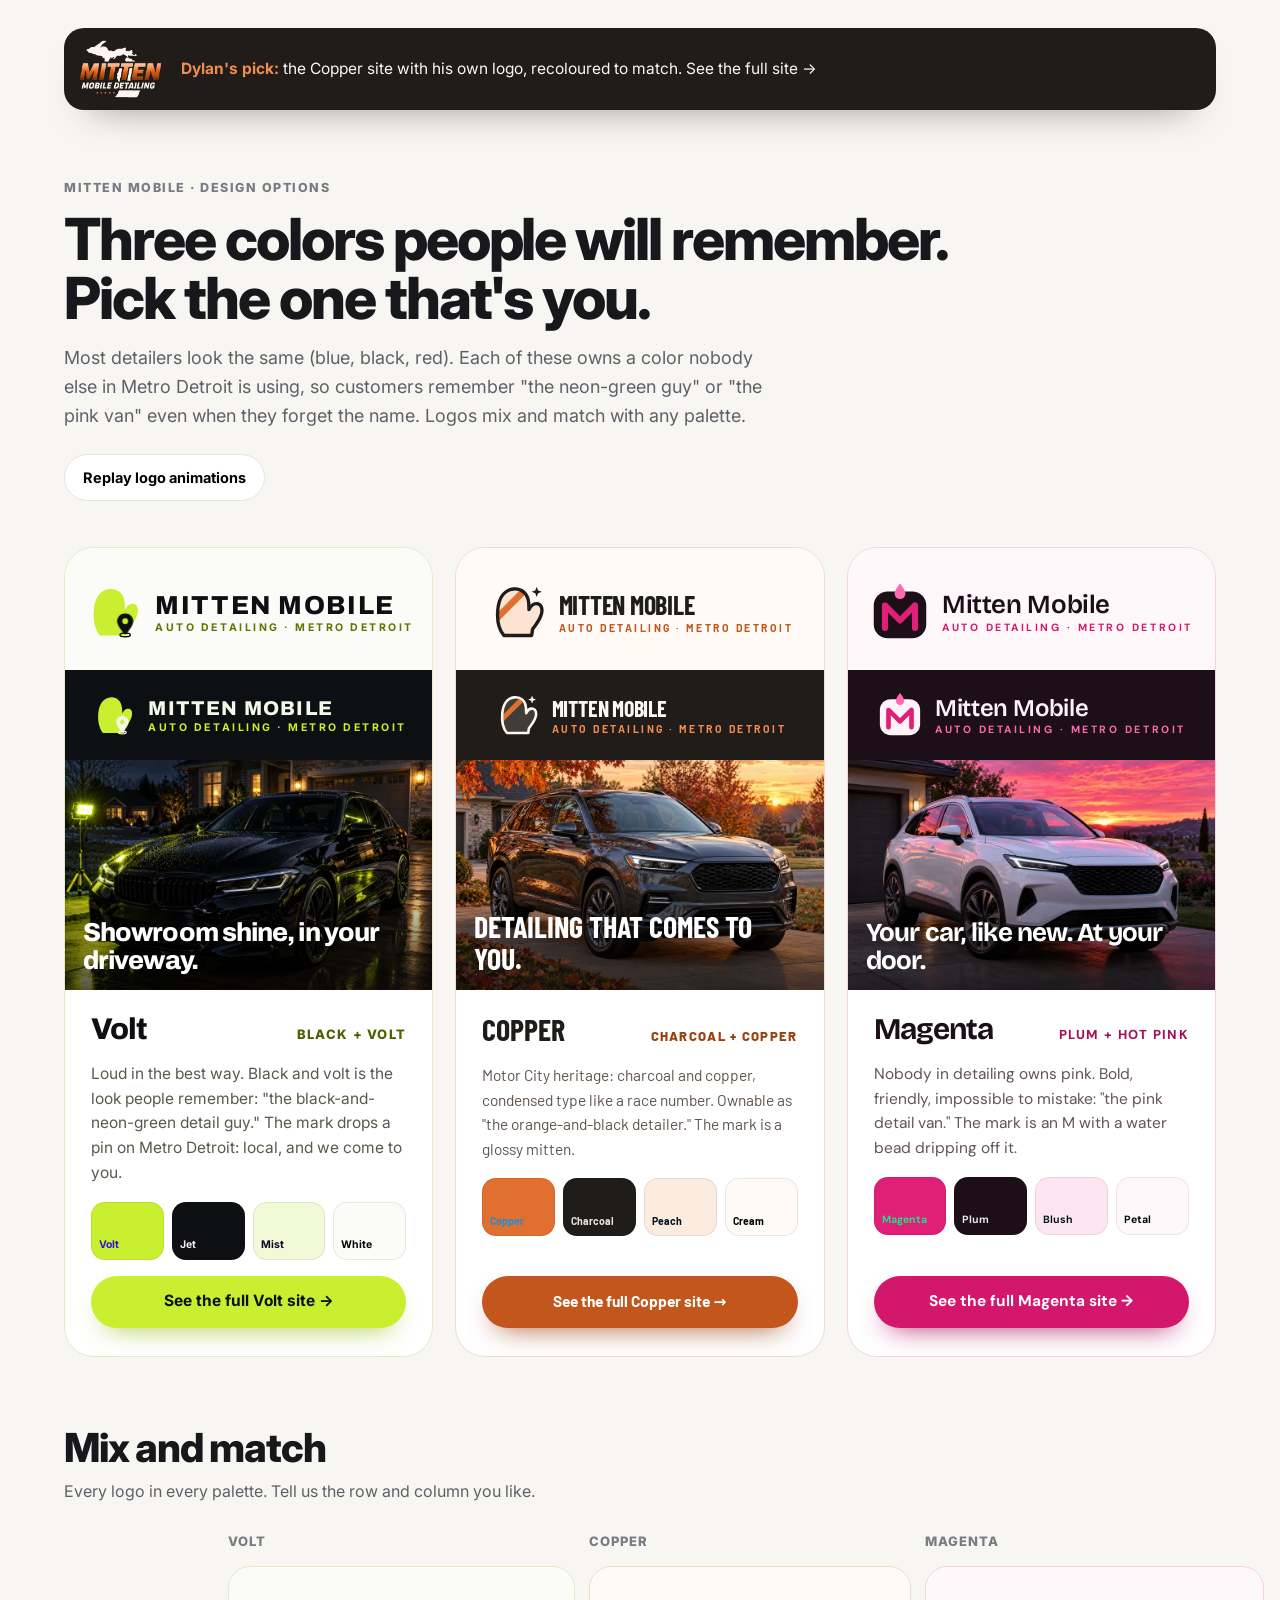
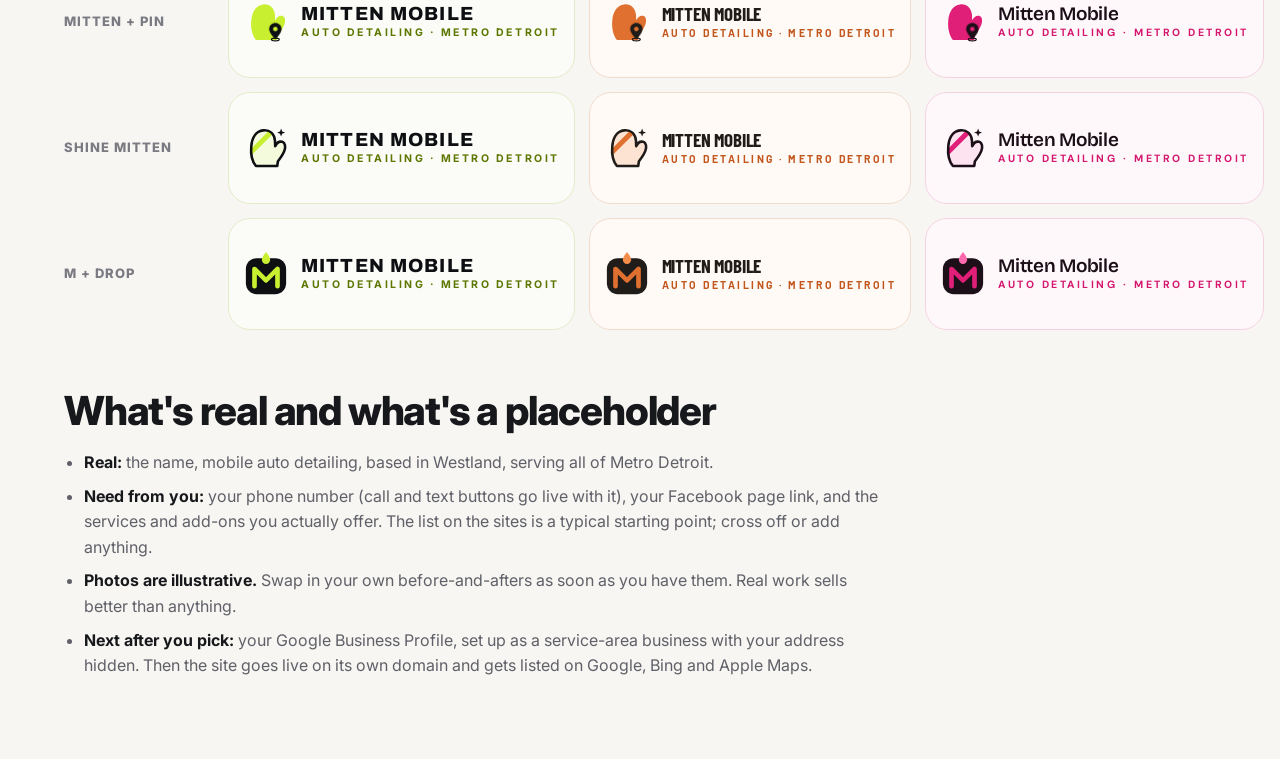
<file: index.html>
<!doctype html>
<html lang="en">
<head>
<meta charset="utf-8">
<meta name="viewport" content="width=device-width, initial-scale=1, viewport-fit=cover">
<meta name="robots" content="noindex, nofollow">
<meta name="theme-color" content="#17181c">
<title>Mitten Mobile | Pick a direction</title>
<meta name="description" content="Three website and logo directions for Mitten Mobile.">
<link rel="preconnect" href="https://fonts.googleapis.com"><link rel="preconnect" href="https://fonts.gstatic.com" crossorigin>
<link rel="stylesheet" href="https://fonts.googleapis.com/css2?family=Inter:wght@400;500;600;700;800&family=Archivo:wght@700;800&family=Barlow+Condensed:wght@700&family=Barlow:wght@500;700&family=Bricolage+Grotesque:opsz,wght@12..96,700;12..96,800&family=DM+Sans:wght@500;700&display=swap">
<link rel="stylesheet" href="styles.css">

<script>document.documentElement.classList.add('js')</script>
<script src="site.js" defer></script>
<style>
.chooser{--ink:#17181c;--muted:#5f6068;--line:#e6e4de;--surface:#f7f6f2;background:var(--surface);color:var(--ink);font-family:'Inter',system-ui,sans-serif}
.chooser .intro{padding:64px 0 28px}
.chooser .intro h1{font-family:'Inter',system-ui,sans-serif;font-weight:800;font-size:clamp(36px,5vw,58px);letter-spacing:-.035em;line-height:1.02;margin:10px 0 16px;text-transform:none}
.chooser .intro p{color:var(--muted);font-size:18px;max-width:700px}
.chooser .tag{font-size:12.5px;font-weight:800;letter-spacing:.12em;text-transform:uppercase;color:#7a7a82}
.chooser .tools{display:flex;gap:12px;flex-wrap:wrap;margin-top:24px}
.chooser .tools button{font:inherit;font-weight:700;font-size:14.5px;border:1.5px solid var(--line);background:#fff;border-radius:999px;padding:11px 18px;cursor:pointer;transition:border-color .2s,transform .2s}
.chooser .tools button:hover{border-color:var(--ink);transform:translateY(-1px)}
.options{display:grid;grid-template-columns:repeat(3,1fr);gap:22px;padding:18px 0 40px}
.opt{background:var(--card);border-radius:30px;overflow:hidden;border:1px solid var(--line);display:flex;flex-direction:column;font-family:var(--f-body);color:var(--ink);transition:transform .35s cubic-bezier(.2,.8,.2,1),box-shadow .35s}
.opt:hover{transform:translateY(-6px);box-shadow:0 40px 70px -45px rgba(0,0,0,.45)}
.opt .logo-light{background:var(--surface);padding:34px 22px 28px;display:flex;justify-content:center}
.opt .logo-light .brand .mark{width:60px;height:60px}
.opt .logo-light .wm-1{font-size:26px}
.opt .logo-dark{background:var(--ink);padding:22px;display:flex;justify-content:center}
.opt .thumb{position:relative;aspect-ratio:16/10;overflow:hidden}
.opt .thumb img{width:100%;height:100%;object-fit:cover;transition:transform 1s cubic-bezier(.2,.8,.2,1)}
.opt .thumb::after{content:"";position:absolute;inset:45% 0 0;background:linear-gradient(transparent,rgba(0,0,0,.66))}
.opt:hover .thumb img{transform:scale(1.05)}
.opt .thumb .hl{position:absolute;z-index:1;left:18px;right:18px;bottom:16px;font-family:var(--f-display);font-weight:var(--h-weight);font-size:26px;line-height:1.05;letter-spacing:var(--h-track);color:#fff}
.opt.p-copper .thumb .hl{text-transform:uppercase;font-size:30px}
.opt .thumb .hl em{font-style:normal}
.opt .body{padding:24px 26px 28px;display:flex;flex-direction:column;gap:16px;flex:1}
.opt .name{display:flex;align-items:baseline;justify-content:space-between;gap:10px}
.opt .name h2{font-family:var(--f-display);font-size:30px;letter-spacing:var(--h-track)}
.opt .name span{font-size:13px;font-weight:800;letter-spacing:.1em;text-transform:uppercase;color:var(--eyebrow)}
.opt .pitch{color:var(--muted);font-size:15.5px}
.sw{display:grid;grid-template-columns:repeat(4,1fr);gap:8px}
.sw div{border-radius:14px;height:58px;position:relative;box-shadow:inset 0 0 0 1px rgba(0,0,0,.08)}
.sw small{position:absolute;left:8px;bottom:6px;font-size:10.5px;font-weight:700;mix-blend-mode:difference;color:#fff}
.opt .btn{margin-top:auto;align-self:stretch}
.mix{padding:30px 0 20px}
.mix h2,.notes h2{font-family:'Inter',system-ui,sans-serif;font-weight:800;font-size:clamp(28px,3.4vw,40px);letter-spacing:-.03em;text-transform:none}
.mix>p,.notes>p{color:var(--muted);margin-top:10px;max-width:640px}
.grid3{display:grid;grid-template-columns:150px repeat(3,1fr);gap:14px;margin-top:26px}
.grid3 .hd{font-size:13px;font-weight:800;letter-spacing:.08em;text-transform:uppercase;color:#7a7a82;display:flex;align-items:center}
.grid3 .cell{border-radius:22px;background:var(--surface);border:1px solid var(--line);padding:22px 14px;display:flex;justify-content:center;align-items:center;font-family:var(--f-body);min-height:112px}
.grid3 .cell .mark{width:46px;height:46px}
.grid3 .cell .wm-1{font-size:19px}
.notes{padding:40px 0 80px}
.notes ul{margin:18px 0 0;padding-left:20px;color:var(--muted);display:grid;gap:8px;max-width:820px}
.notes strong{color:var(--ink)}
@media (max-width:980px){.options{grid-template-columns:1fr}.grid3{grid-template-columns:1fr 1fr 1fr}.grid3 .hd.row{grid-column:1/-1;margin-top:8px}.grid3 .hd.col{display:none}}
@media (max-width:640px){.grid3{grid-template-columns:1fr}.opt .logo-light .wm-1{font-size:22px}}
.phone.placeholder,.note{display:block;color:var(--on-dark-muted);font-style:italic}
.pick{display:flex;align-items:center;gap:18px;margin-top:28px;padding:12px 22px 12px 14px;border-radius:20px;background:#1f1c1a;color:#fff6ef;text-decoration:none;font-size:15.5px;box-shadow:0 20px 40px -28px rgba(0,0,0,.6);transition:transform .25s}
.pick:hover{transform:translateY(-2px)}
.pick img{height:58px;width:auto;flex:none}
.pick strong{color:#f28c4b}
</style>
</head>
<body class="chooser">
<main class="wrap">
<a class="pick" href="final.html"><img src="assets/logo-copper-on-dark.webp" alt="" width="1125" height="771"><span><strong>Dylan's pick:</strong> the Copper site with his own logo, recoloured to match. See the full site →</span></a>
<section class="intro"><span class="tag">Mitten Mobile · Design options</span>
<h1>Three colors people will remember.<br>Pick the one that's you.</h1>
<p>Most detailers look the same (blue, black, red). Each of these owns a color nobody else in Metro Detroit is using, so customers remember "the neon-green guy" or "the pink van" even when they forget the name. Logos mix and match with any palette.</p>
<div class="tools"><button type="button" data-replay="">Replay logo animations</button></div>
</section>
<section class="options"><article class="opt p-volt">
<div class="logo-light"><a class="brand" href="volt.html" aria-label="Open the Volt site"><svg class="mark mark-pin" viewBox="0 0 64 64" aria-hidden="true" focusable="false">
<path d="M18 57C13 51 10.5 41 11.5 30C12.5 17 18.5 8.5 28 7.5C37.5 6.5 43.5 12.5 44.5 22L44.8 29.5C47 24.8 50.8 22.3 54.6 23.4C58.6 24.6 59.6 30 57.6 35.6C55.6 41.4 51.6 46.4 48.6 50.4L47.6 57Z" style="fill:var(--l-main)"/>
<ellipse class="ring" cx="45" cy="56.4" rx="5.5" ry="1.9" fill="none" style="stroke:var(--l-ink)" stroke-width="1.6"/>
<g class="pin"><path d="M45 33.5c-4.8 0-8.6 3.7-8.6 8.2 0 6 8.6 14.3 8.6 14.3s8.6-8.3 8.6-14.3c0-4.5-3.8-8.2-8.6-8.2z" style="fill:var(--l-ink)"/>
<circle cx="45" cy="41.8" r="3.1" style="fill:var(--l-main)"/></g>
</svg><span class="wm"><span class="wm-1">Mitten Mobile</span><span class="wm-2">Auto Detailing · Metro Detroit</span></span></a></div>
<div class="logo-dark on-dark"><a class="brand" href="volt.html" aria-label="Open the Volt site"><svg class="mark mark-pin" viewBox="0 0 64 64" aria-hidden="true" focusable="false">
<path d="M18 57C13 51 10.5 41 11.5 30C12.5 17 18.5 8.5 28 7.5C37.5 6.5 43.5 12.5 44.5 22L44.8 29.5C47 24.8 50.8 22.3 54.6 23.4C58.6 24.6 59.6 30 57.6 35.6C55.6 41.4 51.6 46.4 48.6 50.4L47.6 57Z" style="fill:var(--l-main)"/>
<ellipse class="ring" cx="45" cy="56.4" rx="5.5" ry="1.9" fill="none" style="stroke:var(--l-ink)" stroke-width="1.6"/>
<g class="pin"><path d="M45 33.5c-4.8 0-8.6 3.7-8.6 8.2 0 6 8.6 14.3 8.6 14.3s8.6-8.3 8.6-14.3c0-4.5-3.8-8.2-8.6-8.2z" style="fill:var(--l-ink)"/>
<circle cx="45" cy="41.8" r="3.1" style="fill:var(--l-main)"/></g>
</svg><span class="wm"><span class="wm-1">Mitten Mobile</span><span class="wm-2">Auto Detailing · Metro Detroit</span></span></a></div>
<div class="thumb"><img src="assets/hero-volt-900.webp" width="900" height="672" loading="lazy" alt="Freshly detailed glossy black sedan in a driveway at night, lit by a work light"><div class="hl">Showroom shine, <em>in your driveway.</em></div></div>
<div class="body"><div class="name"><h2>Volt</h2><span>Black + volt</span></div>
<p class="pitch">Loud in the best way. Black and volt is the look people remember: &quot;the black-and-neon-green detail guy.&quot; The mark drops a pin on Metro Detroit: local, and we come to you.</p><div class="sw"><div style="background:#C8F031"><small>Volt</small></div><div style="background:#0D0F12"><small>Jet</small></div><div style="background:#F1F9D6"><small>Mist</small></div><div style="background:#FBFCF7"><small>White</small></div></div>
<a class="btn btn-primary" href="volt.html">See the full Volt site →</a></div>
</article><article class="opt p-copper">
<div class="logo-light"><a class="brand" href="copper.html" aria-label="Open the Copper site"><svg class="mark mark-shine" viewBox="0 0 64 64" aria-hidden="true" focusable="false">
<defs><clipPath id="mcopperc"><path d="M18 57C13 51 10.5 41 11.5 30C12.5 17 18.5 8.5 28 7.5C37.5 6.5 43.5 12.5 44.5 22L44.8 29.5C47 24.8 50.8 22.3 54.6 23.4C58.6 24.6 59.6 30 57.6 35.6C55.6 41.4 51.6 46.4 48.6 50.4L47.6 57Z"/></clipPath></defs>
<g clip-path="url(#mcopperc)"><rect width="64" height="64" style="fill:var(--l-soft)"/>
<path d="M-6 50 42 2h10L4 50Z" style="fill:var(--l-main)"/>
<path class="gleam" d="M-20 64 12 0h7L-13 64Z" fill="#fff" opacity=".85"/></g>
<path d="M18 57C13 51 10.5 41 11.5 30C12.5 17 18.5 8.5 28 7.5C37.5 6.5 43.5 12.5 44.5 22L44.8 29.5C47 24.8 50.8 22.3 54.6 23.4C58.6 24.6 59.6 30 57.6 35.6C55.6 41.4 51.6 46.4 48.6 50.4L47.6 57Z" fill="none" style="stroke:var(--l-ink)" stroke-width="3.6" stroke-linejoin="round"/>
<path class="spark" d="M53 5l1.5 4 4 1.5-4 1.5-1.5 4-1.5-4-4-1.5 4-1.5Z" style="fill:var(--l-ink)"/>
</svg><span class="wm"><span class="wm-1">Mitten Mobile</span><span class="wm-2">Auto Detailing · Metro Detroit</span></span></a></div>
<div class="logo-dark on-dark"><a class="brand" href="copper.html" aria-label="Open the Copper site"><svg class="mark mark-shine" viewBox="0 0 64 64" aria-hidden="true" focusable="false">
<defs><clipPath id="mcopperd"><path d="M18 57C13 51 10.5 41 11.5 30C12.5 17 18.5 8.5 28 7.5C37.5 6.5 43.5 12.5 44.5 22L44.8 29.5C47 24.8 50.8 22.3 54.6 23.4C58.6 24.6 59.6 30 57.6 35.6C55.6 41.4 51.6 46.4 48.6 50.4L47.6 57Z"/></clipPath></defs>
<g clip-path="url(#mcopperd)"><rect width="64" height="64" style="fill:var(--l-soft)"/>
<path d="M-6 50 42 2h10L4 50Z" style="fill:var(--l-main)"/>
<path class="gleam" d="M-20 64 12 0h7L-13 64Z" fill="#fff" opacity=".85"/></g>
<path d="M18 57C13 51 10.5 41 11.5 30C12.5 17 18.5 8.5 28 7.5C37.5 6.5 43.5 12.5 44.5 22L44.8 29.5C47 24.8 50.8 22.3 54.6 23.4C58.6 24.6 59.6 30 57.6 35.6C55.6 41.4 51.6 46.4 48.6 50.4L47.6 57Z" fill="none" style="stroke:var(--l-ink)" stroke-width="3.6" stroke-linejoin="round"/>
<path class="spark" d="M53 5l1.5 4 4 1.5-4 1.5-1.5 4-1.5-4-4-1.5 4-1.5Z" style="fill:var(--l-ink)"/>
</svg><span class="wm"><span class="wm-1">Mitten Mobile</span><span class="wm-2">Auto Detailing · Metro Detroit</span></span></a></div>
<div class="thumb"><img src="assets/hero-copper-900.webp" width="900" height="672" loading="lazy" alt="Freshly detailed charcoal SUV in a Michigan driveway in autumn light"><div class="hl">Detailing that <em>comes to you.</em></div></div>
<div class="body"><div class="name"><h2>Copper</h2><span>Charcoal + copper</span></div>
<p class="pitch">Motor City heritage: charcoal and copper, condensed type like a race number. Ownable as &quot;the orange-and-black detailer.&quot; The mark is a glossy mitten.</p><div class="sw"><div style="background:#E0702F"><small>Copper</small></div><div style="background:#1F1C1A"><small>Charcoal</small></div><div style="background:#FCEBDF"><small>Peach</small></div><div style="background:#FFFAF6"><small>Cream</small></div></div>
<a class="btn btn-primary" href="copper.html">See the full Copper site →</a></div>
</article><article class="opt p-magenta">
<div class="logo-light"><a class="brand" href="magenta.html" aria-label="Open the Magenta site"><svg class="mark mark-drop" viewBox="0 0 64 64" aria-hidden="true" focusable="false">
<rect x="4" y="10" width="56" height="50" rx="15" style="fill:var(--l-ink)"/>
<path class="mline" pathLength="100" d="M16 49V25l16 16 16-16v24" fill="none" style="stroke:var(--l-main)" stroke-width="6.5" stroke-linecap="round" stroke-linejoin="round"/>
<path class="drop" d="M32 1.5s-5.8 6.8-5.8 10.8a5.8 5.8 0 0 0 11.6 0c0-4-5.8-10.8-5.8-10.8z" style="fill:var(--l-hi)"/>
</svg><span class="wm"><span class="wm-1">Mitten Mobile</span><span class="wm-2">Auto Detailing · Metro Detroit</span></span></a></div>
<div class="logo-dark on-dark"><a class="brand" href="magenta.html" aria-label="Open the Magenta site"><svg class="mark mark-drop" viewBox="0 0 64 64" aria-hidden="true" focusable="false">
<rect x="4" y="10" width="56" height="50" rx="15" style="fill:var(--l-ink)"/>
<path class="mline" pathLength="100" d="M16 49V25l16 16 16-16v24" fill="none" style="stroke:var(--l-main)" stroke-width="6.5" stroke-linecap="round" stroke-linejoin="round"/>
<path class="drop" d="M32 1.5s-5.8 6.8-5.8 10.8a5.8 5.8 0 0 0 11.6 0c0-4-5.8-10.8-5.8-10.8z" style="fill:var(--l-hi)"/>
</svg><span class="wm"><span class="wm-1">Mitten Mobile</span><span class="wm-2">Auto Detailing · Metro Detroit</span></span></a></div>
<div class="thumb"><img src="assets/hero-magenta-900.webp" width="900" height="672" loading="lazy" alt="Freshly detailed white crossover reflecting a pink sunset"><div class="hl">Your car, <em>like new.</em> At your door.</div></div>
<div class="body"><div class="name"><h2>Magenta</h2><span>Plum + hot pink</span></div>
<p class="pitch">Nobody in detailing owns pink. Bold, friendly, impossible to mistake: &quot;the pink detail van.&quot; The mark is an M with a water bead dripping off it.</p><div class="sw"><div style="background:#E01F78"><small>Magenta</small></div><div style="background:#1C0F18"><small>Plum</small></div><div style="background:#FDE6F1"><small>Blush</small></div><div style="background:#FFF8FB"><small>Petal</small></div></div>
<a class="btn btn-primary" href="magenta.html">See the full Magenta site →</a></div>
</article></section>
<section class="mix"><h2>Mix and match</h2><p>Every logo in every palette. Tell us the row and column you like.</p>
<div class="grid3"><div class="hd col"></div><div class="hd col">Volt</div><div class="hd col">Copper</div><div class="hd col">Magenta</div><div class="hd row">Mitten + pin</div><div class="cell p-volt"><a class="brand" href="volt.html" aria-label="Mitten + pin logo in Volt"><svg class="mark mark-pin" viewBox="0 0 64 64" aria-hidden="true" focusable="false">
<path d="M18 57C13 51 10.5 41 11.5 30C12.5 17 18.5 8.5 28 7.5C37.5 6.5 43.5 12.5 44.5 22L44.8 29.5C47 24.8 50.8 22.3 54.6 23.4C58.6 24.6 59.6 30 57.6 35.6C55.6 41.4 51.6 46.4 48.6 50.4L47.6 57Z" style="fill:var(--l-main)"/>
<ellipse class="ring" cx="45" cy="56.4" rx="5.5" ry="1.9" fill="none" style="stroke:var(--l-ink)" stroke-width="1.6"/>
<g class="pin"><path d="M45 33.5c-4.8 0-8.6 3.7-8.6 8.2 0 6 8.6 14.3 8.6 14.3s8.6-8.3 8.6-14.3c0-4.5-3.8-8.2-8.6-8.2z" style="fill:var(--l-ink)"/>
<circle cx="45" cy="41.8" r="3.1" style="fill:var(--l-main)"/></g>
</svg><span class="wm"><span class="wm-1">Mitten Mobile</span><span class="wm-2">Auto Detailing · Metro Detroit</span></span></a></div><div class="cell p-copper"><a class="brand" href="copper.html" aria-label="Mitten + pin logo in Copper"><svg class="mark mark-pin" viewBox="0 0 64 64" aria-hidden="true" focusable="false">
<path d="M18 57C13 51 10.5 41 11.5 30C12.5 17 18.5 8.5 28 7.5C37.5 6.5 43.5 12.5 44.5 22L44.8 29.5C47 24.8 50.8 22.3 54.6 23.4C58.6 24.6 59.6 30 57.6 35.6C55.6 41.4 51.6 46.4 48.6 50.4L47.6 57Z" style="fill:var(--l-main)"/>
<ellipse class="ring" cx="45" cy="56.4" rx="5.5" ry="1.9" fill="none" style="stroke:var(--l-ink)" stroke-width="1.6"/>
<g class="pin"><path d="M45 33.5c-4.8 0-8.6 3.7-8.6 8.2 0 6 8.6 14.3 8.6 14.3s8.6-8.3 8.6-14.3c0-4.5-3.8-8.2-8.6-8.2z" style="fill:var(--l-ink)"/>
<circle cx="45" cy="41.8" r="3.1" style="fill:var(--l-main)"/></g>
</svg><span class="wm"><span class="wm-1">Mitten Mobile</span><span class="wm-2">Auto Detailing · Metro Detroit</span></span></a></div><div class="cell p-magenta"><a class="brand" href="magenta.html" aria-label="Mitten + pin logo in Magenta"><svg class="mark mark-pin" viewBox="0 0 64 64" aria-hidden="true" focusable="false">
<path d="M18 57C13 51 10.5 41 11.5 30C12.5 17 18.5 8.5 28 7.5C37.5 6.5 43.5 12.5 44.5 22L44.8 29.5C47 24.8 50.8 22.3 54.6 23.4C58.6 24.6 59.6 30 57.6 35.6C55.6 41.4 51.6 46.4 48.6 50.4L47.6 57Z" style="fill:var(--l-main)"/>
<ellipse class="ring" cx="45" cy="56.4" rx="5.5" ry="1.9" fill="none" style="stroke:var(--l-ink)" stroke-width="1.6"/>
<g class="pin"><path d="M45 33.5c-4.8 0-8.6 3.7-8.6 8.2 0 6 8.6 14.3 8.6 14.3s8.6-8.3 8.6-14.3c0-4.5-3.8-8.2-8.6-8.2z" style="fill:var(--l-ink)"/>
<circle cx="45" cy="41.8" r="3.1" style="fill:var(--l-main)"/></g>
</svg><span class="wm"><span class="wm-1">Mitten Mobile</span><span class="wm-2">Auto Detailing · Metro Detroit</span></span></a></div><div class="hd row">Shine mitten</div><div class="cell p-volt"><a class="brand" href="volt.html" aria-label="Shine mitten logo in Volt"><svg class="mark mark-shine" viewBox="0 0 64 64" aria-hidden="true" focusable="false">
<defs><clipPath id="mxshinevolt"><path d="M18 57C13 51 10.5 41 11.5 30C12.5 17 18.5 8.5 28 7.5C37.5 6.5 43.5 12.5 44.5 22L44.8 29.5C47 24.8 50.8 22.3 54.6 23.4C58.6 24.6 59.6 30 57.6 35.6C55.6 41.4 51.6 46.4 48.6 50.4L47.6 57Z"/></clipPath></defs>
<g clip-path="url(#mxshinevolt)"><rect width="64" height="64" style="fill:var(--l-soft)"/>
<path d="M-6 50 42 2h10L4 50Z" style="fill:var(--l-main)"/>
<path class="gleam" d="M-20 64 12 0h7L-13 64Z" fill="#fff" opacity=".85"/></g>
<path d="M18 57C13 51 10.5 41 11.5 30C12.5 17 18.5 8.5 28 7.5C37.5 6.5 43.5 12.5 44.5 22L44.8 29.5C47 24.8 50.8 22.3 54.6 23.4C58.6 24.6 59.6 30 57.6 35.6C55.6 41.4 51.6 46.4 48.6 50.4L47.6 57Z" fill="none" style="stroke:var(--l-ink)" stroke-width="3.6" stroke-linejoin="round"/>
<path class="spark" d="M53 5l1.5 4 4 1.5-4 1.5-1.5 4-1.5-4-4-1.5 4-1.5Z" style="fill:var(--l-ink)"/>
</svg><span class="wm"><span class="wm-1">Mitten Mobile</span><span class="wm-2">Auto Detailing · Metro Detroit</span></span></a></div><div class="cell p-copper"><a class="brand" href="copper.html" aria-label="Shine mitten logo in Copper"><svg class="mark mark-shine" viewBox="0 0 64 64" aria-hidden="true" focusable="false">
<defs><clipPath id="mxshinecopper"><path d="M18 57C13 51 10.5 41 11.5 30C12.5 17 18.5 8.5 28 7.5C37.5 6.5 43.5 12.5 44.5 22L44.8 29.5C47 24.8 50.8 22.3 54.6 23.4C58.6 24.6 59.6 30 57.6 35.6C55.6 41.4 51.6 46.4 48.6 50.4L47.6 57Z"/></clipPath></defs>
<g clip-path="url(#mxshinecopper)"><rect width="64" height="64" style="fill:var(--l-soft)"/>
<path d="M-6 50 42 2h10L4 50Z" style="fill:var(--l-main)"/>
<path class="gleam" d="M-20 64 12 0h7L-13 64Z" fill="#fff" opacity=".85"/></g>
<path d="M18 57C13 51 10.5 41 11.5 30C12.5 17 18.5 8.5 28 7.5C37.5 6.5 43.5 12.5 44.5 22L44.8 29.5C47 24.8 50.8 22.3 54.6 23.4C58.6 24.6 59.6 30 57.6 35.6C55.6 41.4 51.6 46.4 48.6 50.4L47.6 57Z" fill="none" style="stroke:var(--l-ink)" stroke-width="3.6" stroke-linejoin="round"/>
<path class="spark" d="M53 5l1.5 4 4 1.5-4 1.5-1.5 4-1.5-4-4-1.5 4-1.5Z" style="fill:var(--l-ink)"/>
</svg><span class="wm"><span class="wm-1">Mitten Mobile</span><span class="wm-2">Auto Detailing · Metro Detroit</span></span></a></div><div class="cell p-magenta"><a class="brand" href="magenta.html" aria-label="Shine mitten logo in Magenta"><svg class="mark mark-shine" viewBox="0 0 64 64" aria-hidden="true" focusable="false">
<defs><clipPath id="mxshinemagenta"><path d="M18 57C13 51 10.5 41 11.5 30C12.5 17 18.5 8.5 28 7.5C37.5 6.5 43.5 12.5 44.5 22L44.8 29.5C47 24.8 50.8 22.3 54.6 23.4C58.6 24.6 59.6 30 57.6 35.6C55.6 41.4 51.6 46.4 48.6 50.4L47.6 57Z"/></clipPath></defs>
<g clip-path="url(#mxshinemagenta)"><rect width="64" height="64" style="fill:var(--l-soft)"/>
<path d="M-6 50 42 2h10L4 50Z" style="fill:var(--l-main)"/>
<path class="gleam" d="M-20 64 12 0h7L-13 64Z" fill="#fff" opacity=".85"/></g>
<path d="M18 57C13 51 10.5 41 11.5 30C12.5 17 18.5 8.5 28 7.5C37.5 6.5 43.5 12.5 44.5 22L44.8 29.5C47 24.8 50.8 22.3 54.6 23.4C58.6 24.6 59.6 30 57.6 35.6C55.6 41.4 51.6 46.4 48.6 50.4L47.6 57Z" fill="none" style="stroke:var(--l-ink)" stroke-width="3.6" stroke-linejoin="round"/>
<path class="spark" d="M53 5l1.5 4 4 1.5-4 1.5-1.5 4-1.5-4-4-1.5 4-1.5Z" style="fill:var(--l-ink)"/>
</svg><span class="wm"><span class="wm-1">Mitten Mobile</span><span class="wm-2">Auto Detailing · Metro Detroit</span></span></a></div><div class="hd row">M + drop</div><div class="cell p-volt"><a class="brand" href="volt.html" aria-label="M + drop logo in Volt"><svg class="mark mark-drop" viewBox="0 0 64 64" aria-hidden="true" focusable="false">
<rect x="4" y="10" width="56" height="50" rx="15" style="fill:var(--l-ink)"/>
<path class="mline" pathLength="100" d="M16 49V25l16 16 16-16v24" fill="none" style="stroke:var(--l-main)" stroke-width="6.5" stroke-linecap="round" stroke-linejoin="round"/>
<path class="drop" d="M32 1.5s-5.8 6.8-5.8 10.8a5.8 5.8 0 0 0 11.6 0c0-4-5.8-10.8-5.8-10.8z" style="fill:var(--l-hi)"/>
</svg><span class="wm"><span class="wm-1">Mitten Mobile</span><span class="wm-2">Auto Detailing · Metro Detroit</span></span></a></div><div class="cell p-copper"><a class="brand" href="copper.html" aria-label="M + drop logo in Copper"><svg class="mark mark-drop" viewBox="0 0 64 64" aria-hidden="true" focusable="false">
<rect x="4" y="10" width="56" height="50" rx="15" style="fill:var(--l-ink)"/>
<path class="mline" pathLength="100" d="M16 49V25l16 16 16-16v24" fill="none" style="stroke:var(--l-main)" stroke-width="6.5" stroke-linecap="round" stroke-linejoin="round"/>
<path class="drop" d="M32 1.5s-5.8 6.8-5.8 10.8a5.8 5.8 0 0 0 11.6 0c0-4-5.8-10.8-5.8-10.8z" style="fill:var(--l-hi)"/>
</svg><span class="wm"><span class="wm-1">Mitten Mobile</span><span class="wm-2">Auto Detailing · Metro Detroit</span></span></a></div><div class="cell p-magenta"><a class="brand" href="magenta.html" aria-label="M + drop logo in Magenta"><svg class="mark mark-drop" viewBox="0 0 64 64" aria-hidden="true" focusable="false">
<rect x="4" y="10" width="56" height="50" rx="15" style="fill:var(--l-ink)"/>
<path class="mline" pathLength="100" d="M16 49V25l16 16 16-16v24" fill="none" style="stroke:var(--l-main)" stroke-width="6.5" stroke-linecap="round" stroke-linejoin="round"/>
<path class="drop" d="M32 1.5s-5.8 6.8-5.8 10.8a5.8 5.8 0 0 0 11.6 0c0-4-5.8-10.8-5.8-10.8z" style="fill:var(--l-hi)"/>
</svg><span class="wm"><span class="wm-1">Mitten Mobile</span><span class="wm-2">Auto Detailing · Metro Detroit</span></span></a></div></div></section>
<section class="notes"><h2>What's real and what's a placeholder</h2>
<ul>
<li><strong>Real:</strong> the name, mobile auto detailing, based in Westland, serving all of Metro Detroit.</li>
<li><strong>Need from you:</strong> your phone number (call and text buttons go live with it), your Facebook page link, and the services and add-ons you actually offer. The list on the sites is a typical starting point; cross off or add anything.</li>
<li><strong>Photos are illustrative.</strong> Swap in your own before-and-afters as soon as you have them. Real work sells better than anything.</li>
<li><strong>Next after you pick:</strong> your Google Business Profile, set up as a service-area business with your address hidden. Then the site goes live on its own domain and gets listed on Google, Bing and Apple Maps.</li>
</ul></section>
</main>
</body>
</html>
</file>
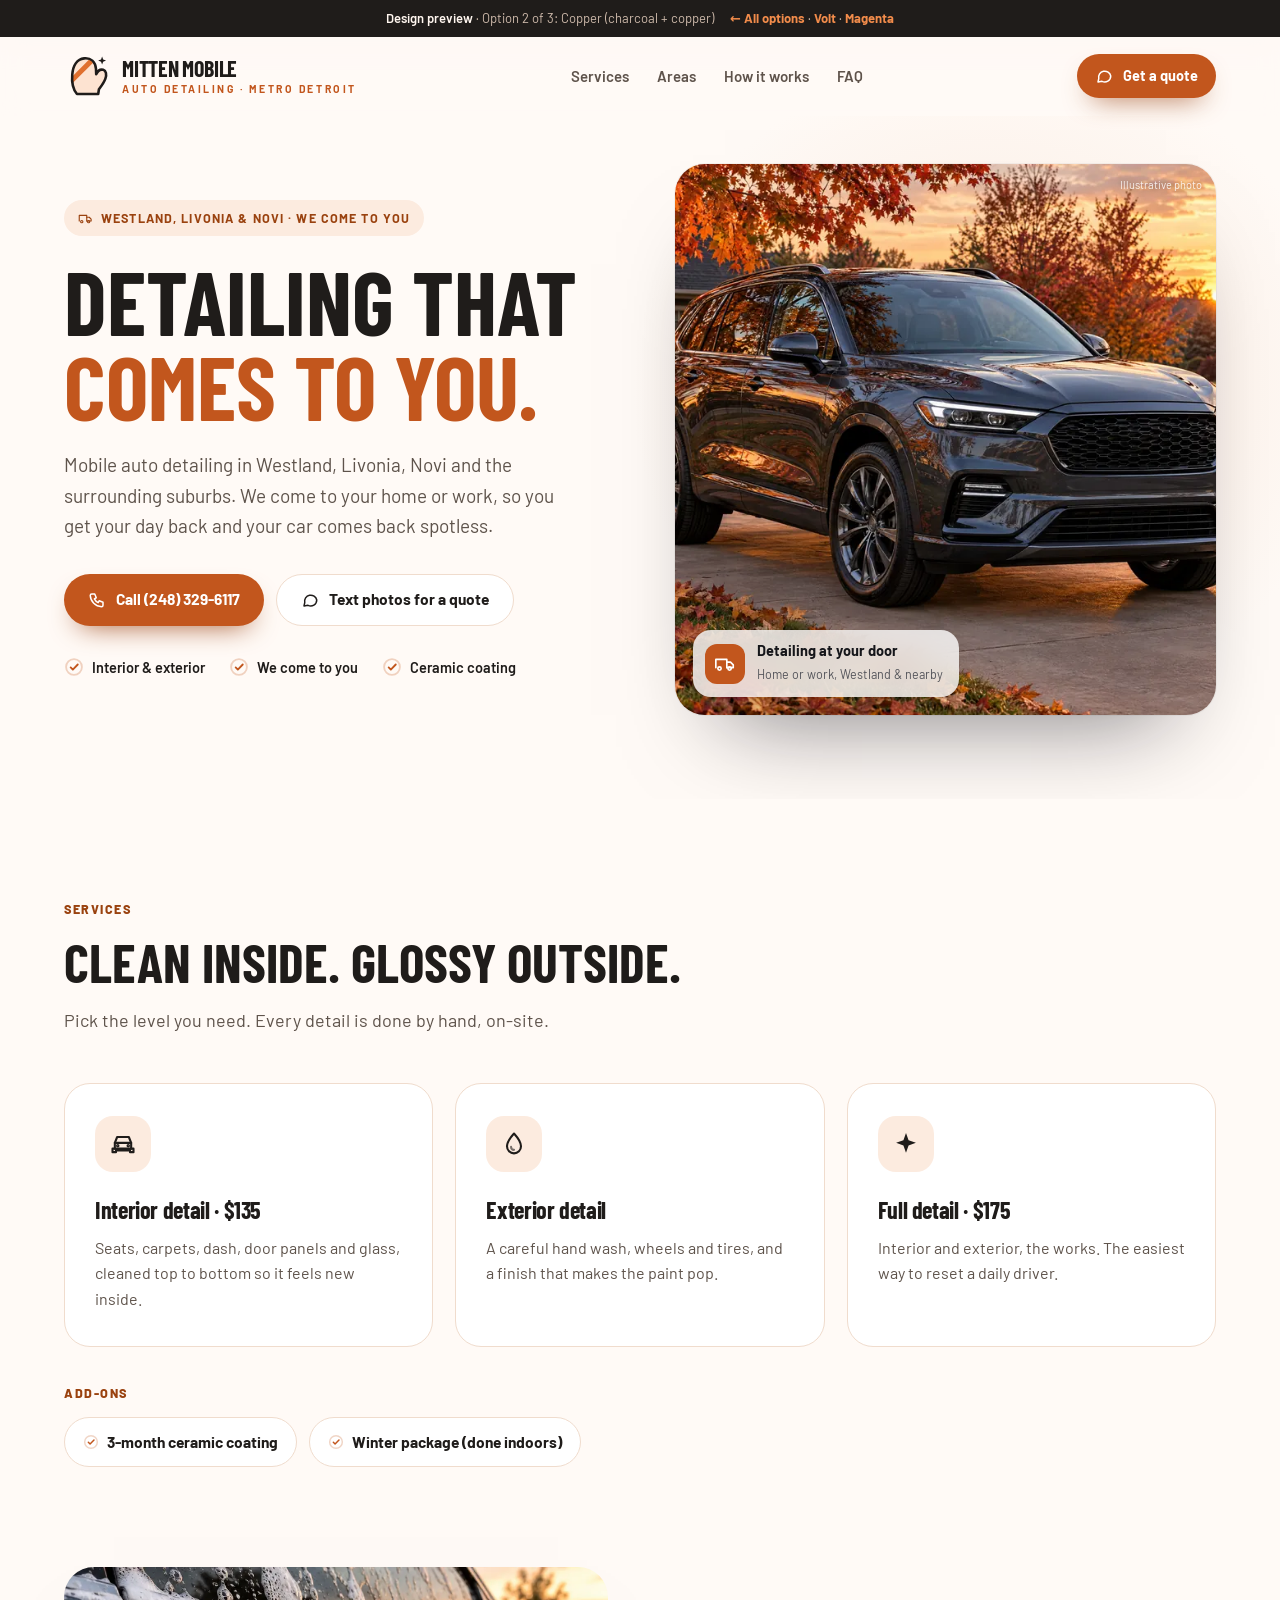
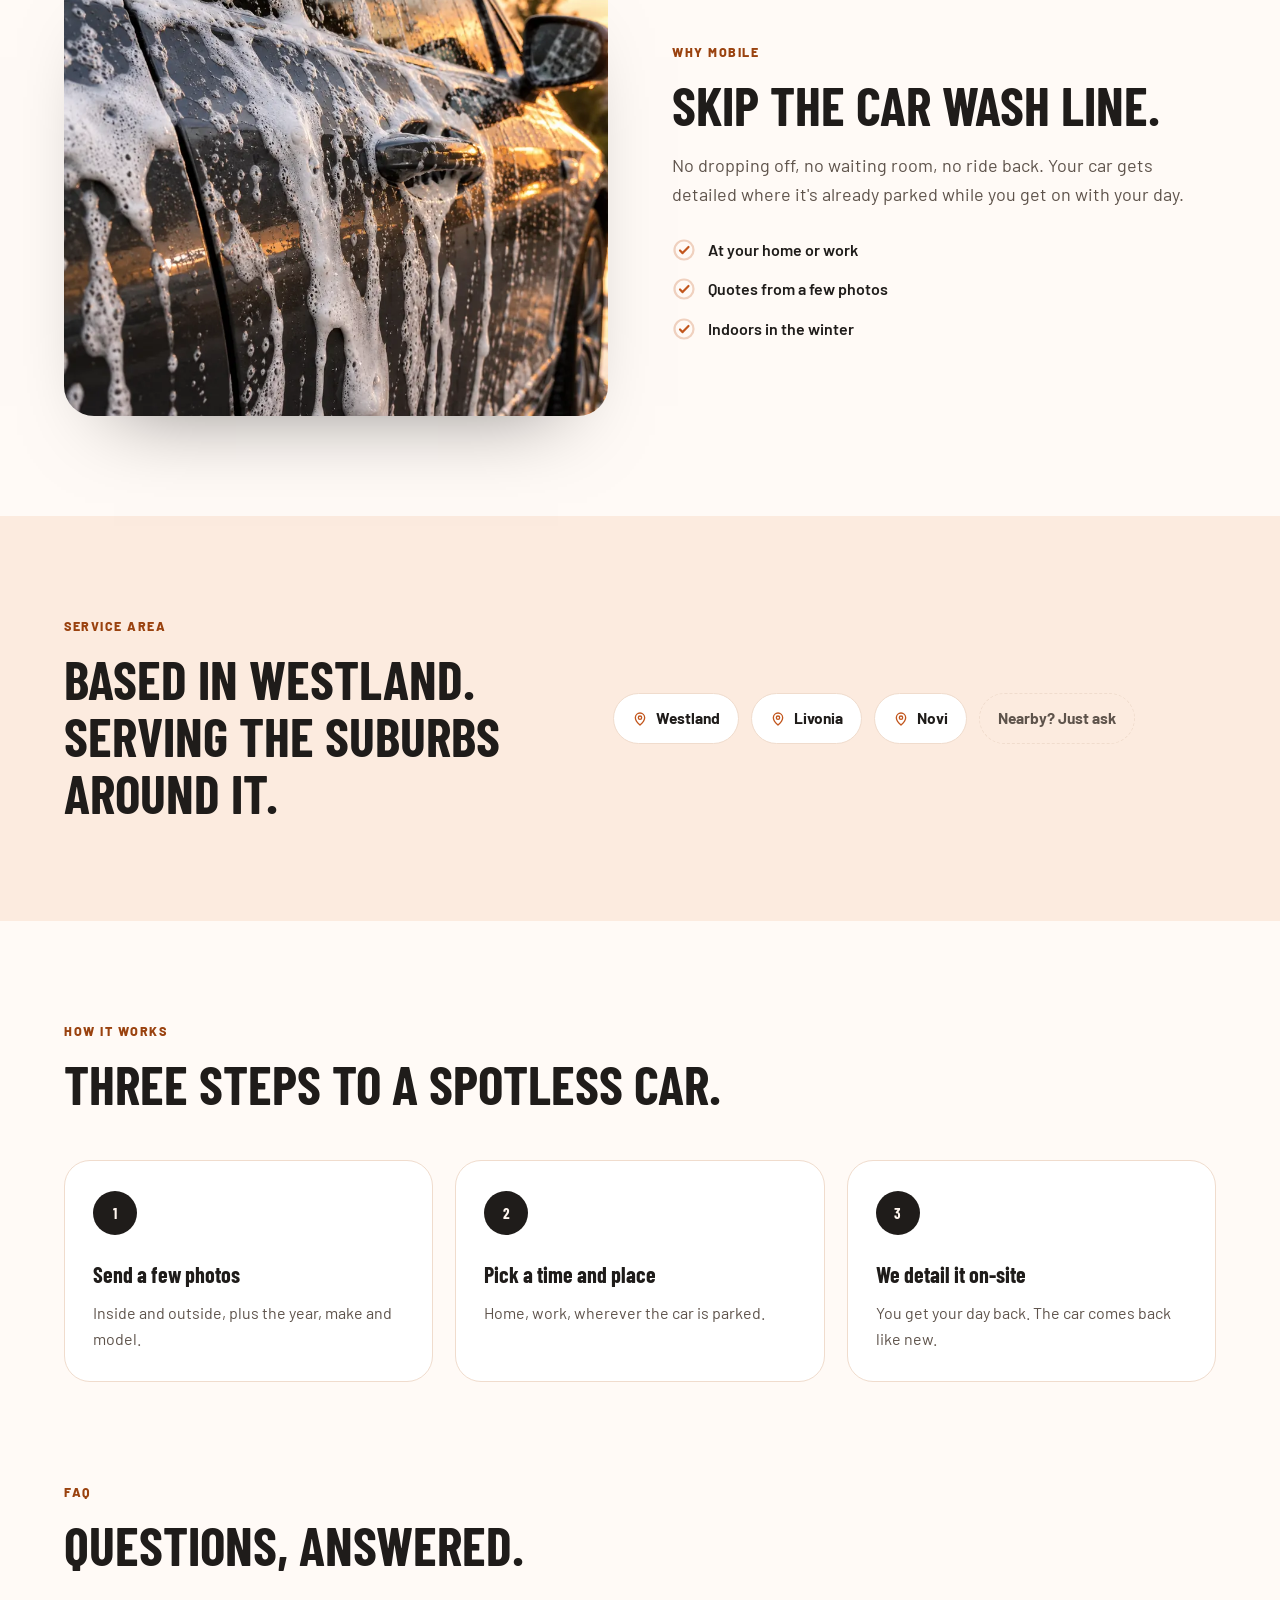
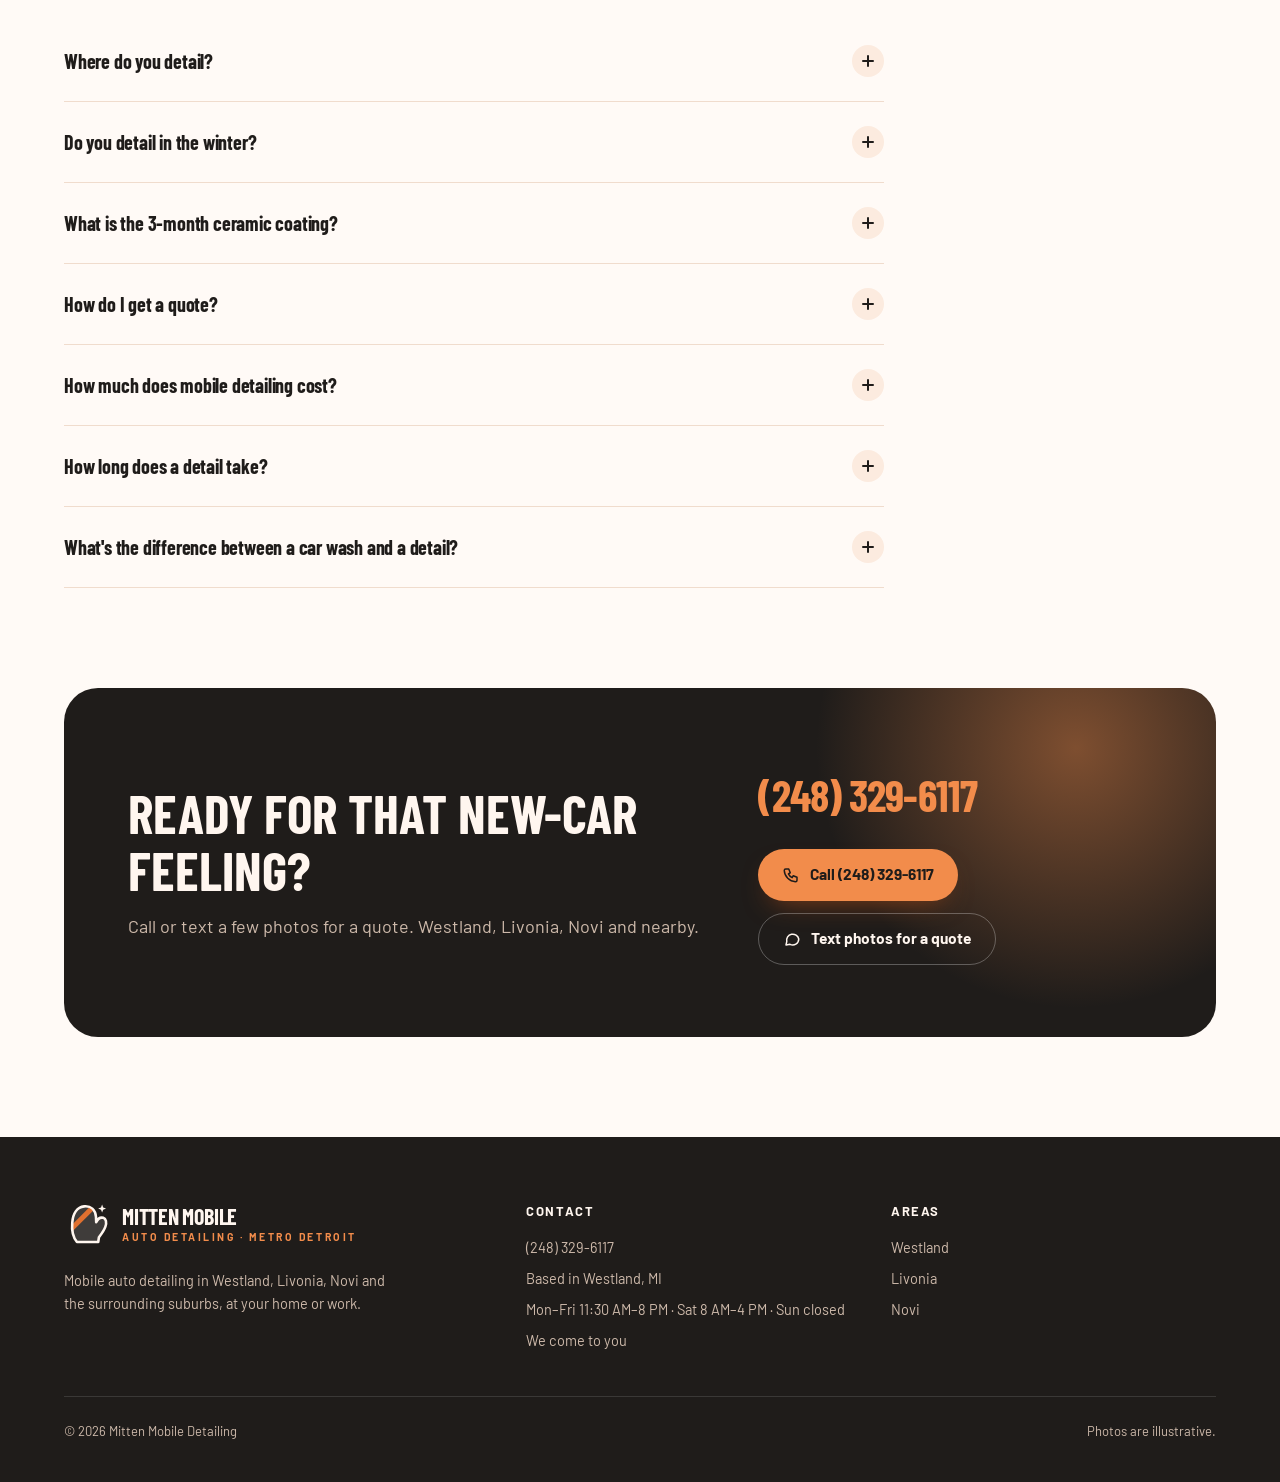
<file: copper.html>
<!doctype html>
<html lang="en">
<head>
<meta charset="utf-8">
<meta name="viewport" content="width=device-width, initial-scale=1, viewport-fit=cover">
<meta name="robots" content="noindex, nofollow">
<meta name="theme-color" content="#1f1c1a">
<title>Mitten Mobile Detailing | Mobile Auto Detailing in Westland, Livonia &amp; Novi</title>
<meta name="description" content="Mobile car detailing that comes to you in Westland, Livonia, Novi and the surrounding suburbs. Interior, exterior and full details, ceramic coating, and an indoor winter package.">
<link rel="preconnect" href="https://fonts.googleapis.com"><link rel="preconnect" href="https://fonts.gstatic.com" crossorigin>
<link rel="stylesheet" href="https://fonts.googleapis.com/css2?family=Barlow+Condensed:wght@600;700&family=Barlow:wght@400;500;600;700&display=swap">
<link rel="stylesheet" href="styles.css">
<link rel="preload" as="image" href="assets/hero-copper-900.webp" fetchpriority="high">
<script>document.documentElement.classList.add('js')</script>
<script src="site.js" defer></script>
<script type="application/ld+json">{"@context": "https://schema.org", "@type": "AutoWash", "name": "Mitten Mobile Detailing", "description": "Mobile auto detailing based in Westland, Michigan, serving Livonia, Novi and the surrounding suburbs: interior, exterior and full details, a 3-month ceramic coating, and an indoor winter package.", "address": {"@type": "PostalAddress", "addressLocality": "Westland", "addressRegion": "MI", "addressCountry": "US"}, "areaServed": [{"@type": "City", "name": "Westland"}, {"@type": "City", "name": "Livonia"}, {"@type": "City", "name": "Novi"}], "openingHoursSpecification": [{"@type": "OpeningHoursSpecification", "dayOfWeek": ["Monday", "Tuesday", "Wednesday", "Thursday", "Friday"], "opens": "11:30", "closes": "20:00"}, {"@type": "OpeningHoursSpecification", "dayOfWeek": ["Saturday"], "opens": "08:00", "closes": "16:00"}], "knowsAbout": ["Mobile auto detailing", "Interior detail", "Exterior detail", "Full detail", "3-month ceramic coating", "Winter package (done indoors)"], "telephone": "+12483296117"}</script>
<script type="application/ld+json">{"@context": "https://schema.org", "@type": "FAQPage", "mainEntity": [{"@type": "Question", "name": "Where do you detail?", "acceptedAnswer": {"@type": "Answer", "text": "Mitten Mobile Detailing is based in Westland and serves Livonia, Novi and the surrounding suburbs. We come to your home or work, wherever the car is parked (with the property owner's OK). Not sure if you're in range? Just ask."}}, {"@type": "Question", "name": "Do you detail in the winter?", "acceptedAnswer": {"@type": "Answer", "text": "Yes. The winter package is done indoors, so nothing freezes, and your car still gets the full treatment when it's cold out."}}, {"@type": "Question", "name": "What is the 3-month ceramic coating?", "acceptedAnswer": {"@type": "Answer", "text": "An affordable ceramic coating that protects your paint and keeps it glossy, with water beading right off, for about three months. A great way to keep that freshly detailed look between details."}}, {"@type": "Question", "name": "How do I get a quote?", "acceptedAnswer": {"@type": "Answer", "text": "Send a few photos of the inside and outside of your car, plus the year, make and model. That's enough for an accurate quote."}}, {"@type": "Question", "name": "How much does mobile detailing cost?", "acceptedAnswer": {"@type": "Answer", "text": "An interior detail is $135, and the full interior and exterior package is $175. Ask about the 3-month ceramic coating and the winter package. Call or text (248) 329-6117 with a few photos for an exact quote."}}, {"@type": "Question", "name": "How long does a detail take?", "acceptedAnswer": {"@type": "Answer", "text": "It depends on the size of the vehicle and its condition. You'll get a time estimate with your quote."}}, {"@type": "Question", "name": "What's the difference between a car wash and a detail?", "acceptedAnswer": {"@type": "Answer", "text": "A wash cleans the surface. A detail goes further, inside and out: seats, carpets, glass, wheels and the paint finish, done by hand."}}]}</script>
</head>
<body class="p-copper">
<a class="skip" href="#main">Skip to content</a>
<div class="preview-bar"><span><strong>Design preview</strong> · Option 2 of 3: Copper (charcoal + copper)</span><span><a href="index.html">← All options</a> · <a href="volt.html">Volt</a> · <a href="magenta.html">Magenta</a></span></div>
<header class="top"><div class="wrap">
<a class="brand" href="#top" aria-label="Mitten Mobile home"><svg class="mark mark-shine" viewBox="0 0 64 64" aria-hidden="true" focusable="false">
<defs><clipPath id="mcopperh"><path d="M18 57C13 51 10.5 41 11.5 30C12.5 17 18.5 8.5 28 7.5C37.5 6.5 43.5 12.5 44.5 22L44.8 29.5C47 24.8 50.8 22.3 54.6 23.4C58.6 24.6 59.6 30 57.6 35.6C55.6 41.4 51.6 46.4 48.6 50.4L47.6 57Z"/></clipPath></defs>
<g clip-path="url(#mcopperh)"><rect width="64" height="64" style="fill:var(--l-soft)"/>
<path d="M-6 50 42 2h10L4 50Z" style="fill:var(--l-main)"/>
<path class="gleam" d="M-20 64 12 0h7L-13 64Z" fill="#fff" opacity=".85"/></g>
<path d="M18 57C13 51 10.5 41 11.5 30C12.5 17 18.5 8.5 28 7.5C37.5 6.5 43.5 12.5 44.5 22L44.8 29.5C47 24.8 50.8 22.3 54.6 23.4C58.6 24.6 59.6 30 57.6 35.6C55.6 41.4 51.6 46.4 48.6 50.4L47.6 57Z" fill="none" style="stroke:var(--l-ink)" stroke-width="3.6" stroke-linejoin="round"/>
<path class="spark" d="M53 5l1.5 4 4 1.5-4 1.5-1.5 4-1.5-4-4-1.5 4-1.5Z" style="fill:var(--l-ink)"/>
</svg><span class="wm"><span class="wm-1">Mitten Mobile</span><span class="wm-2">Auto Detailing · Metro Detroit</span></span></a>
<nav class="main-nav" aria-label="Main"><a href="#services">Services</a><a href="#areas">Areas</a><a href="#how">How it works</a><a href="#faq">FAQ</a></nav>
<a class="btn btn-primary btn-sm" href="#quote"><svg viewBox="0 0 24 24" fill="none" stroke="currentColor" stroke-width="2" stroke-linecap="round" stroke-linejoin="round" aria-hidden="true"><path d="M21 12a8 8 0 0 1-11.6 7.1L4 20l1-4.6A8 8 0 1 1 21 12Z"/></svg>Get a quote</a>
</div></header>
<main id="main">
<section class="hero" id="top"><div class="wrap">
<div class="hero-copy">
<span class="eyebrow reveal"><svg viewBox="0 0 24 24" fill="none" stroke="currentColor" stroke-width="1.8" stroke-linecap="round" stroke-linejoin="round" aria-hidden="true"><path d="M2 16V7h12v9"/><path d="M14 10h4l3 3v3h-7"/><circle cx="6" cy="17" r="1.8"/><circle cx="17" cy="17" r="1.8"/></svg><span><span class="long">Westland, Livonia &amp; Novi</span><span class="short">Westland &amp; nearby</span> · We come to you</span></span>
<h1 class="reveal d1">Detailing that <em>comes to you.</em></h1>
<p class="lede reveal d2">Mobile auto detailing in Westland, Livonia, Novi and the surrounding suburbs. We come to your home or work, so you get your day back and your car comes back spotless.</p>
<div class="cta-row reveal d2"><a class="btn btn-primary" href="tel:+12483296117"><svg viewBox="0 0 24 24" fill="none" stroke="currentColor" stroke-width="2" stroke-linecap="round" stroke-linejoin="round" aria-hidden="true"><path d="M5 4h4l2 5-2.5 1.5a11 11 0 0 0 5 5L15 13l5 2v4a2 2 0 0 1-2 2A16 16 0 0 1 3 6a2 2 0 0 1 2-2"/></svg>Call (248) 329-6117</a><a class="btn btn-ghost" href="sms:+12483296117"><svg viewBox="0 0 24 24" fill="none" stroke="currentColor" stroke-width="2" stroke-linecap="round" stroke-linejoin="round" aria-hidden="true"><path d="M21 12a8 8 0 0 1-11.6 7.1L4 20l1-4.6A8 8 0 1 1 21 12Z"/></svg>Text photos for a quote</a></div>
<ul class="ticks reveal d2"><li><svg viewBox="0 0 24 24" fill="none" stroke="currentColor" stroke-width="2.2" stroke-linecap="round" stroke-linejoin="round" aria-hidden="true"><circle cx="12" cy="12" r="9.5" opacity=".25"/><path d="m8 12.5 2.6 2.6L16.5 9"/></svg>Interior &amp; exterior</li><li><svg viewBox="0 0 24 24" fill="none" stroke="currentColor" stroke-width="2.2" stroke-linecap="round" stroke-linejoin="round" aria-hidden="true"><circle cx="12" cy="12" r="9.5" opacity=".25"/><path d="m8 12.5 2.6 2.6L16.5 9"/></svg>We come to you</li><li><svg viewBox="0 0 24 24" fill="none" stroke="currentColor" stroke-width="2.2" stroke-linecap="round" stroke-linejoin="round" aria-hidden="true"><circle cx="12" cy="12" r="9.5" opacity=".25"/><path d="m8 12.5 2.6 2.6L16.5 9"/></svg>Ceramic coating</li></ul>
</div>
<figure class="hero-media reveal">
<img src="assets/hero-copper-900.webp" srcset="assets/hero-copper-900.webp 900w, assets/hero-copper-1600.webp 1600w" sizes="(max-width: 980px) 100vw, 560px" width="1600" height="1195" alt="Freshly detailed charcoal SUV in a Michigan driveway in autumn light" fetchpriority="high">
<div class="float-card"><span class="fc-icon"><svg viewBox="0 0 24 24" fill="none" stroke="currentColor" stroke-width="1.8" stroke-linecap="round" stroke-linejoin="round" aria-hidden="true"><path d="M2 16V7h12v9"/><path d="M14 10h4l3 3v3h-7"/><circle cx="6" cy="17" r="1.8"/><circle cx="17" cy="17" r="1.8"/></svg></span><div><strong>Detailing at your door</strong><span>Home or work, Westland &amp; nearby</span></div></div>
<figcaption>Illustrative photo</figcaption>
</figure>
</div></section>

<section class="section" id="services"><div class="wrap">
<div class="section-head reveal"><p class="kicker">Services</p><h2>Clean inside. Glossy outside.</h2><p>Pick the level you need. Every detail is done by hand, on-site.</p></div>
<div class="cards"><article class="card reveal"><div class="ic"><svg viewBox="0 0 24 24" fill="none" stroke="currentColor" stroke-width="1.8" stroke-linecap="round" stroke-linejoin="round" aria-hidden="true"><path d="M5 16V11l2-5h10l2 5v5"/><path d="M3 16h18v3h-3v-1.5H6V19H3z"/><path d="M5 11h14"/><circle cx="7.5" cy="13.5" r=".6"/><circle cx="16.5" cy="13.5" r=".6"/></svg></div><h3>Interior detail · $135</h3><p>Seats, carpets, dash, door panels and glass, cleaned top to bottom so it feels new inside.</p></article><article class="card reveal d1"><div class="ic"><svg viewBox="0 0 24 24" fill="none" stroke="currentColor" stroke-width="1.8" stroke-linecap="round" stroke-linejoin="round" aria-hidden="true"><path d="M12 3s-6 6.6-6 11a6 6 0 0 0 12 0c0-4.4-6-11-6-11z"/><path d="M9.5 14.5a2.6 2.6 0 0 0 2.5 2.5" opacity=".6"/></svg></div><h3>Exterior detail</h3><p>A careful hand wash, wheels and tires, and a finish that makes the paint pop.</p></article><article class="card reveal d2"><div class="ic"><svg viewBox="0 0 24 24" fill="currentColor" aria-hidden="true"><path d="M12 2.5l2.2 6.3 6.3 2.2-6.3 2.2L12 19.5l-2.2-6.3L3.5 11l6.3-2.2Z"/></svg></div><h3>Full detail · $175</h3><p>Interior and exterior, the works. The easiest way to reset a daily driver.</p></article></div>
<div class="specialty reveal"><p class="kicker">Add-ons</p><div class="pills"><span class="pill"><svg viewBox="0 0 24 24" fill="none" stroke="currentColor" stroke-width="2.2" stroke-linecap="round" stroke-linejoin="round" aria-hidden="true"><circle cx="12" cy="12" r="9.5" opacity=".25"/><path d="m8 12.5 2.6 2.6L16.5 9"/></svg>3-month ceramic coating</span><span class="pill"><svg viewBox="0 0 24 24" fill="none" stroke="currentColor" stroke-width="2.2" stroke-linecap="round" stroke-linejoin="round" aria-hidden="true"><circle cx="12" cy="12" r="9.5" opacity=".25"/><path d="m8 12.5 2.6 2.6L16.5 9"/></svg>Winter package (done indoors)</span></div></div>
</div></section>

<section class="section" style="padding-top:0"><div class="wrap split">
<div class="split-media reveal"><img src="assets/detail-copper-1000.webp" width="1000" height="753" loading="lazy" alt="Foam sliding down a charcoal car door during a hand wash"></div>
<div class="reveal d1"><p class="kicker">Why mobile</p><h2>Skip the car wash line.</h2><p class="body">No dropping off, no waiting room, no ride back. Your car gets detailed where it's already parked while you get on with your day.</p>
<ul class="checks"><li><svg viewBox="0 0 24 24" fill="none" stroke="currentColor" stroke-width="2.2" stroke-linecap="round" stroke-linejoin="round" aria-hidden="true"><circle cx="12" cy="12" r="9.5" opacity=".25"/><path d="m8 12.5 2.6 2.6L16.5 9"/></svg>At your home or work</li><li><svg viewBox="0 0 24 24" fill="none" stroke="currentColor" stroke-width="2.2" stroke-linecap="round" stroke-linejoin="round" aria-hidden="true"><circle cx="12" cy="12" r="9.5" opacity=".25"/><path d="m8 12.5 2.6 2.6L16.5 9"/></svg>Quotes from a few photos</li><li><svg viewBox="0 0 24 24" fill="none" stroke="currentColor" stroke-width="2.2" stroke-linecap="round" stroke-linejoin="round" aria-hidden="true"><circle cx="12" cy="12" r="9.5" opacity=".25"/><path d="m8 12.5 2.6 2.6L16.5 9"/></svg>Indoors in the winter</li></ul></div>
</div></section>

<section class="section areas" id="areas"><div class="wrap">
<div class="reveal"><p class="kicker">Service area</p><h2>Based in Westland. Serving the suburbs around it.</h2></div>
<div class="pills reveal d1"><span class="pill"><svg viewBox="0 0 24 24" fill="none" stroke="currentColor" stroke-width="2" stroke-linecap="round" stroke-linejoin="round" aria-hidden="true"><path d="M19 10c0 5-7 11-7 11S5 15 5 10a7 7 0 1 1 14 0Z"/><circle cx="12" cy="10" r="2.5"/></svg>Westland</span><span class="pill"><svg viewBox="0 0 24 24" fill="none" stroke="currentColor" stroke-width="2" stroke-linecap="round" stroke-linejoin="round" aria-hidden="true"><path d="M19 10c0 5-7 11-7 11S5 15 5 10a7 7 0 1 1 14 0Z"/><circle cx="12" cy="10" r="2.5"/></svg>Livonia</span><span class="pill"><svg viewBox="0 0 24 24" fill="none" stroke="currentColor" stroke-width="2" stroke-linecap="round" stroke-linejoin="round" aria-hidden="true"><path d="M19 10c0 5-7 11-7 11S5 15 5 10a7 7 0 1 1 14 0Z"/><circle cx="12" cy="10" r="2.5"/></svg>Novi</span><span class="pill more">Nearby? Just ask</span></div>
</div></section>

<section class="section" id="how"><div class="wrap">
<div class="section-head reveal"><p class="kicker">How it works</p><h2>Three steps to a spotless car.</h2></div>
<div class="steps">
<div class="step reveal"><span class="n">1</span><h3>Send a few photos</h3><p>Inside and outside, plus the year, make and model.</p></div>
<div class="step reveal d1"><span class="n">2</span><h3>Pick a time and place</h3><p>Home, work, wherever the car is parked.</p></div>
<div class="step reveal d2"><span class="n">3</span><h3>We detail it on-site</h3><p>You get your day back. The car comes back like new.</p></div>
</div>
</div></section>

<section class="section" id="faq" style="padding-top:0"><div class="wrap">
<div class="section-head reveal"><p class="kicker">FAQ</p><h2>Questions, answered.</h2></div>
<div class="faq reveal"><details><summary>Where do you detail?<span class="pm" aria-hidden="true"></span></summary><p>Mitten Mobile Detailing is based in Westland and serves Livonia, Novi and the surrounding suburbs. We come to your home or work, wherever the car is parked (with the property owner&#x27;s OK). Not sure if you&#x27;re in range? Just ask.</p></details><details><summary>Do you detail in the winter?<span class="pm" aria-hidden="true"></span></summary><p>Yes. The winter package is done indoors, so nothing freezes, and your car still gets the full treatment when it&#x27;s cold out.</p></details><details><summary>What is the 3-month ceramic coating?<span class="pm" aria-hidden="true"></span></summary><p>An affordable ceramic coating that protects your paint and keeps it glossy, with water beading right off, for about three months. A great way to keep that freshly detailed look between details.</p></details><details><summary>How do I get a quote?<span class="pm" aria-hidden="true"></span></summary><p>Send a few photos of the inside and outside of your car, plus the year, make and model. That&#x27;s enough for an accurate quote.</p></details><details><summary>How much does mobile detailing cost?<span class="pm" aria-hidden="true"></span></summary><p>An interior detail is $135, and the full interior and exterior package is $175. Ask about the 3-month ceramic coating and the winter package. Call or text (248) 329-6117 with a few photos for an exact quote.</p></details><details><summary>How long does a detail take?<span class="pm" aria-hidden="true"></span></summary><p>It depends on the size of the vehicle and its condition. You&#x27;ll get a time estimate with your quote.</p></details><details><summary>What&#x27;s the difference between a car wash and a detail?<span class="pm" aria-hidden="true"></span></summary><p>A wash cleans the surface. A detail goes further, inside and out: seats, carpets, glass, wheels and the paint finish, done by hand.</p></details></div>
</div></section>

<section class="wrap" id="quote"><div class="cta-band reveal">
<div><h2>Ready for that new-car feeling?</h2><p>Call or text a few photos for a quote. Westland, Livonia, Novi and nearby.</p></div>
<div><a class="phone" href="tel:+12483296117">(248) 329-6117</a><div class="cta-actions"><a class="btn btn-primary" href="tel:+12483296117"><svg viewBox="0 0 24 24" fill="none" stroke="currentColor" stroke-width="2" stroke-linecap="round" stroke-linejoin="round" aria-hidden="true"><path d="M5 4h4l2 5-2.5 1.5a11 11 0 0 0 5 5L15 13l5 2v4a2 2 0 0 1-2 2A16 16 0 0 1 3 6a2 2 0 0 1 2-2"/></svg>Call (248) 329-6117</a><a class="btn btn-ghost" href="sms:+12483296117"><svg viewBox="0 0 24 24" fill="none" stroke="currentColor" stroke-width="2" stroke-linecap="round" stroke-linejoin="round" aria-hidden="true"><path d="M21 12a8 8 0 0 1-11.6 7.1L4 20l1-4.6A8 8 0 1 1 21 12Z"/></svg>Text photos for a quote</a></div></div>
</div></section>
</main>

<footer class="foot"><div class="wrap">
<div class="grid">
<div class="on-dark"><a class="brand" href="#top" aria-label="Mitten Mobile home"><svg class="mark mark-shine" viewBox="0 0 64 64" aria-hidden="true" focusable="false">
<defs><clipPath id="mcopperf"><path d="M18 57C13 51 10.5 41 11.5 30C12.5 17 18.5 8.5 28 7.5C37.5 6.5 43.5 12.5 44.5 22L44.8 29.5C47 24.8 50.8 22.3 54.6 23.4C58.6 24.6 59.6 30 57.6 35.6C55.6 41.4 51.6 46.4 48.6 50.4L47.6 57Z"/></clipPath></defs>
<g clip-path="url(#mcopperf)"><rect width="64" height="64" style="fill:var(--l-soft)"/>
<path d="M-6 50 42 2h10L4 50Z" style="fill:var(--l-main)"/>
<path class="gleam" d="M-20 64 12 0h7L-13 64Z" fill="#fff" opacity=".85"/></g>
<path d="M18 57C13 51 10.5 41 11.5 30C12.5 17 18.5 8.5 28 7.5C37.5 6.5 43.5 12.5 44.5 22L44.8 29.5C47 24.8 50.8 22.3 54.6 23.4C58.6 24.6 59.6 30 57.6 35.6C55.6 41.4 51.6 46.4 48.6 50.4L47.6 57Z" fill="none" style="stroke:var(--l-ink)" stroke-width="3.6" stroke-linejoin="round"/>
<path class="spark" d="M53 5l1.5 4 4 1.5-4 1.5-1.5 4-1.5-4-4-1.5 4-1.5Z" style="fill:var(--l-ink)"/>
</svg><span class="wm"><span class="wm-1">Mitten Mobile</span><span class="wm-2">Auto Detailing · Metro Detroit</span></span></a><p>Mobile auto detailing in Westland, Livonia, Novi and the surrounding suburbs, at your home or work.</p></div>
<div><h4>Contact</h4><ul><li>(248) 329-6117</li><li>Based in Westland, MI</li><li>Mon–Fri 11:30 AM–8 PM · Sat 8 AM–4 PM · Sun closed</li><li>We come to you</li></ul></div>
<div><h4>Areas</h4><ul><li>Westland</li><li>Livonia</li><li>Novi</li></ul></div>
</div>
<div class="fine"><span>© <span data-year>2026</span> Mitten Mobile Detailing</span><span>Photos are illustrative.</span></div>
</div></footer>
<div class="callbar"><a class="btn btn-primary" href="tel:+12483296117"><svg viewBox="0 0 24 24" fill="none" stroke="currentColor" stroke-width="2" stroke-linecap="round" stroke-linejoin="round" aria-hidden="true"><path d="M5 4h4l2 5-2.5 1.5a11 11 0 0 0 5 5L15 13l5 2v4a2 2 0 0 1-2 2A16 16 0 0 1 3 6a2 2 0 0 1 2-2"/></svg>Call</a><a class="btn btn-ghost" href="sms:+12483296117"><svg viewBox="0 0 24 24" fill="none" stroke="currentColor" stroke-width="2" stroke-linecap="round" stroke-linejoin="round" aria-hidden="true"><path d="M21 12a8 8 0 0 1-11.6 7.1L4 20l1-4.6A8 8 0 1 1 21 12Z"/></svg>Text</a></div>
</body>
</html>
</file>
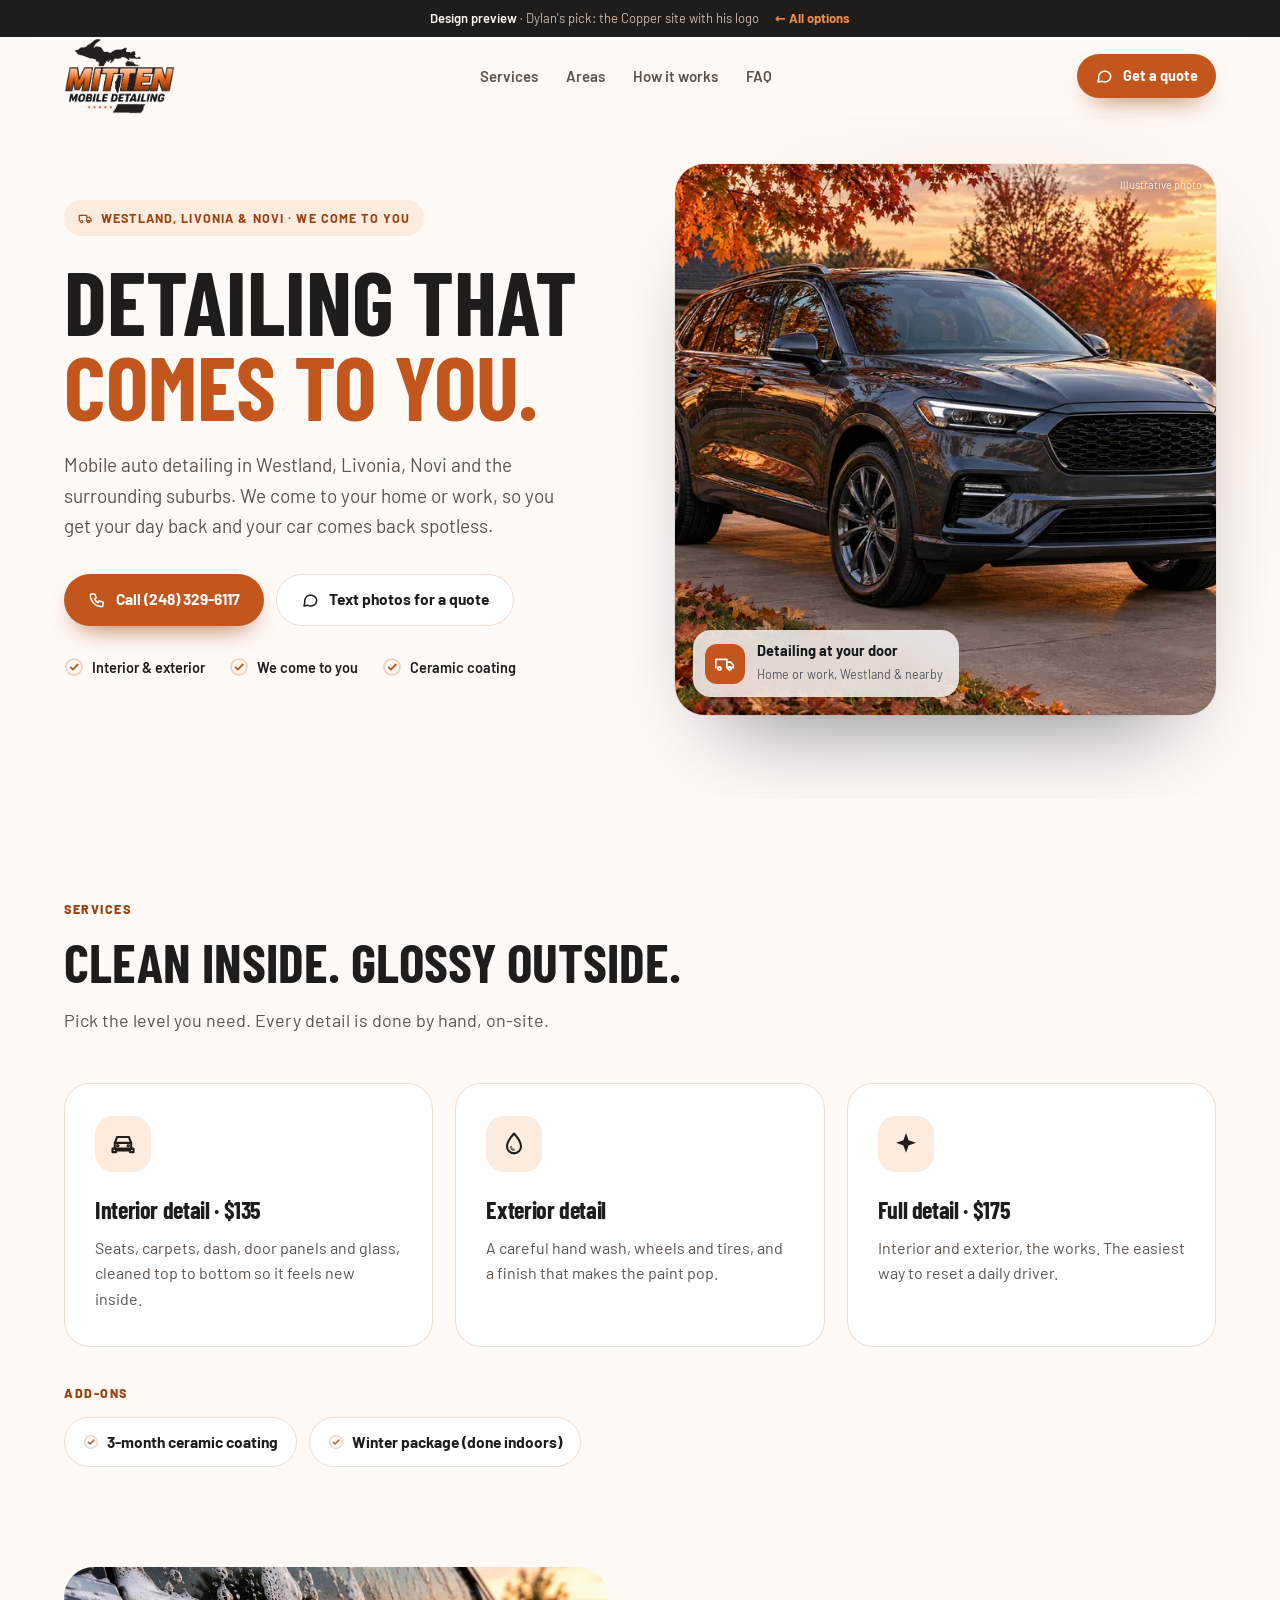
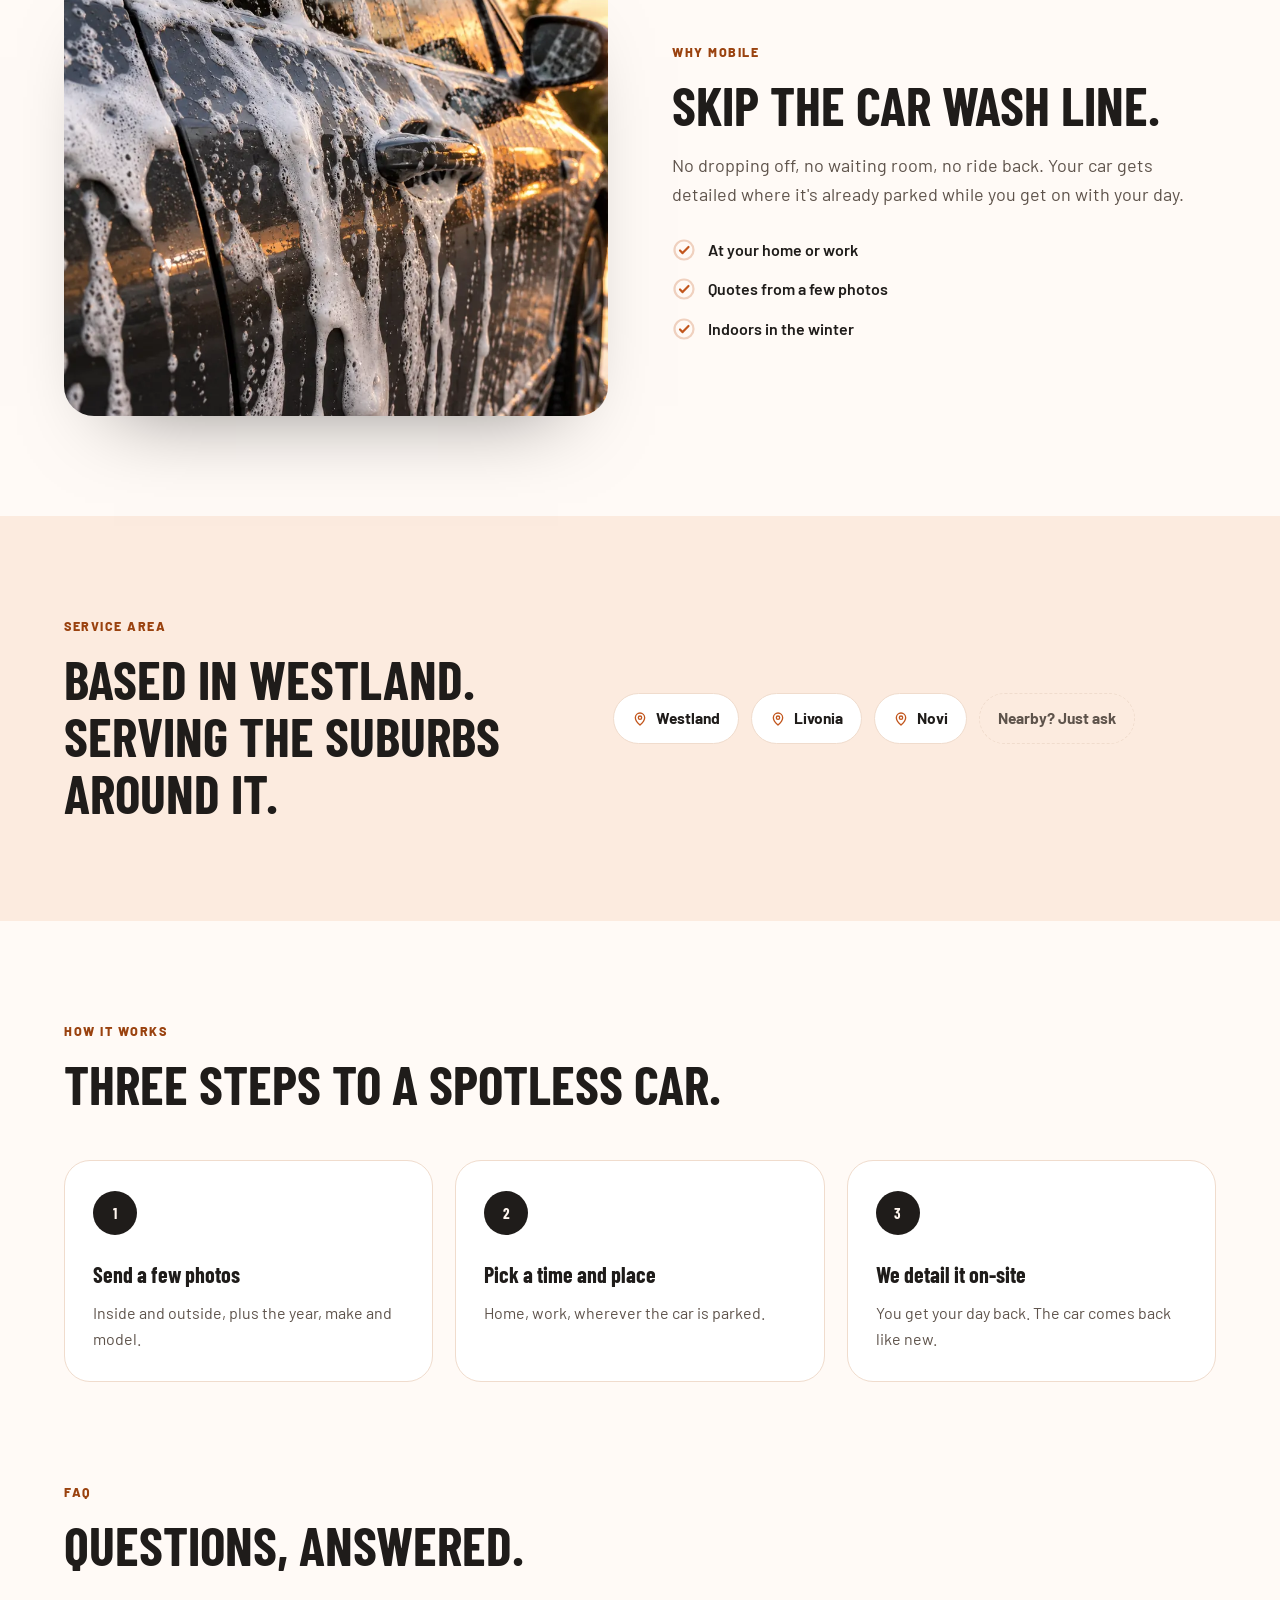
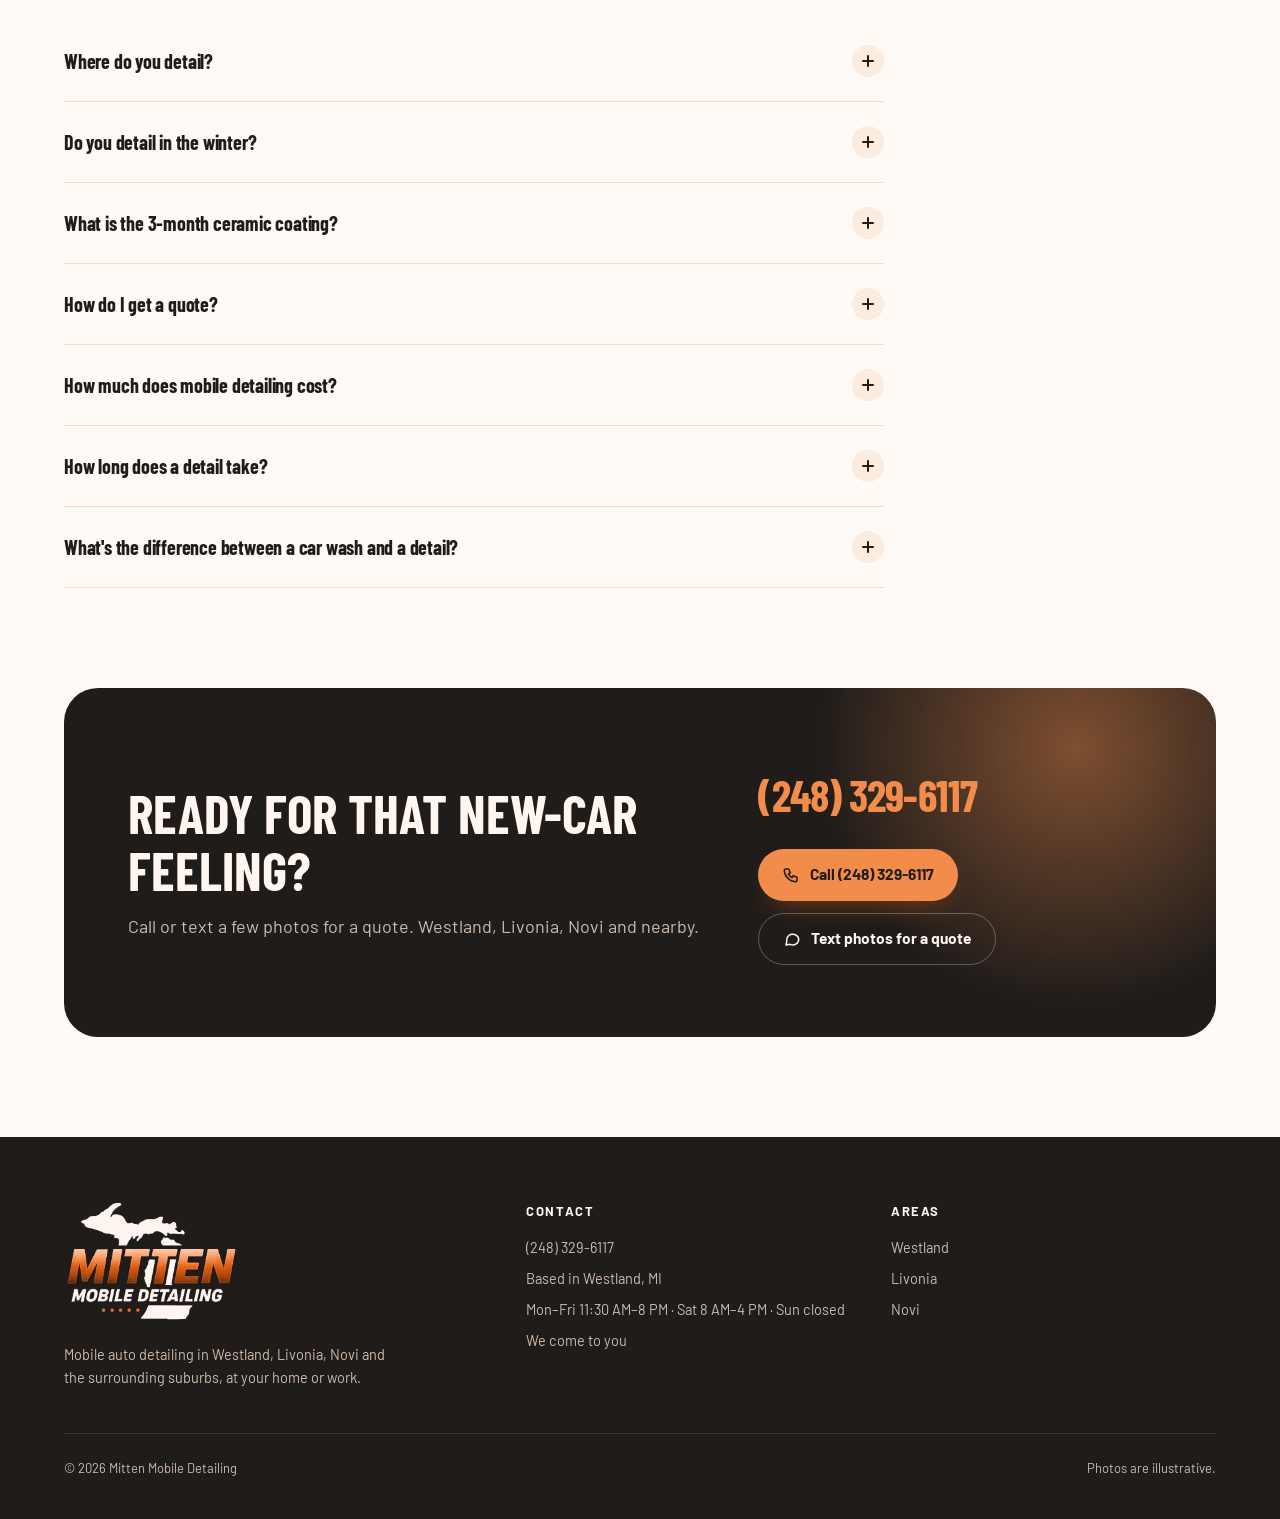
<file: final.html>
<!doctype html>
<html lang="en">
<head>
<meta charset="utf-8">
<meta name="viewport" content="width=device-width, initial-scale=1, viewport-fit=cover">
<meta name="robots" content="noindex, nofollow">
<meta name="theme-color" content="#1f1c1a">
<title>Mitten Mobile Detailing | Mobile Auto Detailing in Westland, Livonia &amp; Novi</title>
<meta name="description" content="Mobile car detailing that comes to you in Westland, Livonia, Novi and the surrounding suburbs. Interior, exterior and full details, ceramic coating, and an indoor winter package.">
<link rel="preconnect" href="https://fonts.googleapis.com"><link rel="preconnect" href="https://fonts.gstatic.com" crossorigin>
<link rel="stylesheet" href="https://fonts.googleapis.com/css2?family=Barlow+Condensed:wght@600;700&family=Barlow:wght@400;500;600;700&display=swap">
<link rel="stylesheet" href="styles.css">
<link rel="preload" as="image" href="assets/hero-copper-900.webp" fetchpriority="high">
<script>document.documentElement.classList.add('js')</script>
<script src="site.js" defer></script>
<script type="application/ld+json">{"@context": "https://schema.org", "@type": "AutoWash", "name": "Mitten Mobile Detailing", "description": "Mobile auto detailing based in Westland, Michigan, serving Livonia, Novi and the surrounding suburbs: interior, exterior and full details, a 3-month ceramic coating, and an indoor winter package.", "address": {"@type": "PostalAddress", "addressLocality": "Westland", "addressRegion": "MI", "addressCountry": "US"}, "areaServed": [{"@type": "City", "name": "Westland"}, {"@type": "City", "name": "Livonia"}, {"@type": "City", "name": "Novi"}], "openingHoursSpecification": [{"@type": "OpeningHoursSpecification", "dayOfWeek": ["Monday", "Tuesday", "Wednesday", "Thursday", "Friday"], "opens": "11:30", "closes": "20:00"}, {"@type": "OpeningHoursSpecification", "dayOfWeek": ["Saturday"], "opens": "08:00", "closes": "16:00"}], "knowsAbout": ["Mobile auto detailing", "Interior detail", "Exterior detail", "Full detail", "3-month ceramic coating", "Winter package (done indoors)"], "telephone": "+12483296117"}</script>
<script type="application/ld+json">{"@context": "https://schema.org", "@type": "FAQPage", "mainEntity": [{"@type": "Question", "name": "Where do you detail?", "acceptedAnswer": {"@type": "Answer", "text": "Mitten Mobile Detailing is based in Westland and serves Livonia, Novi and the surrounding suburbs. We come to your home or work, wherever the car is parked (with the property owner's OK). Not sure if you're in range? Just ask."}}, {"@type": "Question", "name": "Do you detail in the winter?", "acceptedAnswer": {"@type": "Answer", "text": "Yes. The winter package is done indoors, so nothing freezes, and your car still gets the full treatment when it's cold out."}}, {"@type": "Question", "name": "What is the 3-month ceramic coating?", "acceptedAnswer": {"@type": "Answer", "text": "An affordable ceramic coating that protects your paint and keeps it glossy, with water beading right off, for about three months. A great way to keep that freshly detailed look between details."}}, {"@type": "Question", "name": "How do I get a quote?", "acceptedAnswer": {"@type": "Answer", "text": "Send a few photos of the inside and outside of your car, plus the year, make and model. That's enough for an accurate quote."}}, {"@type": "Question", "name": "How much does mobile detailing cost?", "acceptedAnswer": {"@type": "Answer", "text": "An interior detail is $135, and the full interior and exterior package is $175. Ask about the 3-month ceramic coating and the winter package. Call or text (248) 329-6117 with a few photos for an exact quote."}}, {"@type": "Question", "name": "How long does a detail take?", "acceptedAnswer": {"@type": "Answer", "text": "It depends on the size of the vehicle and its condition. You'll get a time estimate with your quote."}}, {"@type": "Question", "name": "What's the difference between a car wash and a detail?", "acceptedAnswer": {"@type": "Answer", "text": "A wash cleans the surface. A detail goes further, inside and out: seats, carpets, glass, wheels and the paint finish, done by hand."}}]}</script>
</head>
<body class="p-copper">
<a class="skip" href="#main">Skip to content</a>
<div class="preview-bar"><span><strong>Design preview</strong> · Dylan's pick: the Copper site with his logo</span><span><a href="index.html">← All options</a></span></div>
<header class="top"><div class="wrap">
<a class="brand brand-img" href="#top" aria-label="Mitten Mobile Detailing home"><img src="assets/logo-copper.webp" alt="Mitten Mobile Detailing logo" width="1125" height="771"></a>
<nav class="main-nav" aria-label="Main"><a href="#services">Services</a><a href="#areas">Areas</a><a href="#how">How it works</a><a href="#faq">FAQ</a></nav>
<a class="btn btn-primary btn-sm" href="#quote"><svg viewBox="0 0 24 24" fill="none" stroke="currentColor" stroke-width="2" stroke-linecap="round" stroke-linejoin="round" aria-hidden="true"><path d="M21 12a8 8 0 0 1-11.6 7.1L4 20l1-4.6A8 8 0 1 1 21 12Z"/></svg>Get a quote</a>
</div></header>
<main id="main">
<section class="hero" id="top"><div class="wrap">
<div class="hero-copy">
<span class="eyebrow reveal"><svg viewBox="0 0 24 24" fill="none" stroke="currentColor" stroke-width="1.8" stroke-linecap="round" stroke-linejoin="round" aria-hidden="true"><path d="M2 16V7h12v9"/><path d="M14 10h4l3 3v3h-7"/><circle cx="6" cy="17" r="1.8"/><circle cx="17" cy="17" r="1.8"/></svg><span><span class="long">Westland, Livonia &amp; Novi</span><span class="short">Westland &amp; nearby</span> · We come to you</span></span>
<h1 class="reveal d1">Detailing that <em>comes to you.</em></h1>
<p class="lede reveal d2">Mobile auto detailing in Westland, Livonia, Novi and the surrounding suburbs. We come to your home or work, so you get your day back and your car comes back spotless.</p>
<div class="cta-row reveal d2"><a class="btn btn-primary" href="tel:+12483296117"><svg viewBox="0 0 24 24" fill="none" stroke="currentColor" stroke-width="2" stroke-linecap="round" stroke-linejoin="round" aria-hidden="true"><path d="M5 4h4l2 5-2.5 1.5a11 11 0 0 0 5 5L15 13l5 2v4a2 2 0 0 1-2 2A16 16 0 0 1 3 6a2 2 0 0 1 2-2"/></svg>Call (248) 329-6117</a><a class="btn btn-ghost" href="sms:+12483296117"><svg viewBox="0 0 24 24" fill="none" stroke="currentColor" stroke-width="2" stroke-linecap="round" stroke-linejoin="round" aria-hidden="true"><path d="M21 12a8 8 0 0 1-11.6 7.1L4 20l1-4.6A8 8 0 1 1 21 12Z"/></svg>Text photos for a quote</a></div>
<ul class="ticks reveal d2"><li><svg viewBox="0 0 24 24" fill="none" stroke="currentColor" stroke-width="2.2" stroke-linecap="round" stroke-linejoin="round" aria-hidden="true"><circle cx="12" cy="12" r="9.5" opacity=".25"/><path d="m8 12.5 2.6 2.6L16.5 9"/></svg>Interior &amp; exterior</li><li><svg viewBox="0 0 24 24" fill="none" stroke="currentColor" stroke-width="2.2" stroke-linecap="round" stroke-linejoin="round" aria-hidden="true"><circle cx="12" cy="12" r="9.5" opacity=".25"/><path d="m8 12.5 2.6 2.6L16.5 9"/></svg>We come to you</li><li><svg viewBox="0 0 24 24" fill="none" stroke="currentColor" stroke-width="2.2" stroke-linecap="round" stroke-linejoin="round" aria-hidden="true"><circle cx="12" cy="12" r="9.5" opacity=".25"/><path d="m8 12.5 2.6 2.6L16.5 9"/></svg>Ceramic coating</li></ul>
</div>
<figure class="hero-media reveal">
<img src="assets/hero-copper-900.webp" srcset="assets/hero-copper-900.webp 900w, assets/hero-copper-1600.webp 1600w" sizes="(max-width: 980px) 100vw, 560px" width="1600" height="1195" alt="Freshly detailed charcoal SUV in a Michigan driveway in autumn light" fetchpriority="high">
<div class="float-card"><span class="fc-icon"><svg viewBox="0 0 24 24" fill="none" stroke="currentColor" stroke-width="1.8" stroke-linecap="round" stroke-linejoin="round" aria-hidden="true"><path d="M2 16V7h12v9"/><path d="M14 10h4l3 3v3h-7"/><circle cx="6" cy="17" r="1.8"/><circle cx="17" cy="17" r="1.8"/></svg></span><div><strong>Detailing at your door</strong><span>Home or work, Westland &amp; nearby</span></div></div>
<figcaption>Illustrative photo</figcaption>
</figure>
</div></section>

<section class="section" id="services"><div class="wrap">
<div class="section-head reveal"><p class="kicker">Services</p><h2>Clean inside. Glossy outside.</h2><p>Pick the level you need. Every detail is done by hand, on-site.</p></div>
<div class="cards"><article class="card reveal"><div class="ic"><svg viewBox="0 0 24 24" fill="none" stroke="currentColor" stroke-width="1.8" stroke-linecap="round" stroke-linejoin="round" aria-hidden="true"><path d="M5 16V11l2-5h10l2 5v5"/><path d="M3 16h18v3h-3v-1.5H6V19H3z"/><path d="M5 11h14"/><circle cx="7.5" cy="13.5" r=".6"/><circle cx="16.5" cy="13.5" r=".6"/></svg></div><h3>Interior detail · $135</h3><p>Seats, carpets, dash, door panels and glass, cleaned top to bottom so it feels new inside.</p></article><article class="card reveal d1"><div class="ic"><svg viewBox="0 0 24 24" fill="none" stroke="currentColor" stroke-width="1.8" stroke-linecap="round" stroke-linejoin="round" aria-hidden="true"><path d="M12 3s-6 6.6-6 11a6 6 0 0 0 12 0c0-4.4-6-11-6-11z"/><path d="M9.5 14.5a2.6 2.6 0 0 0 2.5 2.5" opacity=".6"/></svg></div><h3>Exterior detail</h3><p>A careful hand wash, wheels and tires, and a finish that makes the paint pop.</p></article><article class="card reveal d2"><div class="ic"><svg viewBox="0 0 24 24" fill="currentColor" aria-hidden="true"><path d="M12 2.5l2.2 6.3 6.3 2.2-6.3 2.2L12 19.5l-2.2-6.3L3.5 11l6.3-2.2Z"/></svg></div><h3>Full detail · $175</h3><p>Interior and exterior, the works. The easiest way to reset a daily driver.</p></article></div>
<div class="specialty reveal"><p class="kicker">Add-ons</p><div class="pills"><span class="pill"><svg viewBox="0 0 24 24" fill="none" stroke="currentColor" stroke-width="2.2" stroke-linecap="round" stroke-linejoin="round" aria-hidden="true"><circle cx="12" cy="12" r="9.5" opacity=".25"/><path d="m8 12.5 2.6 2.6L16.5 9"/></svg>3-month ceramic coating</span><span class="pill"><svg viewBox="0 0 24 24" fill="none" stroke="currentColor" stroke-width="2.2" stroke-linecap="round" stroke-linejoin="round" aria-hidden="true"><circle cx="12" cy="12" r="9.5" opacity=".25"/><path d="m8 12.5 2.6 2.6L16.5 9"/></svg>Winter package (done indoors)</span></div></div>
</div></section>

<section class="section" style="padding-top:0"><div class="wrap split">
<div class="split-media reveal"><img src="assets/detail-copper-1000.webp" width="1000" height="753" loading="lazy" alt="Foam sliding down a charcoal car door during a hand wash"></div>
<div class="reveal d1"><p class="kicker">Why mobile</p><h2>Skip the car wash line.</h2><p class="body">No dropping off, no waiting room, no ride back. Your car gets detailed where it's already parked while you get on with your day.</p>
<ul class="checks"><li><svg viewBox="0 0 24 24" fill="none" stroke="currentColor" stroke-width="2.2" stroke-linecap="round" stroke-linejoin="round" aria-hidden="true"><circle cx="12" cy="12" r="9.5" opacity=".25"/><path d="m8 12.5 2.6 2.6L16.5 9"/></svg>At your home or work</li><li><svg viewBox="0 0 24 24" fill="none" stroke="currentColor" stroke-width="2.2" stroke-linecap="round" stroke-linejoin="round" aria-hidden="true"><circle cx="12" cy="12" r="9.5" opacity=".25"/><path d="m8 12.5 2.6 2.6L16.5 9"/></svg>Quotes from a few photos</li><li><svg viewBox="0 0 24 24" fill="none" stroke="currentColor" stroke-width="2.2" stroke-linecap="round" stroke-linejoin="round" aria-hidden="true"><circle cx="12" cy="12" r="9.5" opacity=".25"/><path d="m8 12.5 2.6 2.6L16.5 9"/></svg>Indoors in the winter</li></ul></div>
</div></section>

<section class="section areas" id="areas"><div class="wrap">
<div class="reveal"><p class="kicker">Service area</p><h2>Based in Westland. Serving the suburbs around it.</h2></div>
<div class="pills reveal d1"><span class="pill"><svg viewBox="0 0 24 24" fill="none" stroke="currentColor" stroke-width="2" stroke-linecap="round" stroke-linejoin="round" aria-hidden="true"><path d="M19 10c0 5-7 11-7 11S5 15 5 10a7 7 0 1 1 14 0Z"/><circle cx="12" cy="10" r="2.5"/></svg>Westland</span><span class="pill"><svg viewBox="0 0 24 24" fill="none" stroke="currentColor" stroke-width="2" stroke-linecap="round" stroke-linejoin="round" aria-hidden="true"><path d="M19 10c0 5-7 11-7 11S5 15 5 10a7 7 0 1 1 14 0Z"/><circle cx="12" cy="10" r="2.5"/></svg>Livonia</span><span class="pill"><svg viewBox="0 0 24 24" fill="none" stroke="currentColor" stroke-width="2" stroke-linecap="round" stroke-linejoin="round" aria-hidden="true"><path d="M19 10c0 5-7 11-7 11S5 15 5 10a7 7 0 1 1 14 0Z"/><circle cx="12" cy="10" r="2.5"/></svg>Novi</span><span class="pill more">Nearby? Just ask</span></div>
</div></section>

<section class="section" id="how"><div class="wrap">
<div class="section-head reveal"><p class="kicker">How it works</p><h2>Three steps to a spotless car.</h2></div>
<div class="steps">
<div class="step reveal"><span class="n">1</span><h3>Send a few photos</h3><p>Inside and outside, plus the year, make and model.</p></div>
<div class="step reveal d1"><span class="n">2</span><h3>Pick a time and place</h3><p>Home, work, wherever the car is parked.</p></div>
<div class="step reveal d2"><span class="n">3</span><h3>We detail it on-site</h3><p>You get your day back. The car comes back like new.</p></div>
</div>
</div></section>

<section class="section" id="faq" style="padding-top:0"><div class="wrap">
<div class="section-head reveal"><p class="kicker">FAQ</p><h2>Questions, answered.</h2></div>
<div class="faq reveal"><details><summary>Where do you detail?<span class="pm" aria-hidden="true"></span></summary><p>Mitten Mobile Detailing is based in Westland and serves Livonia, Novi and the surrounding suburbs. We come to your home or work, wherever the car is parked (with the property owner&#x27;s OK). Not sure if you&#x27;re in range? Just ask.</p></details><details><summary>Do you detail in the winter?<span class="pm" aria-hidden="true"></span></summary><p>Yes. The winter package is done indoors, so nothing freezes, and your car still gets the full treatment when it&#x27;s cold out.</p></details><details><summary>What is the 3-month ceramic coating?<span class="pm" aria-hidden="true"></span></summary><p>An affordable ceramic coating that protects your paint and keeps it glossy, with water beading right off, for about three months. A great way to keep that freshly detailed look between details.</p></details><details><summary>How do I get a quote?<span class="pm" aria-hidden="true"></span></summary><p>Send a few photos of the inside and outside of your car, plus the year, make and model. That&#x27;s enough for an accurate quote.</p></details><details><summary>How much does mobile detailing cost?<span class="pm" aria-hidden="true"></span></summary><p>An interior detail is $135, and the full interior and exterior package is $175. Ask about the 3-month ceramic coating and the winter package. Call or text (248) 329-6117 with a few photos for an exact quote.</p></details><details><summary>How long does a detail take?<span class="pm" aria-hidden="true"></span></summary><p>It depends on the size of the vehicle and its condition. You&#x27;ll get a time estimate with your quote.</p></details><details><summary>What&#x27;s the difference between a car wash and a detail?<span class="pm" aria-hidden="true"></span></summary><p>A wash cleans the surface. A detail goes further, inside and out: seats, carpets, glass, wheels and the paint finish, done by hand.</p></details></div>
</div></section>

<section class="wrap" id="quote"><div class="cta-band reveal">
<div><h2>Ready for that new-car feeling?</h2><p>Call or text a few photos for a quote. Westland, Livonia, Novi and nearby.</p></div>
<div><a class="phone" href="tel:+12483296117">(248) 329-6117</a><div class="cta-actions"><a class="btn btn-primary" href="tel:+12483296117"><svg viewBox="0 0 24 24" fill="none" stroke="currentColor" stroke-width="2" stroke-linecap="round" stroke-linejoin="round" aria-hidden="true"><path d="M5 4h4l2 5-2.5 1.5a11 11 0 0 0 5 5L15 13l5 2v4a2 2 0 0 1-2 2A16 16 0 0 1 3 6a2 2 0 0 1 2-2"/></svg>Call (248) 329-6117</a><a class="btn btn-ghost" href="sms:+12483296117"><svg viewBox="0 0 24 24" fill="none" stroke="currentColor" stroke-width="2" stroke-linecap="round" stroke-linejoin="round" aria-hidden="true"><path d="M21 12a8 8 0 0 1-11.6 7.1L4 20l1-4.6A8 8 0 1 1 21 12Z"/></svg>Text photos for a quote</a></div></div>
</div></section>
</main>

<footer class="foot"><div class="wrap">
<div class="grid">
<div class="on-dark"><a class="brand brand-img" href="#top" aria-label="Mitten Mobile Detailing home"><img src="assets/logo-copper-on-dark.webp" alt="Mitten Mobile Detailing logo" width="1125" height="771"></a><p>Mobile auto detailing in Westland, Livonia, Novi and the surrounding suburbs, at your home or work.</p></div>
<div><h4>Contact</h4><ul><li>(248) 329-6117</li><li>Based in Westland, MI</li><li>Mon–Fri 11:30 AM–8 PM · Sat 8 AM–4 PM · Sun closed</li><li>We come to you</li></ul></div>
<div><h4>Areas</h4><ul><li>Westland</li><li>Livonia</li><li>Novi</li></ul></div>
</div>
<div class="fine"><span>© <span data-year>2026</span> Mitten Mobile Detailing</span><span>Photos are illustrative.</span></div>
</div></footer>
<div class="callbar"><a class="btn btn-primary" href="tel:+12483296117"><svg viewBox="0 0 24 24" fill="none" stroke="currentColor" stroke-width="2" stroke-linecap="round" stroke-linejoin="round" aria-hidden="true"><path d="M5 4h4l2 5-2.5 1.5a11 11 0 0 0 5 5L15 13l5 2v4a2 2 0 0 1-2 2A16 16 0 0 1 3 6a2 2 0 0 1 2-2"/></svg>Call</a><a class="btn btn-ghost" href="sms:+12483296117"><svg viewBox="0 0 24 24" fill="none" stroke="currentColor" stroke-width="2" stroke-linecap="round" stroke-linejoin="round" aria-hidden="true"><path d="M21 12a8 8 0 0 1-11.6 7.1L4 20l1-4.6A8 8 0 1 1 21 12Z"/></svg>Text</a></div>
</body>
</html>
</file>
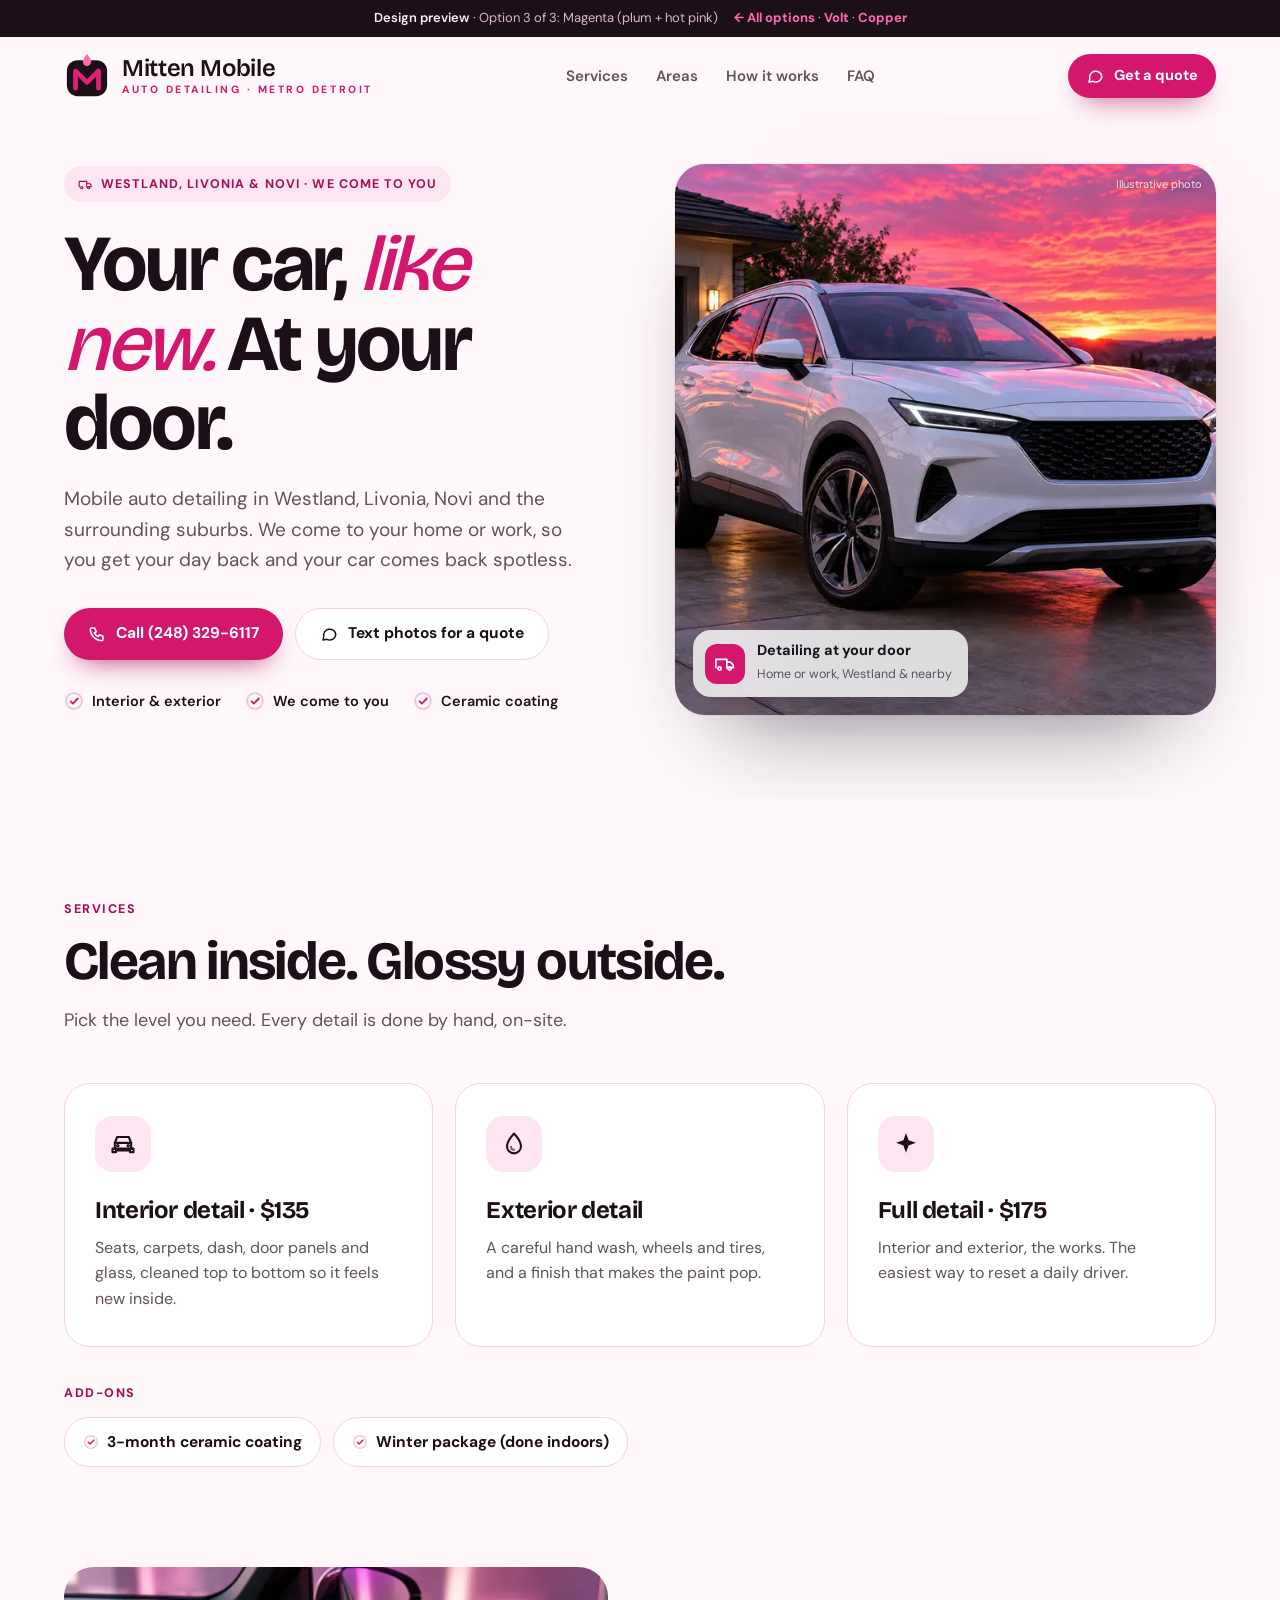
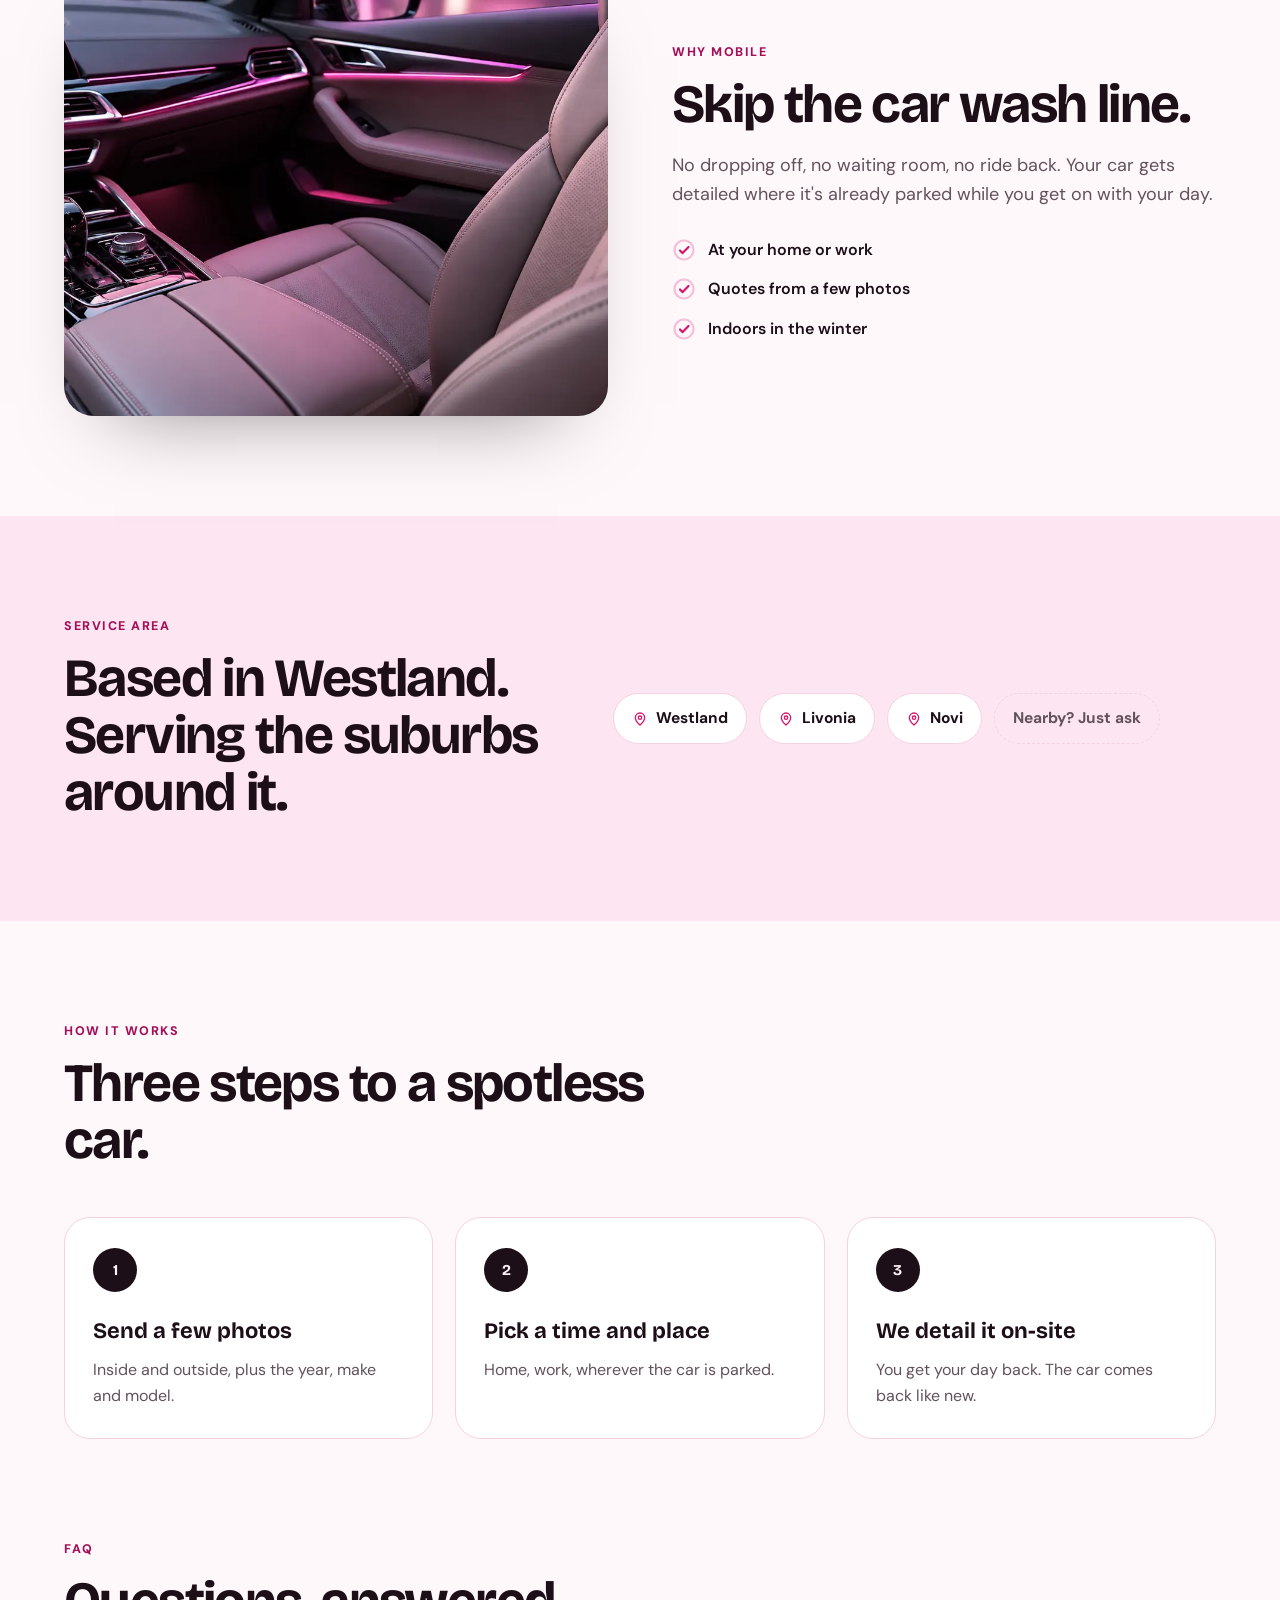
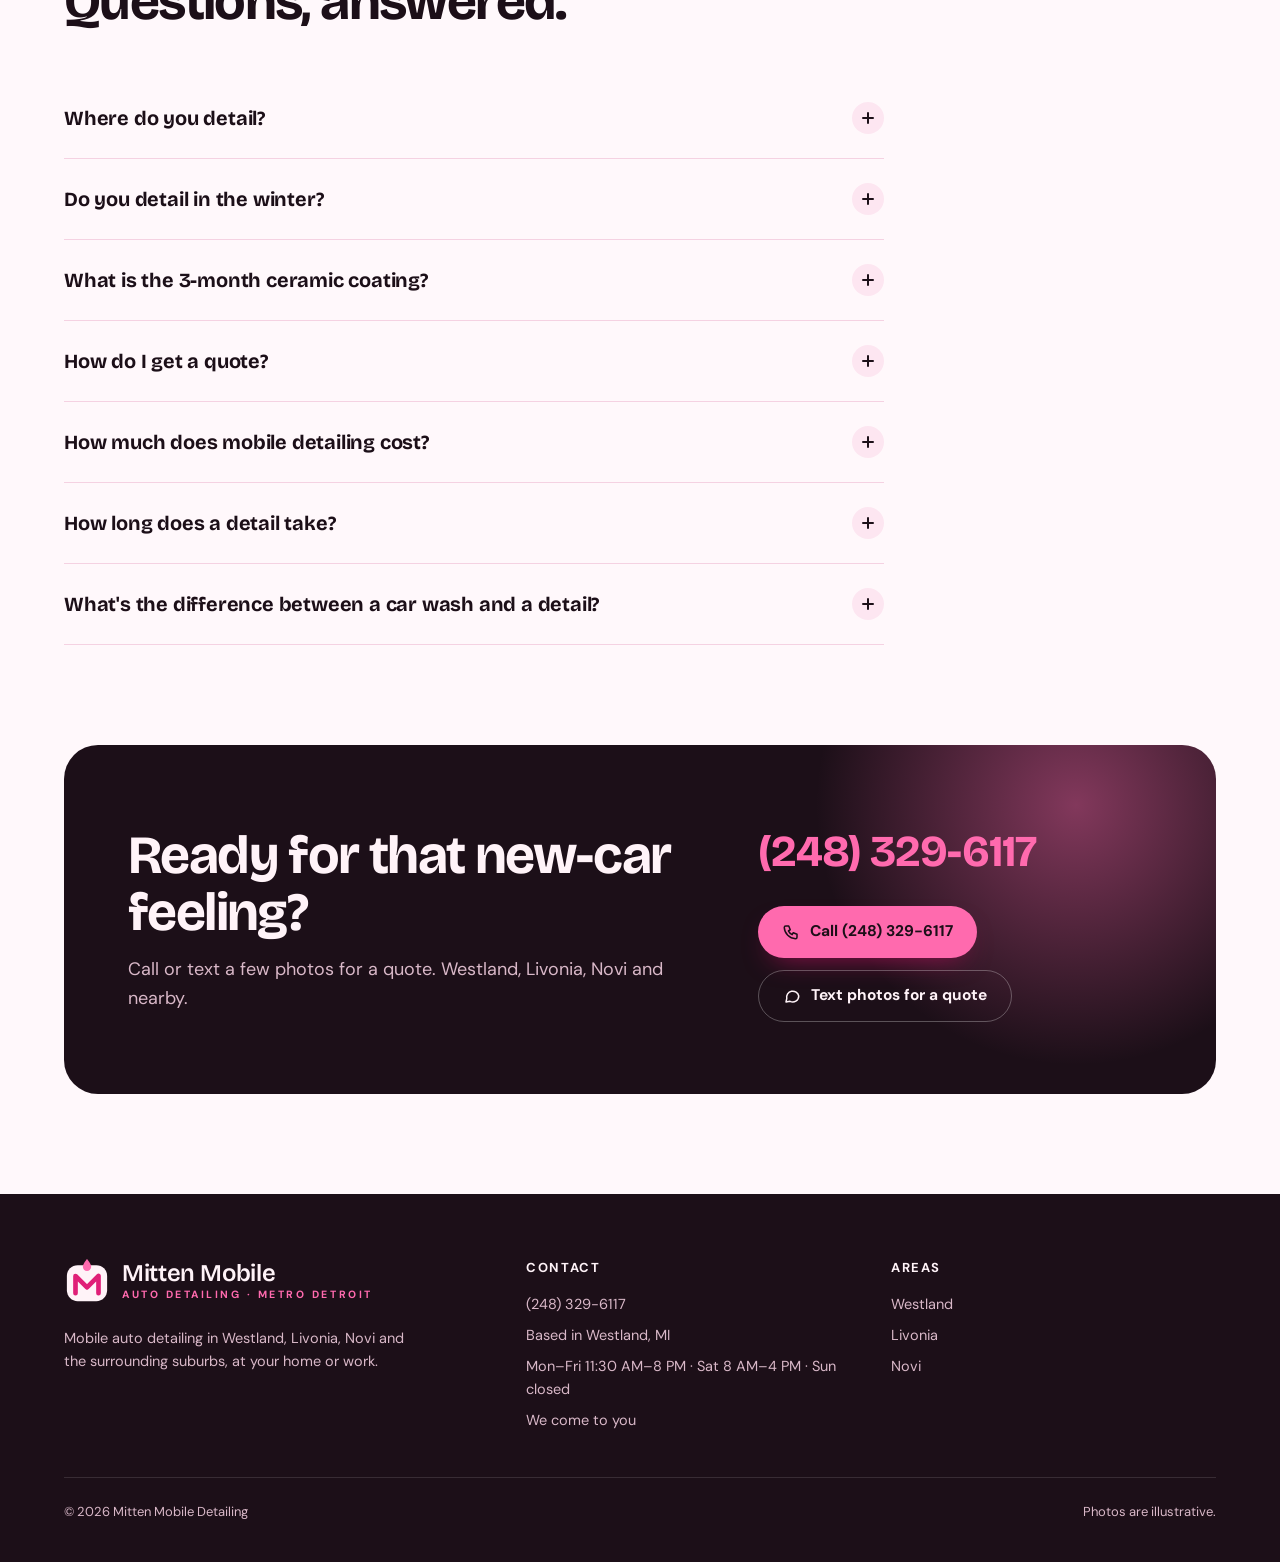
<file: magenta.html>
<!doctype html>
<html lang="en">
<head>
<meta charset="utf-8">
<meta name="viewport" content="width=device-width, initial-scale=1, viewport-fit=cover">
<meta name="robots" content="noindex, nofollow">
<meta name="theme-color" content="#1c0f18">
<title>Mitten Mobile Detailing | Mobile Auto Detailing in Westland, Livonia &amp; Novi</title>
<meta name="description" content="Mobile car detailing that comes to you in Westland, Livonia, Novi and the surrounding suburbs. Interior, exterior and full details, ceramic coating, and an indoor winter package.">
<link rel="preconnect" href="https://fonts.googleapis.com"><link rel="preconnect" href="https://fonts.gstatic.com" crossorigin>
<link rel="stylesheet" href="https://fonts.googleapis.com/css2?family=Bricolage+Grotesque:opsz,wght@12..96,600;12..96,700;12..96,800&family=DM+Sans:wght@400;500;600;700&display=swap">
<link rel="stylesheet" href="styles.css">
<link rel="preload" as="image" href="assets/hero-magenta-900.webp" fetchpriority="high">
<script>document.documentElement.classList.add('js')</script>
<script src="site.js" defer></script>
<script type="application/ld+json">{"@context": "https://schema.org", "@type": "AutoWash", "name": "Mitten Mobile Detailing", "description": "Mobile auto detailing based in Westland, Michigan, serving Livonia, Novi and the surrounding suburbs: interior, exterior and full details, a 3-month ceramic coating, and an indoor winter package.", "address": {"@type": "PostalAddress", "addressLocality": "Westland", "addressRegion": "MI", "addressCountry": "US"}, "areaServed": [{"@type": "City", "name": "Westland"}, {"@type": "City", "name": "Livonia"}, {"@type": "City", "name": "Novi"}], "openingHoursSpecification": [{"@type": "OpeningHoursSpecification", "dayOfWeek": ["Monday", "Tuesday", "Wednesday", "Thursday", "Friday"], "opens": "11:30", "closes": "20:00"}, {"@type": "OpeningHoursSpecification", "dayOfWeek": ["Saturday"], "opens": "08:00", "closes": "16:00"}], "knowsAbout": ["Mobile auto detailing", "Interior detail", "Exterior detail", "Full detail", "3-month ceramic coating", "Winter package (done indoors)"], "telephone": "+12483296117"}</script>
<script type="application/ld+json">{"@context": "https://schema.org", "@type": "FAQPage", "mainEntity": [{"@type": "Question", "name": "Where do you detail?", "acceptedAnswer": {"@type": "Answer", "text": "Mitten Mobile Detailing is based in Westland and serves Livonia, Novi and the surrounding suburbs. We come to your home or work, wherever the car is parked (with the property owner's OK). Not sure if you're in range? Just ask."}}, {"@type": "Question", "name": "Do you detail in the winter?", "acceptedAnswer": {"@type": "Answer", "text": "Yes. The winter package is done indoors, so nothing freezes, and your car still gets the full treatment when it's cold out."}}, {"@type": "Question", "name": "What is the 3-month ceramic coating?", "acceptedAnswer": {"@type": "Answer", "text": "An affordable ceramic coating that protects your paint and keeps it glossy, with water beading right off, for about three months. A great way to keep that freshly detailed look between details."}}, {"@type": "Question", "name": "How do I get a quote?", "acceptedAnswer": {"@type": "Answer", "text": "Send a few photos of the inside and outside of your car, plus the year, make and model. That's enough for an accurate quote."}}, {"@type": "Question", "name": "How much does mobile detailing cost?", "acceptedAnswer": {"@type": "Answer", "text": "An interior detail is $135, and the full interior and exterior package is $175. Ask about the 3-month ceramic coating and the winter package. Call or text (248) 329-6117 with a few photos for an exact quote."}}, {"@type": "Question", "name": "How long does a detail take?", "acceptedAnswer": {"@type": "Answer", "text": "It depends on the size of the vehicle and its condition. You'll get a time estimate with your quote."}}, {"@type": "Question", "name": "What's the difference between a car wash and a detail?", "acceptedAnswer": {"@type": "Answer", "text": "A wash cleans the surface. A detail goes further, inside and out: seats, carpets, glass, wheels and the paint finish, done by hand."}}]}</script>
</head>
<body class="p-magenta">
<a class="skip" href="#main">Skip to content</a>
<div class="preview-bar"><span><strong>Design preview</strong> · Option 3 of 3: Magenta (plum + hot pink)</span><span><a href="index.html">← All options</a> · <a href="volt.html">Volt</a> · <a href="copper.html">Copper</a></span></div>
<header class="top"><div class="wrap">
<a class="brand" href="#top" aria-label="Mitten Mobile home"><svg class="mark mark-drop" viewBox="0 0 64 64" aria-hidden="true" focusable="false">
<rect x="4" y="10" width="56" height="50" rx="15" style="fill:var(--l-ink)"/>
<path class="mline" pathLength="100" d="M16 49V25l16 16 16-16v24" fill="none" style="stroke:var(--l-main)" stroke-width="6.5" stroke-linecap="round" stroke-linejoin="round"/>
<path class="drop" d="M32 1.5s-5.8 6.8-5.8 10.8a5.8 5.8 0 0 0 11.6 0c0-4-5.8-10.8-5.8-10.8z" style="fill:var(--l-hi)"/>
</svg><span class="wm"><span class="wm-1">Mitten Mobile</span><span class="wm-2">Auto Detailing · Metro Detroit</span></span></a>
<nav class="main-nav" aria-label="Main"><a href="#services">Services</a><a href="#areas">Areas</a><a href="#how">How it works</a><a href="#faq">FAQ</a></nav>
<a class="btn btn-primary btn-sm" href="#quote"><svg viewBox="0 0 24 24" fill="none" stroke="currentColor" stroke-width="2" stroke-linecap="round" stroke-linejoin="round" aria-hidden="true"><path d="M21 12a8 8 0 0 1-11.6 7.1L4 20l1-4.6A8 8 0 1 1 21 12Z"/></svg>Get a quote</a>
</div></header>
<main id="main">
<section class="hero" id="top"><div class="wrap">
<div class="hero-copy">
<span class="eyebrow reveal"><svg viewBox="0 0 24 24" fill="none" stroke="currentColor" stroke-width="1.8" stroke-linecap="round" stroke-linejoin="round" aria-hidden="true"><path d="M2 16V7h12v9"/><path d="M14 10h4l3 3v3h-7"/><circle cx="6" cy="17" r="1.8"/><circle cx="17" cy="17" r="1.8"/></svg><span><span class="long">Westland, Livonia &amp; Novi</span><span class="short">Westland &amp; nearby</span> · We come to you</span></span>
<h1 class="reveal d1">Your car, <em>like new.</em> At your door.</h1>
<p class="lede reveal d2">Mobile auto detailing in Westland, Livonia, Novi and the surrounding suburbs. We come to your home or work, so you get your day back and your car comes back spotless.</p>
<div class="cta-row reveal d2"><a class="btn btn-primary" href="tel:+12483296117"><svg viewBox="0 0 24 24" fill="none" stroke="currentColor" stroke-width="2" stroke-linecap="round" stroke-linejoin="round" aria-hidden="true"><path d="M5 4h4l2 5-2.5 1.5a11 11 0 0 0 5 5L15 13l5 2v4a2 2 0 0 1-2 2A16 16 0 0 1 3 6a2 2 0 0 1 2-2"/></svg>Call (248) 329-6117</a><a class="btn btn-ghost" href="sms:+12483296117"><svg viewBox="0 0 24 24" fill="none" stroke="currentColor" stroke-width="2" stroke-linecap="round" stroke-linejoin="round" aria-hidden="true"><path d="M21 12a8 8 0 0 1-11.6 7.1L4 20l1-4.6A8 8 0 1 1 21 12Z"/></svg>Text photos for a quote</a></div>
<ul class="ticks reveal d2"><li><svg viewBox="0 0 24 24" fill="none" stroke="currentColor" stroke-width="2.2" stroke-linecap="round" stroke-linejoin="round" aria-hidden="true"><circle cx="12" cy="12" r="9.5" opacity=".25"/><path d="m8 12.5 2.6 2.6L16.5 9"/></svg>Interior &amp; exterior</li><li><svg viewBox="0 0 24 24" fill="none" stroke="currentColor" stroke-width="2.2" stroke-linecap="round" stroke-linejoin="round" aria-hidden="true"><circle cx="12" cy="12" r="9.5" opacity=".25"/><path d="m8 12.5 2.6 2.6L16.5 9"/></svg>We come to you</li><li><svg viewBox="0 0 24 24" fill="none" stroke="currentColor" stroke-width="2.2" stroke-linecap="round" stroke-linejoin="round" aria-hidden="true"><circle cx="12" cy="12" r="9.5" opacity=".25"/><path d="m8 12.5 2.6 2.6L16.5 9"/></svg>Ceramic coating</li></ul>
</div>
<figure class="hero-media reveal">
<img src="assets/hero-magenta-900.webp" srcset="assets/hero-magenta-900.webp 900w, assets/hero-magenta-1600.webp 1600w" sizes="(max-width: 980px) 100vw, 560px" width="1600" height="1195" alt="Freshly detailed white crossover reflecting a pink sunset" fetchpriority="high">
<div class="float-card"><span class="fc-icon"><svg viewBox="0 0 24 24" fill="none" stroke="currentColor" stroke-width="1.8" stroke-linecap="round" stroke-linejoin="round" aria-hidden="true"><path d="M2 16V7h12v9"/><path d="M14 10h4l3 3v3h-7"/><circle cx="6" cy="17" r="1.8"/><circle cx="17" cy="17" r="1.8"/></svg></span><div><strong>Detailing at your door</strong><span>Home or work, Westland &amp; nearby</span></div></div>
<figcaption>Illustrative photo</figcaption>
</figure>
</div></section>

<section class="section" id="services"><div class="wrap">
<div class="section-head reveal"><p class="kicker">Services</p><h2>Clean inside. Glossy outside.</h2><p>Pick the level you need. Every detail is done by hand, on-site.</p></div>
<div class="cards"><article class="card reveal"><div class="ic"><svg viewBox="0 0 24 24" fill="none" stroke="currentColor" stroke-width="1.8" stroke-linecap="round" stroke-linejoin="round" aria-hidden="true"><path d="M5 16V11l2-5h10l2 5v5"/><path d="M3 16h18v3h-3v-1.5H6V19H3z"/><path d="M5 11h14"/><circle cx="7.5" cy="13.5" r=".6"/><circle cx="16.5" cy="13.5" r=".6"/></svg></div><h3>Interior detail · $135</h3><p>Seats, carpets, dash, door panels and glass, cleaned top to bottom so it feels new inside.</p></article><article class="card reveal d1"><div class="ic"><svg viewBox="0 0 24 24" fill="none" stroke="currentColor" stroke-width="1.8" stroke-linecap="round" stroke-linejoin="round" aria-hidden="true"><path d="M12 3s-6 6.6-6 11a6 6 0 0 0 12 0c0-4.4-6-11-6-11z"/><path d="M9.5 14.5a2.6 2.6 0 0 0 2.5 2.5" opacity=".6"/></svg></div><h3>Exterior detail</h3><p>A careful hand wash, wheels and tires, and a finish that makes the paint pop.</p></article><article class="card reveal d2"><div class="ic"><svg viewBox="0 0 24 24" fill="currentColor" aria-hidden="true"><path d="M12 2.5l2.2 6.3 6.3 2.2-6.3 2.2L12 19.5l-2.2-6.3L3.5 11l6.3-2.2Z"/></svg></div><h3>Full detail · $175</h3><p>Interior and exterior, the works. The easiest way to reset a daily driver.</p></article></div>
<div class="specialty reveal"><p class="kicker">Add-ons</p><div class="pills"><span class="pill"><svg viewBox="0 0 24 24" fill="none" stroke="currentColor" stroke-width="2.2" stroke-linecap="round" stroke-linejoin="round" aria-hidden="true"><circle cx="12" cy="12" r="9.5" opacity=".25"/><path d="m8 12.5 2.6 2.6L16.5 9"/></svg>3-month ceramic coating</span><span class="pill"><svg viewBox="0 0 24 24" fill="none" stroke="currentColor" stroke-width="2.2" stroke-linecap="round" stroke-linejoin="round" aria-hidden="true"><circle cx="12" cy="12" r="9.5" opacity=".25"/><path d="m8 12.5 2.6 2.6L16.5 9"/></svg>Winter package (done indoors)</span></div></div>
</div></section>

<section class="section" style="padding-top:0"><div class="wrap split">
<div class="split-media reveal"><img src="assets/detail-magenta-1000.webp" width="1000" height="753" loading="lazy" alt="Spotless detailed car interior with soft pink ambient light"></div>
<div class="reveal d1"><p class="kicker">Why mobile</p><h2>Skip the car wash line.</h2><p class="body">No dropping off, no waiting room, no ride back. Your car gets detailed where it's already parked while you get on with your day.</p>
<ul class="checks"><li><svg viewBox="0 0 24 24" fill="none" stroke="currentColor" stroke-width="2.2" stroke-linecap="round" stroke-linejoin="round" aria-hidden="true"><circle cx="12" cy="12" r="9.5" opacity=".25"/><path d="m8 12.5 2.6 2.6L16.5 9"/></svg>At your home or work</li><li><svg viewBox="0 0 24 24" fill="none" stroke="currentColor" stroke-width="2.2" stroke-linecap="round" stroke-linejoin="round" aria-hidden="true"><circle cx="12" cy="12" r="9.5" opacity=".25"/><path d="m8 12.5 2.6 2.6L16.5 9"/></svg>Quotes from a few photos</li><li><svg viewBox="0 0 24 24" fill="none" stroke="currentColor" stroke-width="2.2" stroke-linecap="round" stroke-linejoin="round" aria-hidden="true"><circle cx="12" cy="12" r="9.5" opacity=".25"/><path d="m8 12.5 2.6 2.6L16.5 9"/></svg>Indoors in the winter</li></ul></div>
</div></section>

<section class="section areas" id="areas"><div class="wrap">
<div class="reveal"><p class="kicker">Service area</p><h2>Based in Westland. Serving the suburbs around it.</h2></div>
<div class="pills reveal d1"><span class="pill"><svg viewBox="0 0 24 24" fill="none" stroke="currentColor" stroke-width="2" stroke-linecap="round" stroke-linejoin="round" aria-hidden="true"><path d="M19 10c0 5-7 11-7 11S5 15 5 10a7 7 0 1 1 14 0Z"/><circle cx="12" cy="10" r="2.5"/></svg>Westland</span><span class="pill"><svg viewBox="0 0 24 24" fill="none" stroke="currentColor" stroke-width="2" stroke-linecap="round" stroke-linejoin="round" aria-hidden="true"><path d="M19 10c0 5-7 11-7 11S5 15 5 10a7 7 0 1 1 14 0Z"/><circle cx="12" cy="10" r="2.5"/></svg>Livonia</span><span class="pill"><svg viewBox="0 0 24 24" fill="none" stroke="currentColor" stroke-width="2" stroke-linecap="round" stroke-linejoin="round" aria-hidden="true"><path d="M19 10c0 5-7 11-7 11S5 15 5 10a7 7 0 1 1 14 0Z"/><circle cx="12" cy="10" r="2.5"/></svg>Novi</span><span class="pill more">Nearby? Just ask</span></div>
</div></section>

<section class="section" id="how"><div class="wrap">
<div class="section-head reveal"><p class="kicker">How it works</p><h2>Three steps to a spotless car.</h2></div>
<div class="steps">
<div class="step reveal"><span class="n">1</span><h3>Send a few photos</h3><p>Inside and outside, plus the year, make and model.</p></div>
<div class="step reveal d1"><span class="n">2</span><h3>Pick a time and place</h3><p>Home, work, wherever the car is parked.</p></div>
<div class="step reveal d2"><span class="n">3</span><h3>We detail it on-site</h3><p>You get your day back. The car comes back like new.</p></div>
</div>
</div></section>

<section class="section" id="faq" style="padding-top:0"><div class="wrap">
<div class="section-head reveal"><p class="kicker">FAQ</p><h2>Questions, answered.</h2></div>
<div class="faq reveal"><details><summary>Where do you detail?<span class="pm" aria-hidden="true"></span></summary><p>Mitten Mobile Detailing is based in Westland and serves Livonia, Novi and the surrounding suburbs. We come to your home or work, wherever the car is parked (with the property owner&#x27;s OK). Not sure if you&#x27;re in range? Just ask.</p></details><details><summary>Do you detail in the winter?<span class="pm" aria-hidden="true"></span></summary><p>Yes. The winter package is done indoors, so nothing freezes, and your car still gets the full treatment when it&#x27;s cold out.</p></details><details><summary>What is the 3-month ceramic coating?<span class="pm" aria-hidden="true"></span></summary><p>An affordable ceramic coating that protects your paint and keeps it glossy, with water beading right off, for about three months. A great way to keep that freshly detailed look between details.</p></details><details><summary>How do I get a quote?<span class="pm" aria-hidden="true"></span></summary><p>Send a few photos of the inside and outside of your car, plus the year, make and model. That&#x27;s enough for an accurate quote.</p></details><details><summary>How much does mobile detailing cost?<span class="pm" aria-hidden="true"></span></summary><p>An interior detail is $135, and the full interior and exterior package is $175. Ask about the 3-month ceramic coating and the winter package. Call or text (248) 329-6117 with a few photos for an exact quote.</p></details><details><summary>How long does a detail take?<span class="pm" aria-hidden="true"></span></summary><p>It depends on the size of the vehicle and its condition. You&#x27;ll get a time estimate with your quote.</p></details><details><summary>What&#x27;s the difference between a car wash and a detail?<span class="pm" aria-hidden="true"></span></summary><p>A wash cleans the surface. A detail goes further, inside and out: seats, carpets, glass, wheels and the paint finish, done by hand.</p></details></div>
</div></section>

<section class="wrap" id="quote"><div class="cta-band reveal">
<div><h2>Ready for that new-car feeling?</h2><p>Call or text a few photos for a quote. Westland, Livonia, Novi and nearby.</p></div>
<div><a class="phone" href="tel:+12483296117">(248) 329-6117</a><div class="cta-actions"><a class="btn btn-primary" href="tel:+12483296117"><svg viewBox="0 0 24 24" fill="none" stroke="currentColor" stroke-width="2" stroke-linecap="round" stroke-linejoin="round" aria-hidden="true"><path d="M5 4h4l2 5-2.5 1.5a11 11 0 0 0 5 5L15 13l5 2v4a2 2 0 0 1-2 2A16 16 0 0 1 3 6a2 2 0 0 1 2-2"/></svg>Call (248) 329-6117</a><a class="btn btn-ghost" href="sms:+12483296117"><svg viewBox="0 0 24 24" fill="none" stroke="currentColor" stroke-width="2" stroke-linecap="round" stroke-linejoin="round" aria-hidden="true"><path d="M21 12a8 8 0 0 1-11.6 7.1L4 20l1-4.6A8 8 0 1 1 21 12Z"/></svg>Text photos for a quote</a></div></div>
</div></section>
</main>

<footer class="foot"><div class="wrap">
<div class="grid">
<div class="on-dark"><a class="brand" href="#top" aria-label="Mitten Mobile home"><svg class="mark mark-drop" viewBox="0 0 64 64" aria-hidden="true" focusable="false">
<rect x="4" y="10" width="56" height="50" rx="15" style="fill:var(--l-ink)"/>
<path class="mline" pathLength="100" d="M16 49V25l16 16 16-16v24" fill="none" style="stroke:var(--l-main)" stroke-width="6.5" stroke-linecap="round" stroke-linejoin="round"/>
<path class="drop" d="M32 1.5s-5.8 6.8-5.8 10.8a5.8 5.8 0 0 0 11.6 0c0-4-5.8-10.8-5.8-10.8z" style="fill:var(--l-hi)"/>
</svg><span class="wm"><span class="wm-1">Mitten Mobile</span><span class="wm-2">Auto Detailing · Metro Detroit</span></span></a><p>Mobile auto detailing in Westland, Livonia, Novi and the surrounding suburbs, at your home or work.</p></div>
<div><h4>Contact</h4><ul><li>(248) 329-6117</li><li>Based in Westland, MI</li><li>Mon–Fri 11:30 AM–8 PM · Sat 8 AM–4 PM · Sun closed</li><li>We come to you</li></ul></div>
<div><h4>Areas</h4><ul><li>Westland</li><li>Livonia</li><li>Novi</li></ul></div>
</div>
<div class="fine"><span>© <span data-year>2026</span> Mitten Mobile Detailing</span><span>Photos are illustrative.</span></div>
</div></footer>
<div class="callbar"><a class="btn btn-primary" href="tel:+12483296117"><svg viewBox="0 0 24 24" fill="none" stroke="currentColor" stroke-width="2" stroke-linecap="round" stroke-linejoin="round" aria-hidden="true"><path d="M5 4h4l2 5-2.5 1.5a11 11 0 0 0 5 5L15 13l5 2v4a2 2 0 0 1-2 2A16 16 0 0 1 3 6a2 2 0 0 1 2-2"/></svg>Call</a><a class="btn btn-ghost" href="sms:+12483296117"><svg viewBox="0 0 24 24" fill="none" stroke="currentColor" stroke-width="2" stroke-linecap="round" stroke-linejoin="round" aria-hidden="true"><path d="M21 12a8 8 0 0 1-11.6 7.1L4 20l1-4.6A8 8 0 1 1 21 12Z"/></svg>Text</a></div>
</body>
</html>
</file>
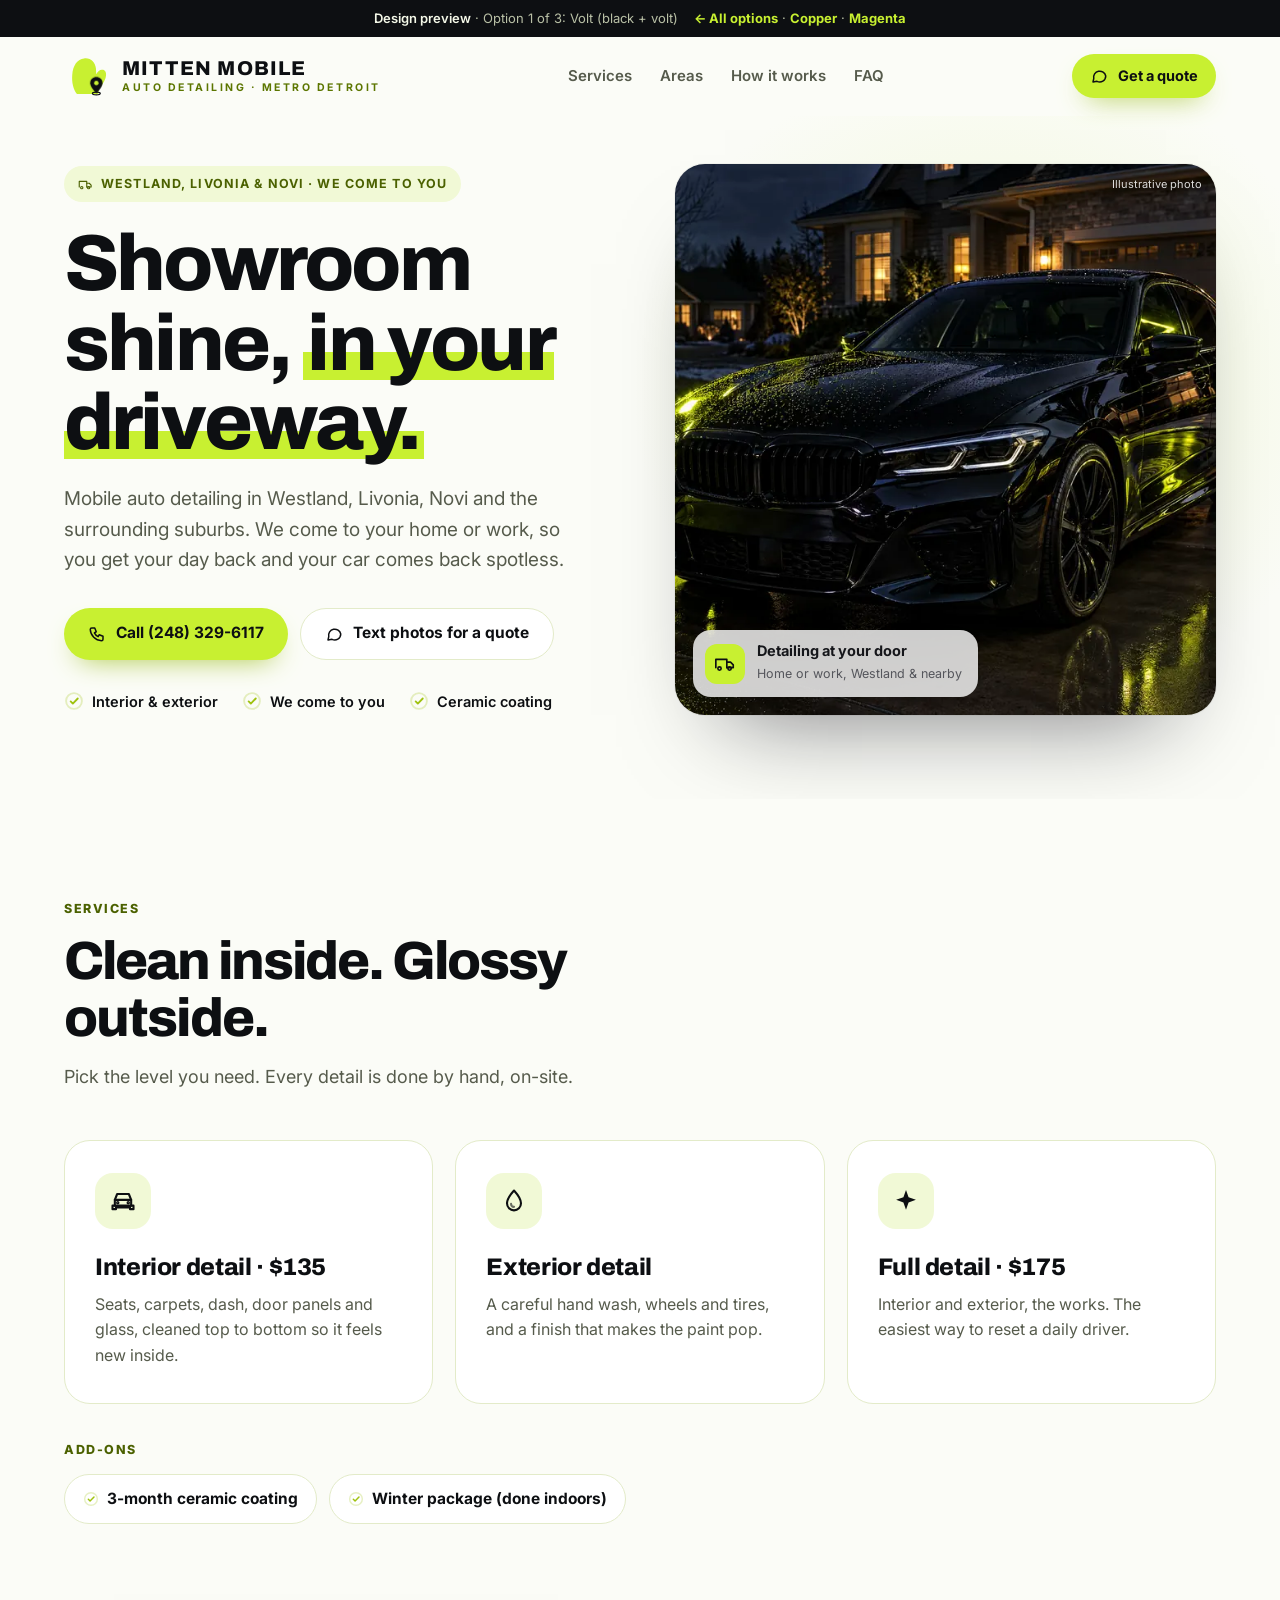
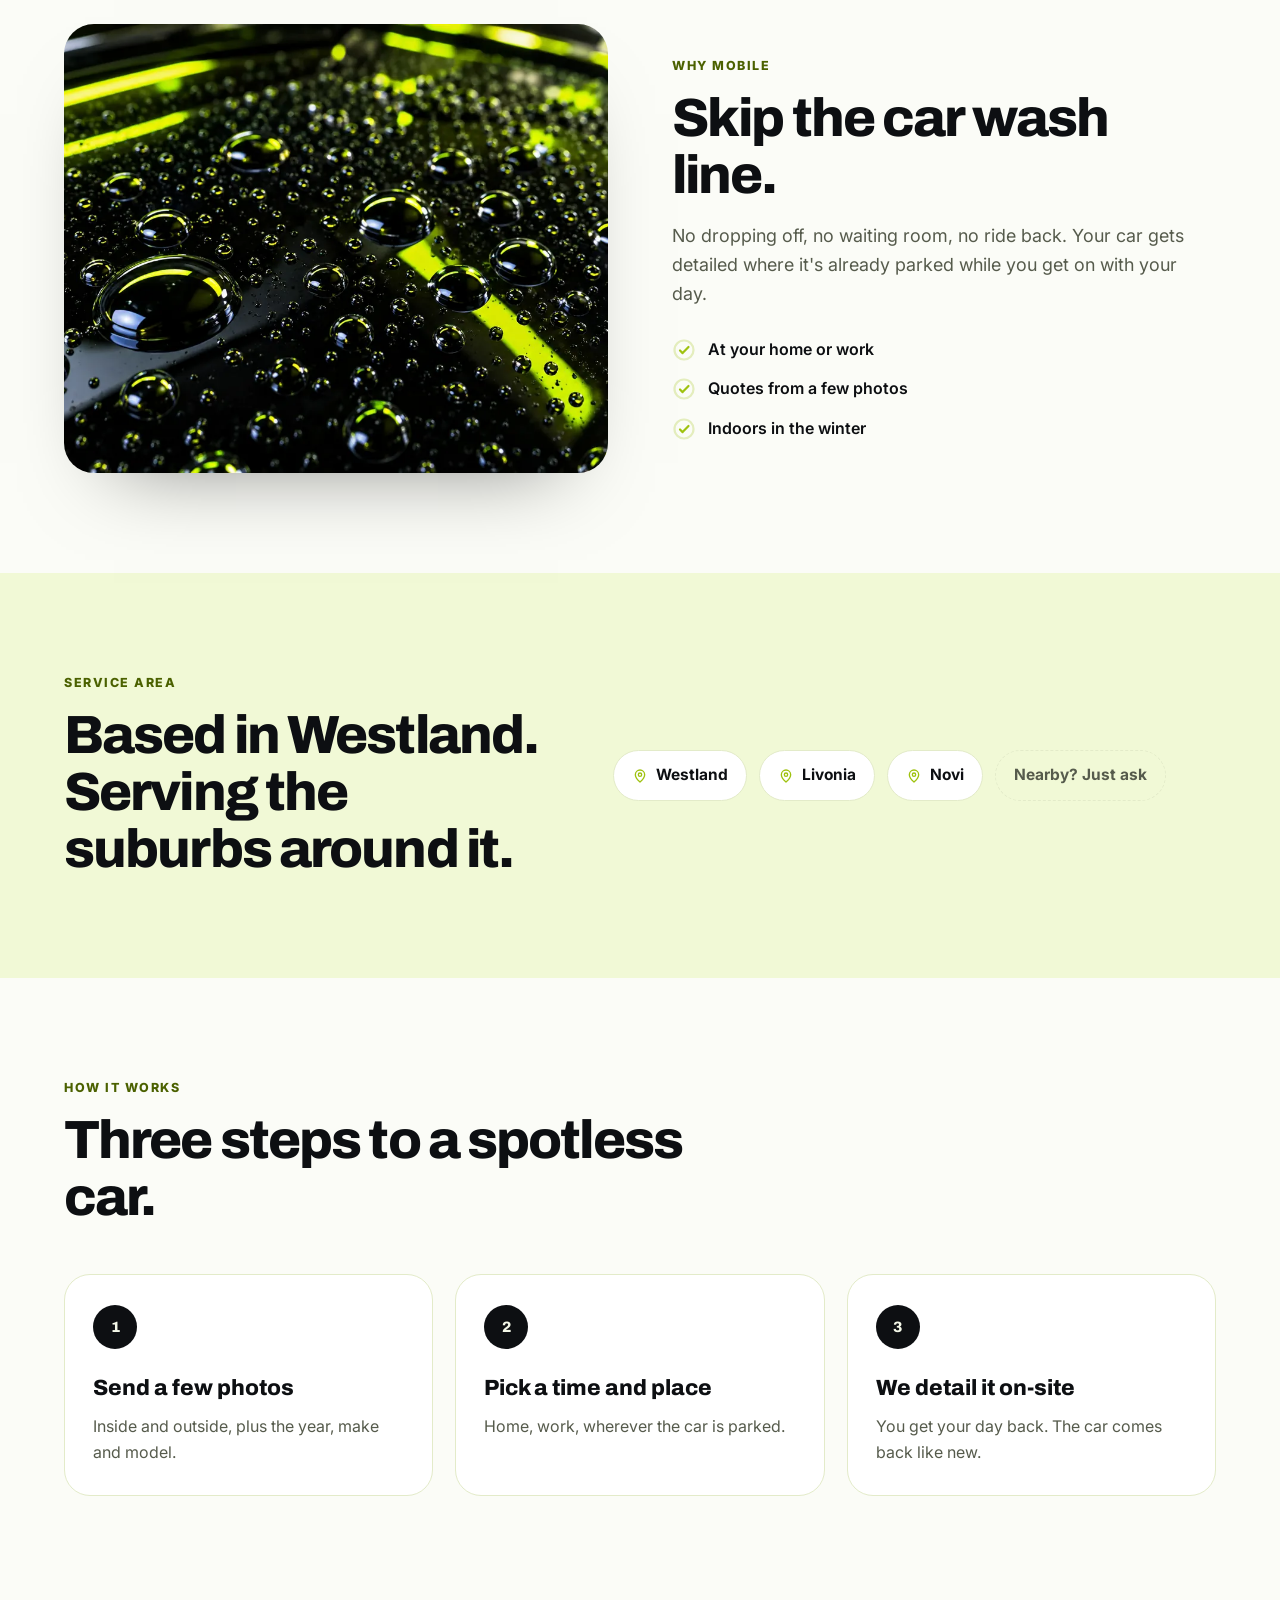
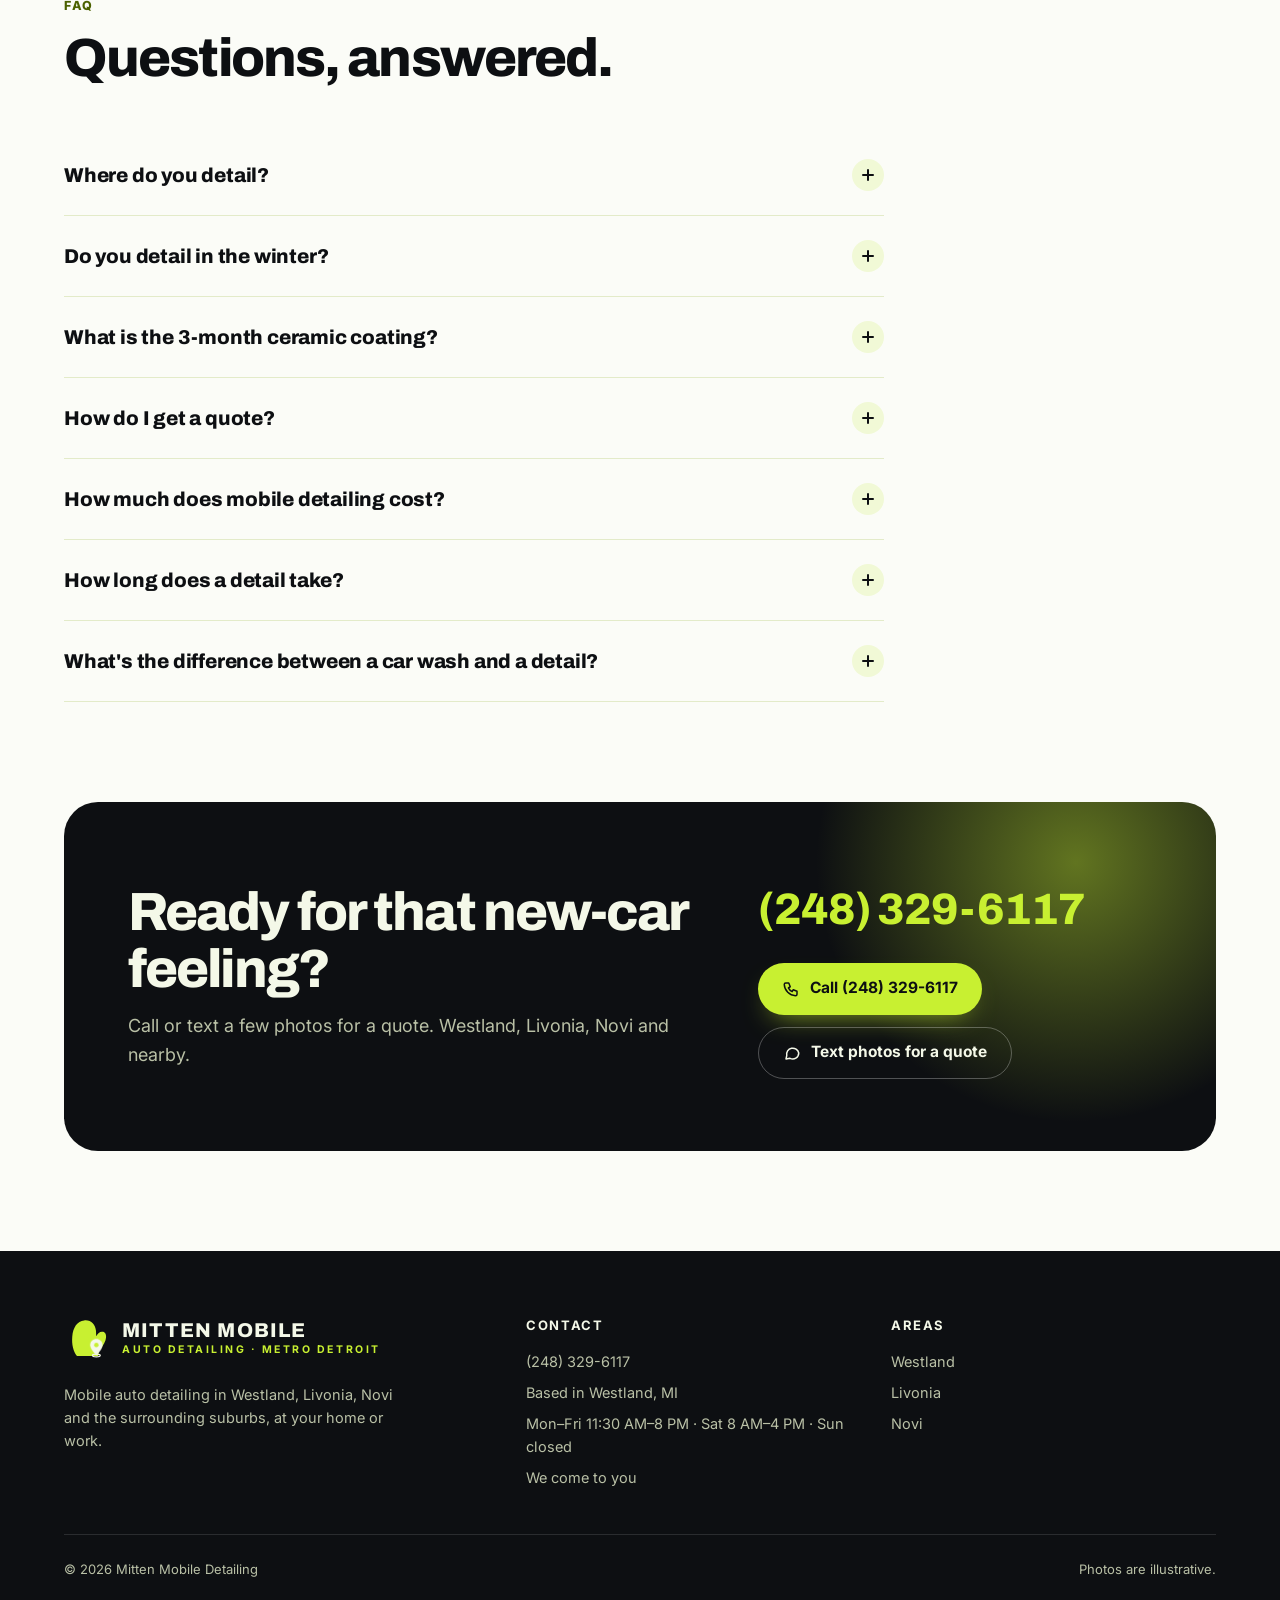
<file: volt.html>
<!doctype html>
<html lang="en">
<head>
<meta charset="utf-8">
<meta name="viewport" content="width=device-width, initial-scale=1, viewport-fit=cover">
<meta name="robots" content="noindex, nofollow">
<meta name="theme-color" content="#0d0f12">
<title>Mitten Mobile Detailing | Mobile Auto Detailing in Westland, Livonia &amp; Novi</title>
<meta name="description" content="Mobile car detailing that comes to you in Westland, Livonia, Novi and the surrounding suburbs. Interior, exterior and full details, ceramic coating, and an indoor winter package.">
<link rel="preconnect" href="https://fonts.googleapis.com"><link rel="preconnect" href="https://fonts.gstatic.com" crossorigin>
<link rel="stylesheet" href="https://fonts.googleapis.com/css2?family=Archivo:wght@600;700;800&family=Inter:wght@400;500;600;700;800&display=swap">
<link rel="stylesheet" href="styles.css">
<link rel="preload" as="image" href="assets/hero-volt-900.webp" fetchpriority="high">
<script>document.documentElement.classList.add('js')</script>
<script src="site.js" defer></script>
<script type="application/ld+json">{"@context": "https://schema.org", "@type": "AutoWash", "name": "Mitten Mobile Detailing", "description": "Mobile auto detailing based in Westland, Michigan, serving Livonia, Novi and the surrounding suburbs: interior, exterior and full details, a 3-month ceramic coating, and an indoor winter package.", "address": {"@type": "PostalAddress", "addressLocality": "Westland", "addressRegion": "MI", "addressCountry": "US"}, "areaServed": [{"@type": "City", "name": "Westland"}, {"@type": "City", "name": "Livonia"}, {"@type": "City", "name": "Novi"}], "openingHoursSpecification": [{"@type": "OpeningHoursSpecification", "dayOfWeek": ["Monday", "Tuesday", "Wednesday", "Thursday", "Friday"], "opens": "11:30", "closes": "20:00"}, {"@type": "OpeningHoursSpecification", "dayOfWeek": ["Saturday"], "opens": "08:00", "closes": "16:00"}], "knowsAbout": ["Mobile auto detailing", "Interior detail", "Exterior detail", "Full detail", "3-month ceramic coating", "Winter package (done indoors)"], "telephone": "+12483296117"}</script>
<script type="application/ld+json">{"@context": "https://schema.org", "@type": "FAQPage", "mainEntity": [{"@type": "Question", "name": "Where do you detail?", "acceptedAnswer": {"@type": "Answer", "text": "Mitten Mobile Detailing is based in Westland and serves Livonia, Novi and the surrounding suburbs. We come to your home or work, wherever the car is parked (with the property owner's OK). Not sure if you're in range? Just ask."}}, {"@type": "Question", "name": "Do you detail in the winter?", "acceptedAnswer": {"@type": "Answer", "text": "Yes. The winter package is done indoors, so nothing freezes, and your car still gets the full treatment when it's cold out."}}, {"@type": "Question", "name": "What is the 3-month ceramic coating?", "acceptedAnswer": {"@type": "Answer", "text": "An affordable ceramic coating that protects your paint and keeps it glossy, with water beading right off, for about three months. A great way to keep that freshly detailed look between details."}}, {"@type": "Question", "name": "How do I get a quote?", "acceptedAnswer": {"@type": "Answer", "text": "Send a few photos of the inside and outside of your car, plus the year, make and model. That's enough for an accurate quote."}}, {"@type": "Question", "name": "How much does mobile detailing cost?", "acceptedAnswer": {"@type": "Answer", "text": "An interior detail is $135, and the full interior and exterior package is $175. Ask about the 3-month ceramic coating and the winter package. Call or text (248) 329-6117 with a few photos for an exact quote."}}, {"@type": "Question", "name": "How long does a detail take?", "acceptedAnswer": {"@type": "Answer", "text": "It depends on the size of the vehicle and its condition. You'll get a time estimate with your quote."}}, {"@type": "Question", "name": "What's the difference between a car wash and a detail?", "acceptedAnswer": {"@type": "Answer", "text": "A wash cleans the surface. A detail goes further, inside and out: seats, carpets, glass, wheels and the paint finish, done by hand."}}]}</script>
</head>
<body class="p-volt">
<a class="skip" href="#main">Skip to content</a>
<div class="preview-bar"><span><strong>Design preview</strong> · Option 1 of 3: Volt (black + volt)</span><span><a href="index.html">← All options</a> · <a href="copper.html">Copper</a> · <a href="magenta.html">Magenta</a></span></div>
<header class="top"><div class="wrap">
<a class="brand" href="#top" aria-label="Mitten Mobile home"><svg class="mark mark-pin" viewBox="0 0 64 64" aria-hidden="true" focusable="false">
<path d="M18 57C13 51 10.5 41 11.5 30C12.5 17 18.5 8.5 28 7.5C37.5 6.5 43.5 12.5 44.5 22L44.8 29.5C47 24.8 50.8 22.3 54.6 23.4C58.6 24.6 59.6 30 57.6 35.6C55.6 41.4 51.6 46.4 48.6 50.4L47.6 57Z" style="fill:var(--l-main)"/>
<ellipse class="ring" cx="45" cy="56.4" rx="5.5" ry="1.9" fill="none" style="stroke:var(--l-ink)" stroke-width="1.6"/>
<g class="pin"><path d="M45 33.5c-4.8 0-8.6 3.7-8.6 8.2 0 6 8.6 14.3 8.6 14.3s8.6-8.3 8.6-14.3c0-4.5-3.8-8.2-8.6-8.2z" style="fill:var(--l-ink)"/>
<circle cx="45" cy="41.8" r="3.1" style="fill:var(--l-main)"/></g>
</svg><span class="wm"><span class="wm-1">Mitten Mobile</span><span class="wm-2">Auto Detailing · Metro Detroit</span></span></a>
<nav class="main-nav" aria-label="Main"><a href="#services">Services</a><a href="#areas">Areas</a><a href="#how">How it works</a><a href="#faq">FAQ</a></nav>
<a class="btn btn-primary btn-sm" href="#quote"><svg viewBox="0 0 24 24" fill="none" stroke="currentColor" stroke-width="2" stroke-linecap="round" stroke-linejoin="round" aria-hidden="true"><path d="M21 12a8 8 0 0 1-11.6 7.1L4 20l1-4.6A8 8 0 1 1 21 12Z"/></svg>Get a quote</a>
</div></header>
<main id="main">
<section class="hero" id="top"><div class="wrap">
<div class="hero-copy">
<span class="eyebrow reveal"><svg viewBox="0 0 24 24" fill="none" stroke="currentColor" stroke-width="1.8" stroke-linecap="round" stroke-linejoin="round" aria-hidden="true"><path d="M2 16V7h12v9"/><path d="M14 10h4l3 3v3h-7"/><circle cx="6" cy="17" r="1.8"/><circle cx="17" cy="17" r="1.8"/></svg><span><span class="long">Westland, Livonia &amp; Novi</span><span class="short">Westland &amp; nearby</span> · We come to you</span></span>
<h1 class="reveal d1">Showroom shine, <em>in your driveway.</em></h1>
<p class="lede reveal d2">Mobile auto detailing in Westland, Livonia, Novi and the surrounding suburbs. We come to your home or work, so you get your day back and your car comes back spotless.</p>
<div class="cta-row reveal d2"><a class="btn btn-primary" href="tel:+12483296117"><svg viewBox="0 0 24 24" fill="none" stroke="currentColor" stroke-width="2" stroke-linecap="round" stroke-linejoin="round" aria-hidden="true"><path d="M5 4h4l2 5-2.5 1.5a11 11 0 0 0 5 5L15 13l5 2v4a2 2 0 0 1-2 2A16 16 0 0 1 3 6a2 2 0 0 1 2-2"/></svg>Call (248) 329-6117</a><a class="btn btn-ghost" href="sms:+12483296117"><svg viewBox="0 0 24 24" fill="none" stroke="currentColor" stroke-width="2" stroke-linecap="round" stroke-linejoin="round" aria-hidden="true"><path d="M21 12a8 8 0 0 1-11.6 7.1L4 20l1-4.6A8 8 0 1 1 21 12Z"/></svg>Text photos for a quote</a></div>
<ul class="ticks reveal d2"><li><svg viewBox="0 0 24 24" fill="none" stroke="currentColor" stroke-width="2.2" stroke-linecap="round" stroke-linejoin="round" aria-hidden="true"><circle cx="12" cy="12" r="9.5" opacity=".25"/><path d="m8 12.5 2.6 2.6L16.5 9"/></svg>Interior &amp; exterior</li><li><svg viewBox="0 0 24 24" fill="none" stroke="currentColor" stroke-width="2.2" stroke-linecap="round" stroke-linejoin="round" aria-hidden="true"><circle cx="12" cy="12" r="9.5" opacity=".25"/><path d="m8 12.5 2.6 2.6L16.5 9"/></svg>We come to you</li><li><svg viewBox="0 0 24 24" fill="none" stroke="currentColor" stroke-width="2.2" stroke-linecap="round" stroke-linejoin="round" aria-hidden="true"><circle cx="12" cy="12" r="9.5" opacity=".25"/><path d="m8 12.5 2.6 2.6L16.5 9"/></svg>Ceramic coating</li></ul>
</div>
<figure class="hero-media reveal">
<img src="assets/hero-volt-900.webp" srcset="assets/hero-volt-900.webp 900w, assets/hero-volt-1600.webp 1600w" sizes="(max-width: 980px) 100vw, 560px" width="1600" height="1195" alt="Freshly detailed glossy black sedan in a driveway at night, lit by a work light" fetchpriority="high">
<div class="float-card"><span class="fc-icon"><svg viewBox="0 0 24 24" fill="none" stroke="currentColor" stroke-width="1.8" stroke-linecap="round" stroke-linejoin="round" aria-hidden="true"><path d="M2 16V7h12v9"/><path d="M14 10h4l3 3v3h-7"/><circle cx="6" cy="17" r="1.8"/><circle cx="17" cy="17" r="1.8"/></svg></span><div><strong>Detailing at your door</strong><span>Home or work, Westland &amp; nearby</span></div></div>
<figcaption>Illustrative photo</figcaption>
</figure>
</div></section>

<section class="section" id="services"><div class="wrap">
<div class="section-head reveal"><p class="kicker">Services</p><h2>Clean inside. Glossy outside.</h2><p>Pick the level you need. Every detail is done by hand, on-site.</p></div>
<div class="cards"><article class="card reveal"><div class="ic"><svg viewBox="0 0 24 24" fill="none" stroke="currentColor" stroke-width="1.8" stroke-linecap="round" stroke-linejoin="round" aria-hidden="true"><path d="M5 16V11l2-5h10l2 5v5"/><path d="M3 16h18v3h-3v-1.5H6V19H3z"/><path d="M5 11h14"/><circle cx="7.5" cy="13.5" r=".6"/><circle cx="16.5" cy="13.5" r=".6"/></svg></div><h3>Interior detail · $135</h3><p>Seats, carpets, dash, door panels and glass, cleaned top to bottom so it feels new inside.</p></article><article class="card reveal d1"><div class="ic"><svg viewBox="0 0 24 24" fill="none" stroke="currentColor" stroke-width="1.8" stroke-linecap="round" stroke-linejoin="round" aria-hidden="true"><path d="M12 3s-6 6.6-6 11a6 6 0 0 0 12 0c0-4.4-6-11-6-11z"/><path d="M9.5 14.5a2.6 2.6 0 0 0 2.5 2.5" opacity=".6"/></svg></div><h3>Exterior detail</h3><p>A careful hand wash, wheels and tires, and a finish that makes the paint pop.</p></article><article class="card reveal d2"><div class="ic"><svg viewBox="0 0 24 24" fill="currentColor" aria-hidden="true"><path d="M12 2.5l2.2 6.3 6.3 2.2-6.3 2.2L12 19.5l-2.2-6.3L3.5 11l6.3-2.2Z"/></svg></div><h3>Full detail · $175</h3><p>Interior and exterior, the works. The easiest way to reset a daily driver.</p></article></div>
<div class="specialty reveal"><p class="kicker">Add-ons</p><div class="pills"><span class="pill"><svg viewBox="0 0 24 24" fill="none" stroke="currentColor" stroke-width="2.2" stroke-linecap="round" stroke-linejoin="round" aria-hidden="true"><circle cx="12" cy="12" r="9.5" opacity=".25"/><path d="m8 12.5 2.6 2.6L16.5 9"/></svg>3-month ceramic coating</span><span class="pill"><svg viewBox="0 0 24 24" fill="none" stroke="currentColor" stroke-width="2.2" stroke-linecap="round" stroke-linejoin="round" aria-hidden="true"><circle cx="12" cy="12" r="9.5" opacity=".25"/><path d="m8 12.5 2.6 2.6L16.5 9"/></svg>Winter package (done indoors)</span></div></div>
</div></section>

<section class="section" style="padding-top:0"><div class="wrap split">
<div class="split-media reveal"><img src="assets/detail-volt-1000.webp" width="1000" height="753" loading="lazy" alt="Water beading on freshly waxed black paint"></div>
<div class="reveal d1"><p class="kicker">Why mobile</p><h2>Skip the car wash line.</h2><p class="body">No dropping off, no waiting room, no ride back. Your car gets detailed where it's already parked while you get on with your day.</p>
<ul class="checks"><li><svg viewBox="0 0 24 24" fill="none" stroke="currentColor" stroke-width="2.2" stroke-linecap="round" stroke-linejoin="round" aria-hidden="true"><circle cx="12" cy="12" r="9.5" opacity=".25"/><path d="m8 12.5 2.6 2.6L16.5 9"/></svg>At your home or work</li><li><svg viewBox="0 0 24 24" fill="none" stroke="currentColor" stroke-width="2.2" stroke-linecap="round" stroke-linejoin="round" aria-hidden="true"><circle cx="12" cy="12" r="9.5" opacity=".25"/><path d="m8 12.5 2.6 2.6L16.5 9"/></svg>Quotes from a few photos</li><li><svg viewBox="0 0 24 24" fill="none" stroke="currentColor" stroke-width="2.2" stroke-linecap="round" stroke-linejoin="round" aria-hidden="true"><circle cx="12" cy="12" r="9.5" opacity=".25"/><path d="m8 12.5 2.6 2.6L16.5 9"/></svg>Indoors in the winter</li></ul></div>
</div></section>

<section class="section areas" id="areas"><div class="wrap">
<div class="reveal"><p class="kicker">Service area</p><h2>Based in Westland. Serving the suburbs around it.</h2></div>
<div class="pills reveal d1"><span class="pill"><svg viewBox="0 0 24 24" fill="none" stroke="currentColor" stroke-width="2" stroke-linecap="round" stroke-linejoin="round" aria-hidden="true"><path d="M19 10c0 5-7 11-7 11S5 15 5 10a7 7 0 1 1 14 0Z"/><circle cx="12" cy="10" r="2.5"/></svg>Westland</span><span class="pill"><svg viewBox="0 0 24 24" fill="none" stroke="currentColor" stroke-width="2" stroke-linecap="round" stroke-linejoin="round" aria-hidden="true"><path d="M19 10c0 5-7 11-7 11S5 15 5 10a7 7 0 1 1 14 0Z"/><circle cx="12" cy="10" r="2.5"/></svg>Livonia</span><span class="pill"><svg viewBox="0 0 24 24" fill="none" stroke="currentColor" stroke-width="2" stroke-linecap="round" stroke-linejoin="round" aria-hidden="true"><path d="M19 10c0 5-7 11-7 11S5 15 5 10a7 7 0 1 1 14 0Z"/><circle cx="12" cy="10" r="2.5"/></svg>Novi</span><span class="pill more">Nearby? Just ask</span></div>
</div></section>

<section class="section" id="how"><div class="wrap">
<div class="section-head reveal"><p class="kicker">How it works</p><h2>Three steps to a spotless car.</h2></div>
<div class="steps">
<div class="step reveal"><span class="n">1</span><h3>Send a few photos</h3><p>Inside and outside, plus the year, make and model.</p></div>
<div class="step reveal d1"><span class="n">2</span><h3>Pick a time and place</h3><p>Home, work, wherever the car is parked.</p></div>
<div class="step reveal d2"><span class="n">3</span><h3>We detail it on-site</h3><p>You get your day back. The car comes back like new.</p></div>
</div>
</div></section>

<section class="section" id="faq" style="padding-top:0"><div class="wrap">
<div class="section-head reveal"><p class="kicker">FAQ</p><h2>Questions, answered.</h2></div>
<div class="faq reveal"><details><summary>Where do you detail?<span class="pm" aria-hidden="true"></span></summary><p>Mitten Mobile Detailing is based in Westland and serves Livonia, Novi and the surrounding suburbs. We come to your home or work, wherever the car is parked (with the property owner&#x27;s OK). Not sure if you&#x27;re in range? Just ask.</p></details><details><summary>Do you detail in the winter?<span class="pm" aria-hidden="true"></span></summary><p>Yes. The winter package is done indoors, so nothing freezes, and your car still gets the full treatment when it&#x27;s cold out.</p></details><details><summary>What is the 3-month ceramic coating?<span class="pm" aria-hidden="true"></span></summary><p>An affordable ceramic coating that protects your paint and keeps it glossy, with water beading right off, for about three months. A great way to keep that freshly detailed look between details.</p></details><details><summary>How do I get a quote?<span class="pm" aria-hidden="true"></span></summary><p>Send a few photos of the inside and outside of your car, plus the year, make and model. That&#x27;s enough for an accurate quote.</p></details><details><summary>How much does mobile detailing cost?<span class="pm" aria-hidden="true"></span></summary><p>An interior detail is $135, and the full interior and exterior package is $175. Ask about the 3-month ceramic coating and the winter package. Call or text (248) 329-6117 with a few photos for an exact quote.</p></details><details><summary>How long does a detail take?<span class="pm" aria-hidden="true"></span></summary><p>It depends on the size of the vehicle and its condition. You&#x27;ll get a time estimate with your quote.</p></details><details><summary>What&#x27;s the difference between a car wash and a detail?<span class="pm" aria-hidden="true"></span></summary><p>A wash cleans the surface. A detail goes further, inside and out: seats, carpets, glass, wheels and the paint finish, done by hand.</p></details></div>
</div></section>

<section class="wrap" id="quote"><div class="cta-band reveal">
<div><h2>Ready for that new-car feeling?</h2><p>Call or text a few photos for a quote. Westland, Livonia, Novi and nearby.</p></div>
<div><a class="phone" href="tel:+12483296117">(248) 329-6117</a><div class="cta-actions"><a class="btn btn-primary" href="tel:+12483296117"><svg viewBox="0 0 24 24" fill="none" stroke="currentColor" stroke-width="2" stroke-linecap="round" stroke-linejoin="round" aria-hidden="true"><path d="M5 4h4l2 5-2.5 1.5a11 11 0 0 0 5 5L15 13l5 2v4a2 2 0 0 1-2 2A16 16 0 0 1 3 6a2 2 0 0 1 2-2"/></svg>Call (248) 329-6117</a><a class="btn btn-ghost" href="sms:+12483296117"><svg viewBox="0 0 24 24" fill="none" stroke="currentColor" stroke-width="2" stroke-linecap="round" stroke-linejoin="round" aria-hidden="true"><path d="M21 12a8 8 0 0 1-11.6 7.1L4 20l1-4.6A8 8 0 1 1 21 12Z"/></svg>Text photos for a quote</a></div></div>
</div></section>
</main>

<footer class="foot"><div class="wrap">
<div class="grid">
<div class="on-dark"><a class="brand" href="#top" aria-label="Mitten Mobile home"><svg class="mark mark-pin" viewBox="0 0 64 64" aria-hidden="true" focusable="false">
<path d="M18 57C13 51 10.5 41 11.5 30C12.5 17 18.5 8.5 28 7.5C37.5 6.5 43.5 12.5 44.5 22L44.8 29.5C47 24.8 50.8 22.3 54.6 23.4C58.6 24.6 59.6 30 57.6 35.6C55.6 41.4 51.6 46.4 48.6 50.4L47.6 57Z" style="fill:var(--l-main)"/>
<ellipse class="ring" cx="45" cy="56.4" rx="5.5" ry="1.9" fill="none" style="stroke:var(--l-ink)" stroke-width="1.6"/>
<g class="pin"><path d="M45 33.5c-4.8 0-8.6 3.7-8.6 8.2 0 6 8.6 14.3 8.6 14.3s8.6-8.3 8.6-14.3c0-4.5-3.8-8.2-8.6-8.2z" style="fill:var(--l-ink)"/>
<circle cx="45" cy="41.8" r="3.1" style="fill:var(--l-main)"/></g>
</svg><span class="wm"><span class="wm-1">Mitten Mobile</span><span class="wm-2">Auto Detailing · Metro Detroit</span></span></a><p>Mobile auto detailing in Westland, Livonia, Novi and the surrounding suburbs, at your home or work.</p></div>
<div><h4>Contact</h4><ul><li>(248) 329-6117</li><li>Based in Westland, MI</li><li>Mon–Fri 11:30 AM–8 PM · Sat 8 AM–4 PM · Sun closed</li><li>We come to you</li></ul></div>
<div><h4>Areas</h4><ul><li>Westland</li><li>Livonia</li><li>Novi</li></ul></div>
</div>
<div class="fine"><span>© <span data-year>2026</span> Mitten Mobile Detailing</span><span>Photos are illustrative.</span></div>
</div></footer>
<div class="callbar"><a class="btn btn-primary" href="tel:+12483296117"><svg viewBox="0 0 24 24" fill="none" stroke="currentColor" stroke-width="2" stroke-linecap="round" stroke-linejoin="round" aria-hidden="true"><path d="M5 4h4l2 5-2.5 1.5a11 11 0 0 0 5 5L15 13l5 2v4a2 2 0 0 1-2 2A16 16 0 0 1 3 6a2 2 0 0 1 2-2"/></svg>Call</a><a class="btn btn-ghost" href="sms:+12483296117"><svg viewBox="0 0 24 24" fill="none" stroke="currentColor" stroke-width="2" stroke-linecap="round" stroke-linejoin="round" aria-hidden="true"><path d="M21 12a8 8 0 0 1-11.6 7.1L4 20l1-4.6A8 8 0 1 1 21 12Z"/></svg>Text</a></div>
</body>
</html>
</file>
<file: styles.css>
/* Mitten Mobile: one layout, three palettes. Palette = a class on <body>. */
.p-volt{--ink:#0d0f12;--ink-2:#1b1f24;--accent:#c8f031;--accent-strong:#9fc20f;--on-accent:#0d0f12;--pop:#c8f031;--soft:#f1f9d6;--surface:#fbfcf7;--card:#fff;--line:#e3ebc9;--muted:#565b4c;--on-dark:#f4f8e8;--on-dark-muted:#b9c0a6;--eyebrow:#4b6100;--wm2:#5c7600;
  --f-display:'Archivo',system-ui,sans-serif;--f-body:'Inter',system-ui,sans-serif;--h-weight:800;--h-track:-.035em;
  --l-ink:#0d0f12;--l-main:#c8f031;--l-hi:#c8f031;--l-soft:#f4fbdc;--l-spark:#fff}
.p-copper{--ink:#1f1c1a;--ink-2:#2e2926;--accent:#c2561d;--accent-strong:#a5450f;--on-accent:#fff;--pop:#f28c4b;--soft:#fcebdf;--surface:#fffaf6;--card:#fff;--line:#f0dccd;--muted:#5e534b;--on-dark:#fff6ef;--on-dark-muted:#cdb9aa;--eyebrow:#9a420f;--wm2:#c2561d;
  --f-display:'Barlow Condensed',system-ui,sans-serif;--f-body:'Barlow',system-ui,sans-serif;--h-weight:700;--h-track:0;
  --l-ink:#1f1c1a;--l-main:#e0702f;--l-hi:#f28c4b;--l-soft:#fde3d1;--l-spark:#fff}
.p-magenta{--ink:#1c0f18;--ink-2:#2c1726;--accent:#d3176d;--accent-strong:#b40f5b;--on-accent:#fff;--pop:#ff6aae;--soft:#fde6f1;--surface:#fff8fb;--card:#fff;--line:#f5d2e2;--muted:#62525c;--on-dark:#fff3f8;--on-dark-muted:#d9b8c8;--eyebrow:#a50f57;--wm2:#d3176d;
  --f-display:'Bricolage Grotesque',system-ui,sans-serif;--f-body:'DM Sans',system-ui,sans-serif;--h-weight:700;--h-track:-.03em;
  --l-ink:#1c0f18;--l-main:#e01f78;--l-hi:#ff6aae;--l-soft:#fde3ef;--l-spark:#fff}
.p-copper h1,.p-copper h2,.p-copper .wm-1{text-transform:uppercase}
.p-copper h1{font-size:clamp(52px,7vw,92px);line-height:.95}
.p-magenta h1 em{font-style:normal}
.p-volt .on-dark .mark-pin .pin,.p-volt .on-dark .mark-drop rect{fill:#c8f031}
.on-dark{--l-ink:var(--on-dark);--l-soft:rgba(255,255,255,.14);--wm2:var(--pop)}

*{box-sizing:border-box}
html{scroll-behavior:smooth;scroll-padding-top:90px}
body{margin:0;font-family:var(--f-body);color:var(--ink);background:var(--surface);line-height:1.6;font-size:16px;-webkit-font-smoothing:antialiased;text-rendering:optimizeLegibility}
img{max-width:100%;display:block}
a{color:inherit}
:focus-visible{outline:3px solid var(--accent);outline-offset:3px;border-radius:6px}
h1,h2,h3,p{margin:0}
.wrap{max-width:1200px;margin:0 auto;padding:0 24px}
.skip{position:absolute;left:-999px;top:8px;background:var(--ink);color:var(--on-dark);padding:10px 14px;border-radius:8px;z-index:50}
.skip:focus{left:12px}

/* preview bar (remove at launch) */
.preview-bar{background:var(--ink);color:var(--on-dark-muted);font-size:13px;display:flex;justify-content:center;flex-wrap:wrap;gap:6px 16px;padding:8px 16px;text-align:center}
.preview-bar strong{color:var(--on-dark);font-weight:600}
.preview-bar a{color:var(--pop);font-weight:700;text-decoration:none}

/* header */
.top{position:sticky;top:0;z-index:30;background:color-mix(in srgb,var(--surface) 85%,transparent);-webkit-backdrop-filter:saturate(1.4) blur(14px);backdrop-filter:saturate(1.4) blur(14px);border-bottom:1px solid transparent;transition:border-color .25s,box-shadow .25s}
.top.scrolled{border-color:var(--line);box-shadow:0 10px 30px -24px rgba(0,0,0,.4)}
.top .wrap{display:flex;align-items:center;justify-content:space-between;gap:20px;height:78px}
.brand{display:inline-flex;align-items:center;gap:12px;text-decoration:none;color:var(--l-ink)}
.brand .mark{width:46px;height:46px;flex:none}
.brand-img img{height:76px;width:auto;display:block}
.foot .brand-img img{height:120px}
.wm{display:flex;flex-direction:column;line-height:1;white-space:nowrap}
.wm-1{font-family:var(--f-display);font-weight:var(--h-weight);font-size:22px;letter-spacing:-.01em}
.wm-2{font-family:var(--f-body);font-size:10.5px;font-weight:700;letter-spacing:.24em;text-transform:uppercase;margin-top:5px;color:var(--wm2)}
.p-volt .wm-1{text-transform:uppercase;letter-spacing:.06em;font-size:20px}
.p-magenta .wm-1{font-size:24px;font-weight:600;letter-spacing:-.015em}
.main-nav{display:flex;gap:28px;font-size:15px;font-weight:600}
.main-nav a{text-decoration:none;color:var(--muted);transition:color .2s}
.main-nav a:hover{color:var(--ink)}

/* buttons */
.btn{display:inline-flex;align-items:center;justify-content:center;gap:10px;min-height:52px;padding:0 24px;border-radius:999px;font-weight:700;font-size:15.5px;text-decoration:none;white-space:nowrap;transition:transform .2s ease,box-shadow .2s ease,background-color .2s ease,border-color .2s}
.btn svg{width:18px;height:18px;flex:none}
.btn-primary{background:var(--accent);color:var(--on-accent);box-shadow:0 12px 28px -14px color-mix(in srgb,var(--accent) 80%,#000)}
.btn-primary:hover{background:var(--accent-strong);transform:translateY(-2px);box-shadow:0 18px 34px -16px color-mix(in srgb,var(--accent) 80%,#000)}
.btn-ghost{background:var(--card);border:1.5px solid var(--line);color:var(--ink)}
.btn-ghost:hover{border-color:var(--ink);transform:translateY(-2px)}
.btn-sm{min-height:44px;padding:0 18px;font-size:14.5px}

/* hero */
.hero{position:relative;overflow:hidden;padding:48px 0 84px;isolation:isolate}
.hero::before{content:"";position:absolute;z-index:-1;right:-15%;top:-25%;width:75%;height:130%;background:radial-gradient(closest-side,var(--soft),transparent 75%)}
.hero .wrap{display:grid;grid-template-columns:1.02fr 1fr;gap:60px;align-items:center}
.eyebrow{display:inline-flex;align-items:center;gap:8px;font-size:12.5px;font-weight:700;letter-spacing:.09em;text-transform:uppercase;color:var(--eyebrow);background:var(--soft);padding:8px 14px;border-radius:999px}
.eyebrow svg{width:15px;height:15px}
.eyebrow .short{display:none}
h1{font-family:var(--f-display);font-weight:var(--h-weight);font-size:clamp(46px,6.2vw,80px);line-height:1;letter-spacing:var(--h-track);margin:22px 0 22px}
h1 em{font-style:normal}
.p-volt h1 em{background:linear-gradient(transparent 60%,var(--accent) 60%,var(--accent) 92%,transparent 92%);padding:0 .06em}
.p-copper h1 em{color:var(--accent)}
.p-magenta h1 em{font-style:italic;color:var(--accent);font-weight:500}
.lede{font-size:19px;line-height:1.6;color:var(--muted);max-width:520px}
.cta-row{display:flex;flex-wrap:wrap;gap:12px;margin-top:32px}
.ticks{display:flex;flex-wrap:wrap;gap:10px 24px;margin:30px 0 0;padding:0;list-style:none;font-size:14.5px;font-weight:600;color:var(--ink)}
.ticks li{display:flex;align-items:center;gap:8px}
.ticks svg{width:20px;height:20px;flex:none;color:var(--accent)}
.p-volt .ticks svg{color:var(--accent-strong)}
.hero-media{position:relative;margin:0;border-radius:30px;overflow:hidden;aspect-ratio:1/1.02;box-shadow:0 50px 90px -50px rgba(10,10,20,.55),0 0 0 1px rgba(0,0,0,.04)}
.hero-media img{width:100%;height:100%;object-fit:cover}
.hero-media::after{content:"";position:absolute;inset:0;background:linear-gradient(110deg,transparent 35%,rgba(255,255,255,.38) 50%,transparent 65%);transform:translateX(-120%);animation:cw-shine 1.8s .5s cubic-bezier(.4,0,.2,1) forwards;pointer-events:none}
@keyframes cw-shine{to{transform:translateX(120%)}}
.float-card{position:absolute;left:18px;bottom:18px;right:auto;display:flex;align-items:center;gap:12px;padding:12px 16px 12px 12px;border-radius:18px;background:rgba(255,255,255,.8);-webkit-backdrop-filter:blur(14px);backdrop-filter:blur(14px);box-shadow:0 18px 40px -20px rgba(0,0,0,.45);color:#15161a;animation:cw-float-in .8s 1s cubic-bezier(.2,.8,.2,1) both}
.float-card .fc-icon{width:40px;height:40px;border-radius:12px;display:grid;place-items:center;background:var(--accent);color:var(--on-accent)}
.float-card .fc-icon svg{width:22px;height:22px}
.float-card strong{display:block;font-size:14.5px;line-height:1.2}
.float-card span{font-size:12.5px;color:#55565c}
@keyframes cw-float-in{from{opacity:0;transform:translateY(14px)}to{opacity:1;transform:none}}
.hero-media figcaption{position:absolute;right:14px;top:12px;font-size:11px;color:rgba(255,255,255,.85);text-shadow:0 1px 6px rgba(0,0,0,.5)}

/* sections */
.section{padding:100px 0}
.kicker{font-size:12.5px;font-weight:800;letter-spacing:.12em;text-transform:uppercase;color:var(--eyebrow);margin-bottom:14px}
h2{font-family:var(--f-display);font-weight:var(--h-weight);font-size:clamp(34px,4.2vw,54px);line-height:1.06;letter-spacing:var(--h-track)}
.section-head{max-width:660px;margin-bottom:48px}
.section-head p:not(.kicker){color:var(--muted);font-size:18px;margin-top:16px}
.cards{display:grid;grid-template-columns:repeat(3,1fr);gap:22px}
.card{background:var(--card);border:1px solid var(--line);border-radius:26px;padding:32px 30px 34px;transition:transform .3s cubic-bezier(.2,.8,.2,1),box-shadow .3s,border-color .3s}
.card:hover{transform:translateY(-6px);box-shadow:0 30px 60px -38px rgba(0,0,0,.35);border-color:color-mix(in srgb,var(--accent) 45%,var(--line))}
.card .ic{width:56px;height:56px;border-radius:18px;display:grid;place-items:center;background:var(--soft);color:var(--ink);margin-bottom:24px}
.card .ic svg{width:28px;height:28px}
.card h3{font-family:var(--f-display);font-weight:var(--h-weight);font-size:24px;letter-spacing:-.015em;line-height:1.2;margin-bottom:10px}
.card p{color:var(--muted)}

.specialty{margin-top:36px}.specialty .kicker{margin-bottom:14px}.specialty .pill svg{color:var(--accent)}
.split{display:grid;grid-template-columns:1fr 1fr;gap:64px;align-items:center}
.split-media{border-radius:30px;overflow:hidden;aspect-ratio:4/3.3;box-shadow:0 40px 80px -50px rgba(0,0,0,.5)}
.split-media img{width:100%;height:100%;object-fit:cover;transition:transform 1.2s cubic-bezier(.2,.8,.2,1)}
.split-media:hover img{transform:scale(1.04)}
.split p.body{color:var(--muted);font-size:18px;margin-top:18px}
.checks{list-style:none;padding:0;margin:28px 0 0;display:grid;gap:14px}
.checks li{display:flex;gap:12px;align-items:flex-start;font-weight:600}
.checks svg{width:24px;height:24px;flex:none;color:var(--accent);margin-top:1px}
.p-volt .checks svg{color:var(--accent-strong)}

.areas{background:var(--soft)}
.areas .wrap{display:grid;grid-template-columns:.9fr 1.1fr;gap:56px;align-items:center}
.pills{display:flex;flex-wrap:wrap;gap:12px}
.pill{display:inline-flex;align-items:center;gap:8px;padding:12px 18px;border-radius:999px;background:var(--card);border:1px solid var(--line);font-weight:700;font-size:15.5px;transition:transform .2s,box-shadow .2s}
.pill:hover{transform:translateY(-2px);box-shadow:0 12px 24px -16px rgba(0,0,0,.35)}
.pill svg{width:16px;height:16px;color:var(--accent)}
.p-volt .pill svg{color:var(--accent-strong)}
.pill.more{background:transparent;border-style:dashed;color:var(--muted)}

.steps{display:grid;grid-template-columns:repeat(3,1fr);gap:22px;counter-reset:step}
.step{position:relative;padding:30px 28px;border-radius:26px;background:var(--card);border:1px solid var(--line)}
.step .n{font-family:var(--f-display);font-weight:var(--h-weight);font-size:15px;width:44px;height:44px;border-radius:50%;display:grid;place-items:center;background:var(--ink);color:var(--on-dark);margin-bottom:22px}
.step h3{font-family:var(--f-display);font-weight:var(--h-weight);font-size:22px;margin-bottom:8px}
.step p{color:var(--muted)}

.faq{max-width:820px}
.faq details{border-bottom:1px solid var(--line)}
.faq summary{list-style:none;cursor:pointer;display:flex;justify-content:space-between;align-items:center;gap:20px;padding:24px 0;font-family:var(--f-display);font-weight:var(--h-weight);font-size:20px;letter-spacing:-.01em}
.faq summary::-webkit-details-marker{display:none}
.faq summary .pm{position:relative;width:32px;height:32px;border-radius:50%;background:var(--soft);flex:none;transition:background .2s,transform .3s}
.faq summary .pm::before,.faq summary .pm::after{content:"";position:absolute;left:50%;top:50%;width:12px;height:2px;background:var(--ink);transform:translate(-50%,-50%);border-radius:2px;transition:transform .3s}
.faq summary .pm::after{transform:translate(-50%,-50%) rotate(90deg)}
.faq details[open] .pm{background:var(--accent)}
.faq details[open] .pm::after{transform:translate(-50%,-50%) rotate(0)}
.p-copper .faq details[open] .pm::before,.p-copper .faq details[open] .pm::after,.p-magenta .faq details[open] .pm::before,.p-magenta .faq details[open] .pm::after{background:#fff}
.faq details p{color:var(--muted);padding:0 52px 24px 0;font-size:17px}

.cta-band{position:relative;overflow:hidden;border-radius:34px;background:var(--ink);color:var(--on-dark);padding:72px 64px;display:grid;grid-template-columns:1.2fr .8fr;gap:40px;align-items:center;isolation:isolate}
.cta-band::before{content:"";position:absolute;z-index:-1;width:520px;height:520px;right:-120px;top:-200px;border-radius:50%;background:radial-gradient(closest-side,color-mix(in srgb,var(--pop) 45%,transparent),transparent);animation:cw-drift 12s ease-in-out infinite alternate}
@keyframes cw-drift{to{transform:translate(-60px,60px) scale(1.1)}}
.cta-band h2{color:var(--on-dark)}
.cta-band p{color:var(--on-dark-muted);font-size:18px;margin-top:14px}
.cta-band .phone{display:block;font-family:var(--f-display);font-weight:var(--h-weight);font-size:clamp(30px,3.6vw,44px);letter-spacing:-.02em;color:var(--pop);text-decoration:none;margin-bottom:18px;white-space:nowrap}
.cta-band .btn-ghost{background:transparent;color:var(--on-dark);border-color:rgba(255,255,255,.28)}
.cta-band .btn-ghost:hover{border-color:var(--on-dark)}
.p-copper .cta-band .btn-primary,.p-magenta .cta-band .btn-primary{background:var(--pop);color:var(--ink)}
.cta-actions{display:flex;flex-wrap:wrap;gap:12px}

.foot{background:var(--ink);color:var(--on-dark-muted);margin-top:100px;padding:64px 0 40px;font-size:14.5px}
.foot .grid{display:grid;grid-template-columns:1.3fr 1fr 1fr;gap:40px}
.foot .brand{color:var(--on-dark)}
.foot h4{margin:0 0 14px;color:var(--on-dark);font-size:13px;letter-spacing:.12em;text-transform:uppercase}
.foot a{color:var(--on-dark);text-decoration:none}
.foot a:hover{color:var(--pop)}
.foot p{margin-top:16px;max-width:340px}
.foot ul{list-style:none;margin:0;padding:0;display:grid;gap:8px}
.foot .fine{border-top:1px solid rgba(255,255,255,.12);margin-top:44px;padding-top:24px;display:flex;justify-content:space-between;flex-wrap:wrap;gap:12px;font-size:13px}

/* phone call bar: hidden until the hero buttons scroll away (always shown without JS) */
.callbar{display:none}

/* scroll reveal (only when JS is running) */
.js .reveal{opacity:0;transform:translateY(22px);transition:opacity .8s cubic-bezier(.2,.8,.2,1),transform .8s cubic-bezier(.2,.8,.2,1)}
.js .reveal.in{opacity:1;transform:none}
.js .reveal.d1{transition-delay:.08s}.js .reveal.d2{transition-delay:.16s}

@media (max-width:980px){
  .main-nav{display:none}
  .hero{padding:28px 0 64px}
  .hero .wrap,.split,.areas .wrap,.cta-band{grid-template-columns:1fr}
  .hero .wrap{gap:40px}
  .hero-media{aspect-ratio:4/3.2}
  .cards,.steps{grid-template-columns:1fr}
  .section{padding:72px 0}
  .split{gap:36px}
  .cta-band{padding:52px 32px}
  .foot .grid{grid-template-columns:1fr 1fr}
  .foot .grid>div:first-child{grid-column:1/-1}
}
@media (max-width:640px){
  .wrap{padding:0 18px}
  .top .wrap{height:68px}
  .brand .mark{width:40px;height:40px}
  .brand-img img{height:56px}
  .wm-1{font-size:19px}.p-volt .wm-1{font-size:17px}.p-magenta .wm-1{font-size:21px}
  .wm-2{font-size:9.5px;letter-spacing:.2em}
  .top .btn-sm{display:none}
  .lede{font-size:17.5px}
  .eyebrow .long{display:none}.eyebrow .short{display:inline}
  .cta-row .btn{flex:1 1 100%}
  .float-card{left:12px;bottom:12px}
  .faq summary{font-size:18px}
  .faq details p{padding-right:0}
  .cta-band{border-radius:26px;padding:44px 24px}
  .foot .grid{grid-template-columns:1fr}
  .callbar{display:grid;grid-template-columns:1fr 1fr;gap:10px;position:fixed;left:0;right:0;bottom:0;z-index:40;padding:10px 12px calc(10px + env(safe-area-inset-bottom));background:color-mix(in srgb,var(--surface) 90%,transparent);-webkit-backdrop-filter:blur(14px);backdrop-filter:blur(14px);border-top:1px solid var(--line)}
  .callbar .btn{min-height:50px;padding:0 12px}
  body{padding-bottom:76px}
  .js .callbar{transform:translateY(115%);transition:transform .35s cubic-bezier(.2,.8,.2,1)}
  .js.show-callbar .callbar{transform:none}
}
@media (prefers-reduced-motion:reduce){
  html{scroll-behavior:auto}
  *,*::before,*::after{animation:none!important;transition:none!important}
  .hero-media::after{display:none}
  .js .reveal{opacity:1;transform:none}
}

/* logo marks */
.mark-pin .pin{animation:mm-drop .9s cubic-bezier(.3,1.5,.5,1) .15s both}
.mark-pin .ring{transform-box:fill-box;transform-origin:center;animation:mm-ring 2.6s ease-out 1.1s infinite}
.mark-shine .gleam{animation:mm-gleam 5.5s ease-in-out .8s infinite}
.mark-drop .mline{stroke-dasharray:100;stroke-dashoffset:100;animation:mm-draw 1s .1s cubic-bezier(.65,.05,.25,1) forwards}
.mark-drop .drop{animation:mm-drip 3.2s ease-in 1.2s infinite}
.spark{transform-box:fill-box;transform-origin:center;animation:mm-twinkle 3.6s ease-in-out 1.2s infinite}
@keyframes mm-drop{from{transform:translateY(-18px);opacity:0}to{transform:none;opacity:1}}
@keyframes mm-ring{0%{transform:scale(.5);opacity:.9}100%{transform:scale(1.9);opacity:0}}
@keyframes mm-gleam{0%{transform:translateX(-30px)}24%,100%{transform:translateX(86px)}}
@keyframes mm-draw{to{stroke-dashoffset:0}}
@keyframes mm-drip{0%{transform:translateY(-3px);opacity:0}15%,55%{transform:none;opacity:1}85%{transform:translateY(12px);opacity:0}100%{opacity:0}}
@keyframes mm-twinkle{0%,100%{transform:scale(.85) rotate(0)}45%{transform:scale(1.2) rotate(45deg)}60%{transform:scale(.95) rotate(45deg)}}
@media (prefers-reduced-motion:reduce){.mark *{animation:none!important;stroke-dashoffset:0!important;opacity:1!important;transform:none!important}.mark-pin .ring{display:none}}


.phone.placeholder,.note{display:block;color:var(--on-dark-muted);font-style:italic}
</file>
